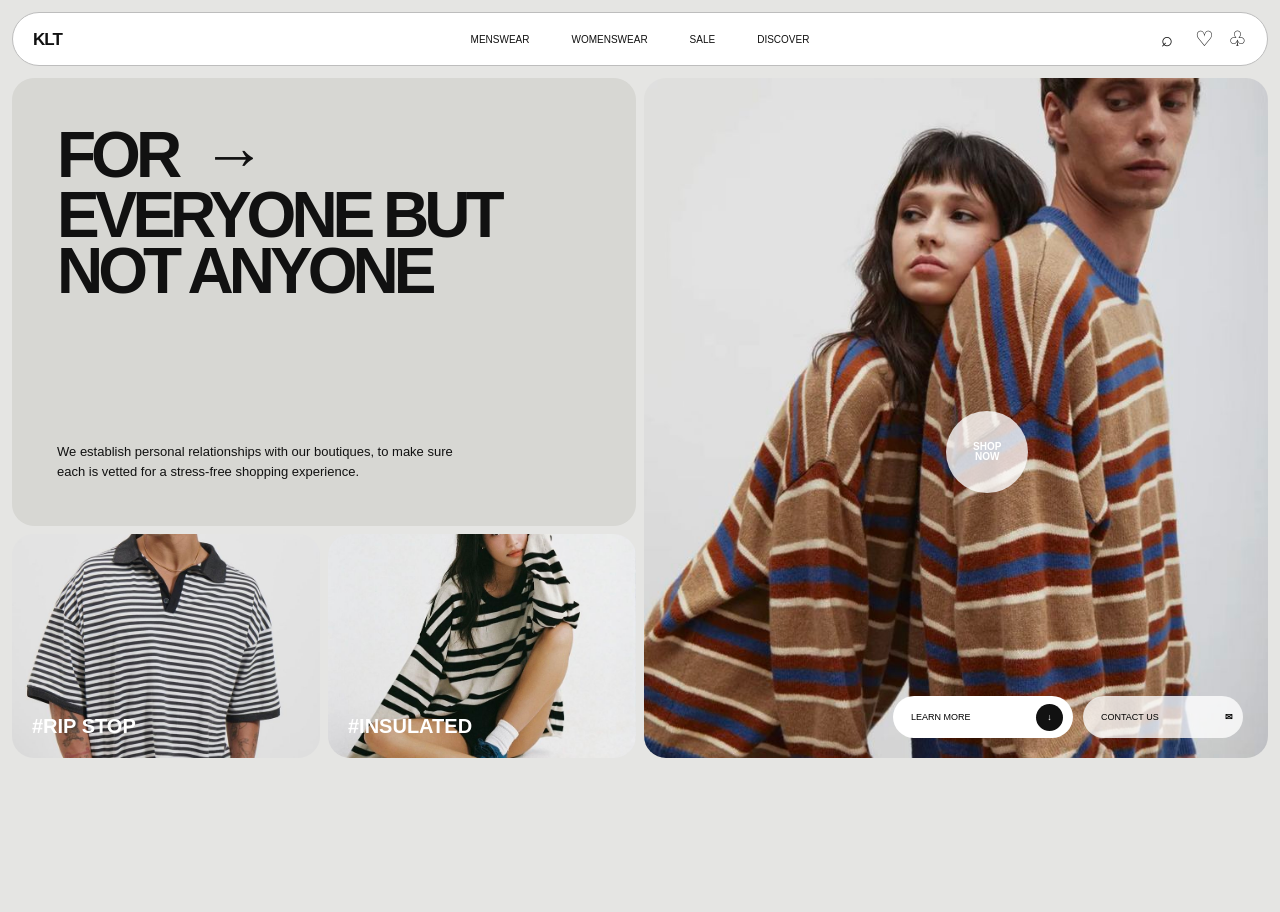
<file: index.html>
<!DOCTYPE html>
<html lang="en">

<head>

    <meta charset="UTF-8">

    <meta name="viewport" content="width=device-width, initial-scale=1.0">

    <title>KLT</title>

    <link rel="stylesheet" href="style.css">

</head>


<body>


    <!-- ================= NAVBAR ================= -->

    <header class="navbar">


        <a href="index.html" class="logo">
            KLT
        </a>



        <nav>

            <a href="mens.html">
                MENSWEAR
            </a>

            <a href="womens.html">
                WOMENSWEAR
            </a>

            <a href="sale.html">
                SALE
            </a>

            <a href="discover.html">
                DISCOVER
            </a>

        </nav>



        <div class="nav-right">


            <!-- SEARCH -->

            <button
                type="button"
                class="search"
                onclick="window.location.href='search.html'"
                aria-label="Search"
            >

                <span>⌕</span>

                <span>
                    Search
                </span>

            </button>



            <!-- WISHLIST -->

            <button
                type="button"
                aria-label="Wishlist"
                onclick="window.location.href='wishlist.html'"
            >

                ♡

            </button>



            <!-- SHOPPING BAG -->

            <button
                type="button"
                aria-label="Shopping Bag"
                onclick="window.location.href='bag.html'"
            >

                ♧

            </button>


        </div>


    </header>




    <!-- ================= MAIN ================= -->

    <main class="container">


        <!-- ================= LEFT COLUMN ================= -->

        <div class="left-column">


            <!-- TEXT CARD -->

            <section class="text-card">


                <div class="heading">


                    <div class="first-line">

                        <h1>
                            FOR
                        </h1>

                        <span class="arrow">
                            →
                        </span>

                    </div>


                    <h1>
                        EVERYONE BUT
                    </h1>


                    <h1>
                        NOT ANYONE
                    </h1>


                </div>


                <p>

                    We establish personal relationships with our boutiques,
                    to make sure each is vetted for a stress-free shopping
                    experience.

                </p>


            </section>




            <!-- SMALL IMAGE CARDS -->

            <div class="small-cards">


                <!-- IMAGE 2 -->

                <section class="small-card">


                    <img
                        src="assets/2.jpg"
                        alt="KLT fashion"
                    >


                    <div class="card-title">

                        #RIP STOP

                    </div>


                </section>




                <!-- IMAGE 3 -->

                <section class="small-card">


                    <img
                        src="assets/3.jpg"
                        alt="KLT fashion"
                    >


                    <div class="card-title">

                        #INSULATED

                    </div>


                </section>


            </div>


        </div>




        <!-- ================= RIGHT HERO ================= -->

        <section class="hero">


            <img
                src="assets/1.jpg"
                alt="KLT fashion collection"
            >



            <!-- SHOP BUTTON -->

            <button
                class="shop-button"
                type="button"
                onclick="window.location.href='mens.html'"
            >

                <span>
                    SHOP
                </span>

                <span>
                    NOW
                </span>

            </button>




            <!-- HERO ACTIONS -->

            <div class="hero-actions">


                <button
                    class="learn-button"
                    type="button"
                    onclick="window.location.href='discover.html'"
                >

                    <span>
                        LEARN MORE
                    </span>

                    <b>
                        ↓
                    </b>

                </button>



                <button
                    class="contact-button"
                    type="button"
                    onclick="window.location.href='discover.html'"
                >

                    <span>
                        CONTACT US
                    </span>

                    <b>
                        ✉
                    </b>

                </button>


            </div>


        </section>


    </main>




    <script src="script.js"></script>


</body>

</html>
</file>
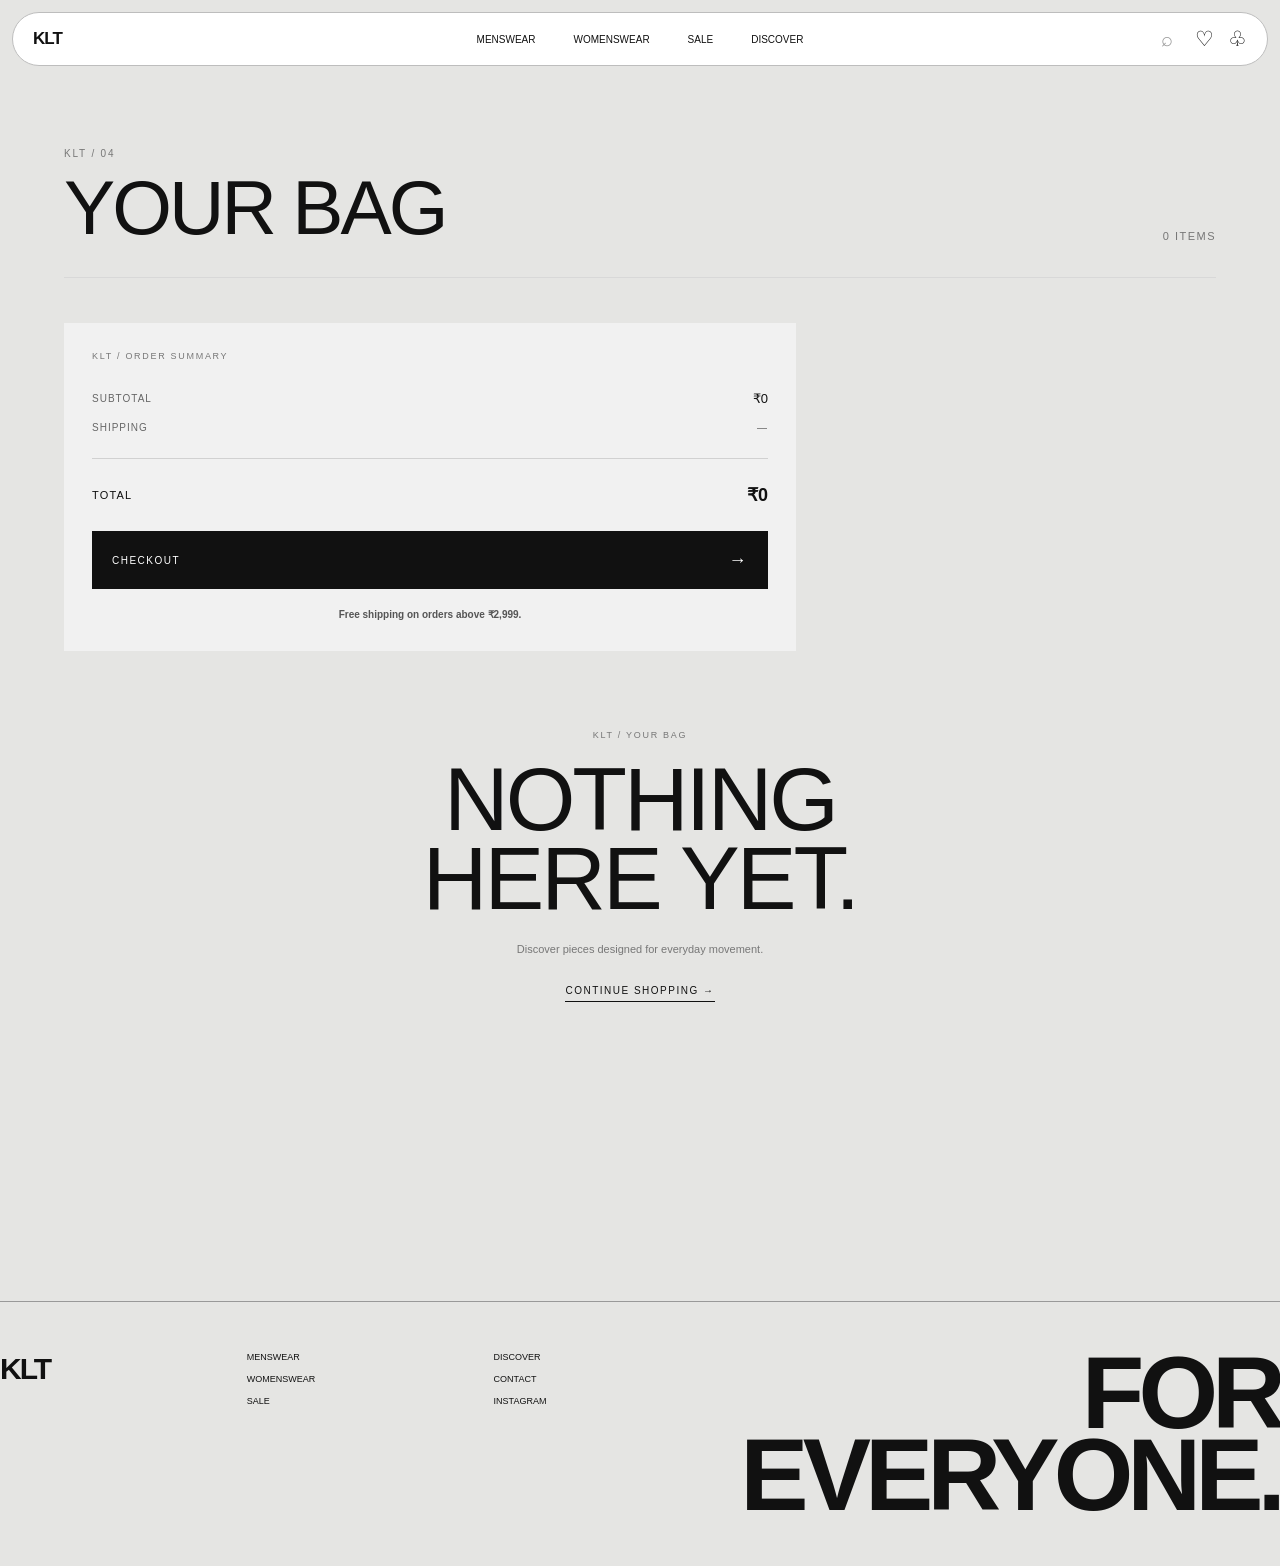
<file: bag.html>
<!DOCTYPE html>
<html lang="en">

<head>

    <meta charset="UTF-8">

    <meta name="viewport" content="width=device-width, initial-scale=1.0">

    <title>KLT — Shopping Bag</title>

    <link rel="stylesheet" href="style.css">

</head>


<body>


    <!-- =====================================================
         NAVBAR
    ====================================================== -->

    <header class="shop-navbar">


        <!-- LOGO -->

        <a href="index.html" class="shop-logo">
            KLT
        </a>



        <!-- NAVIGATION -->

        <nav class="shop-nav">

            <a href="mens.html">
                MENSWEAR
            </a>

            <a href="womens.html">
                WOMENSWEAR
            </a>

            <a href="sale.html">
                SALE
            </a>

            <a href="discover.html">
                DISCOVER
            </a>

        </nav>



        <!-- RIGHT SIDE -->

        <div class="shop-actions">


            <!-- SEARCH -->

            <a
                href="search.html"
                class="shop-search"
                aria-label="Search KLT"
            >

                <span>⌕</span>

                <span>
                    Search
                </span>

            </a>



            <!-- WISHLIST -->

            <button
                type="button"
                aria-label="Wishlist"
                onclick="window.location.href='wishlist.html'"
            >
                ♡
            </button>



            <!-- BAG -->

            <button
                type="button"
                class="bag-nav-button"
                aria-label="Shopping bag"
                onclick="window.location.href='bag.html'"
            >
                ♧
            </button>


        </div>


    </header>




    <!-- =====================================================
         BAG PAGE
    ====================================================== -->

    <main class="bag-page">


        <!-- =================================================
             HEADER
        ================================================== -->

        <section class="bag-header">


            <div>

                <p>
                    KLT / 04
                </p>


                <h1>
                    YOUR BAG
                </h1>

            </div>


            <span id="bagCount">
                0 ITEMS
            </span>


        </section>




        <!-- =================================================
             BAG CONTENT
        ================================================== -->

        <section class="bag-layout">


            <!-- =================================================
                 PRODUCTS
            ================================================== -->

            <div
                class="bag-items"
                id="bagItems"
            >
            </div>




            <!-- =================================================
                 SUMMARY
            ================================================== -->

            <aside class="bag-summary">


                <p class="summary-label">
                    KLT / ORDER SUMMARY
                </p>



                <div class="summary-row">

                    <span>
                        SUBTOTAL
                    </span>


                    <strong id="subtotal">
                        ₹0
                    </strong>

                </div>



                <div class="summary-row">

                    <span>
                        SHIPPING
                    </span>


                    <span id="shipping">
                        —
                    </span>

                </div>



                <div class="summary-divider"></div>



                <div class="summary-total">

                    <span>
                        TOTAL
                    </span>


                    <strong id="total">
                        ₹0
                    </strong>

                </div>



                <button
                    class="checkout-button"
                    id="checkoutButton"
                    type="button"
                >

                    <span>
                        CHECKOUT
                    </span>


                    <b>
                        →
                    </b>

                </button>



                <p class="shipping-note">

                    Free shipping on orders
                    above ₹2,999.

                </p>


            </aside>


        </section>




        <!-- =================================================
             EMPTY BAG
        ================================================== -->

        <section
            class="empty-bag"
            id="emptyBag"
            style="display:none;"
        >


            <p>
                KLT / YOUR BAG
            </p>


            <h2>
                NOTHING
                <br>
                HERE YET.
            </h2>


            <span>
                Discover pieces designed
                for everyday movement.
            </span>


            <a href="mens.html">
                CONTINUE SHOPPING →
            </a>


        </section>


    </main>




    <!-- =====================================================
         FOOTER
    ====================================================== -->

    <footer class="shop-footer">


        <div class="footer-logo">
            KLT
        </div>



        <div>

            <p>
                <a href="mens.html">MENSWEAR</a>
            </p>

            <p>
                <a href="womens.html">WOMENSWEAR</a>
            </p>

            <p>
                <a href="sale.html">SALE</a>
            </p>

        </div>



        <div>

            <p>
                <a href="discover.html">DISCOVER</a>
            </p>

            <p>
                CONTACT
            </p>

            <p>
                INSTAGRAM
            </p>

        </div>



        <div class="footer-big">

            FOR
            <br>
            EVERYONE.

        </div>


    </footer>




    <!-- =====================================================
         BAG SCRIPT
    ====================================================== -->

    <script>


        /* =====================================================
           GET BAG
        ====================================================== */

        let bag =
            JSON.parse(
                localStorage.getItem("kltBag")
            ) || [];



        /* =====================================================
           ELEMENTS
        ====================================================== */

        const bagItems =
            document.getElementById("bagItems");


        const emptyBag =
            document.getElementById("emptyBag");


        const bagCount =
            document.getElementById("bagCount");


        const subtotalElement =
            document.getElementById("subtotal");


        const shippingElement =
            document.getElementById("shipping");


        const totalElement =
            document.getElementById("total");




        /* =====================================================
           FORMAT PRICE
        ====================================================== */

        function getPrice(price) {

            return Number(
                String(price)
                    .replace("₹", "")
                    .replace(/,/g, "")
            );

        }




        /* =====================================================
           FORMAT CURRENCY
        ====================================================== */

        function formatPrice(price) {

            return "₹" +
                price.toLocaleString("en-IN");

        }




        /* =====================================================
           UPDATE BAG
        ====================================================== */

        function updateBag() {


            bagItems.innerHTML = "";


            /* ================= EMPTY BAG ================= */

            if (bag.length === 0) {


                bagItems.style.display =
                    "none";


                emptyBag.style.display =
                    "flex";


                bagCount.textContent =
                    "0 ITEMS";


                subtotalElement.textContent =
                    "₹0";


                shippingElement.textContent =
                    "—";


                totalElement.textContent =
                    "₹0";


                return;

            }


            bagItems.style.display =
                "flex";


            emptyBag.style.display =
                "none";




            /* ================= COUNT ================= */

            const totalItems =
                bag.reduce(
                    (total, item) =>
                        total +
                        Number(item.quantity || 0),
                    0
                );


            bagCount.textContent =
                totalItems +
                (
                    totalItems === 1
                        ? " ITEM"
                        : " ITEMS"
                );




            /* ================= PRODUCTS ================= */

            bag.forEach(
                (item, index) => {


                    const price =
                        getPrice(item.price);


                    const quantity =
                        Number(item.quantity) || 1;


                    const itemTotal =
                        price * quantity;


                    const article =
                        document.createElement(
                            "article"
                        );


                    article.className =
                        "bag-item";


                    article.innerHTML = `

                        <div class="bag-item-image">

                            <img
                                src="${item.image}"
                                alt="${item.name}"
                            >

                        </div>


                        <div class="bag-item-info">


                            <div class="bag-item-top">

                                <div>

                                    <p class="bag-category">
                                        KLT / COLLECTION
                                    </p>


                                    <h2>
                                        ${item.name}
                                    </h2>


                                    <p class="bag-size">
                                        SIZE / ${item.size || "N/A"}
                                    </p>

                                </div>


                                <strong>
                                    ${formatPrice(itemTotal)}
                                </strong>

                            </div>



                            <div class="bag-item-bottom">


                                <div class="quantity-control">


                                    <button
                                        type="button"
                                        data-action="decrease"
                                        data-index="${index}"
                                        aria-label="Decrease quantity"
                                    >
                                        −
                                    </button>


                                    <span>
                                        ${quantity}
                                    </span>


                                    <button
                                        type="button"
                                        data-action="increase"
                                        data-index="${index}"
                                        aria-label="Increase quantity"
                                    >
                                        +
                                    </button>


                                </div>



                                <button
                                    class="remove-item"
                                    type="button"
                                    data-action="remove"
                                    data-index="${index}"
                                >
                                    REMOVE
                                </button>


                            </div>


                        </div>

                    `;


                    bagItems.appendChild(article);

                }
            );




            /* ================= TOTAL ================= */

            const subtotal =
                bag.reduce(
                    (total, item) =>
                        total +
                        (
                            getPrice(item.price) *
                            (Number(item.quantity) || 1)
                        ),
                    0
                );


            let shipping = 0;


            if (
                subtotal > 0 &&
                subtotal < 2999
            ) {

                shipping = 99;

            }


            const total =
                subtotal +
                shipping;


            subtotalElement.textContent =
                formatPrice(subtotal);


            shippingElement.textContent =
                shipping === 0
                    ? "FREE"
                    : formatPrice(shipping);


            totalElement.textContent =
                formatPrice(total);

        }




        /* =====================================================
           QUANTITY + REMOVE
        ====================================================== */

        bagItems.addEventListener(
            "click",
            function(event) {


                const button =
                    event.target.closest(
                        "button"
                    );


                if (!button) {
                    return;
                }


                const index =
                    Number(
                        button.dataset.index
                    );


                const action =
                    button.dataset.action;


                if (
                    action === "increase"
                ) {

                    bag[index].quantity =
                        (Number(bag[index].quantity) || 1) + 1;

                }


                if (
                    action === "decrease"
                ) {

                    bag[index].quantity =
                        (Number(bag[index].quantity) || 1) - 1;


                    if (
                        bag[index].quantity <= 0
                    ) {

                        bag.splice(index, 1);

                    }

                }


                if (
                    action === "remove"
                ) {

                    bag.splice(index, 1);

                }


                localStorage.setItem(
                    "kltBag",
                    JSON.stringify(bag)
                );


                updateBag();

            }
        );




        /* =====================================================
           CHECKOUT
        ====================================================== */

        document
            .getElementById("checkoutButton")
            .addEventListener(
                "click",
                function() {


                    if (bag.length === 0) {

                        return;

                    }


                    alert(
                        "KLT checkout is coming next."
                    );

                }
            );




        /* =====================================================
           INITIAL LOAD
        ====================================================== */

        updateBag();


    </script>


</body>

</html>
</file>
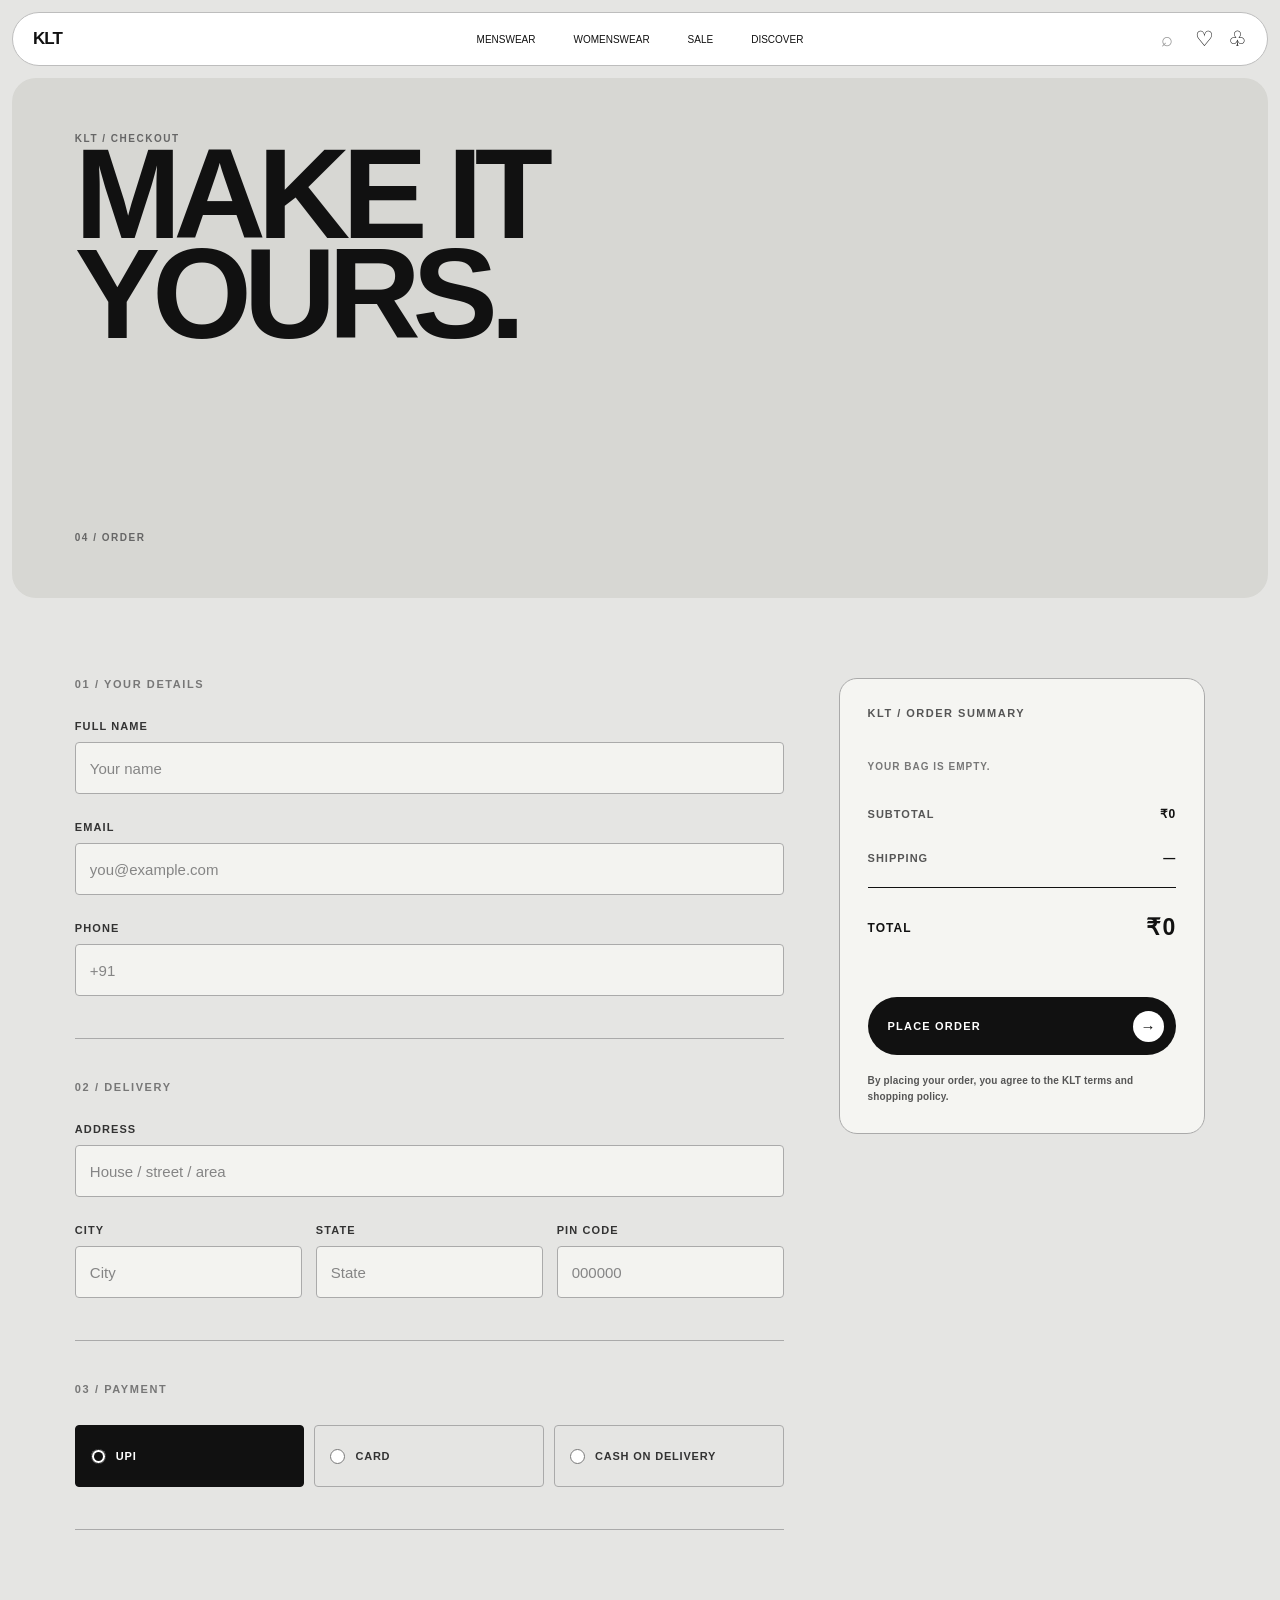
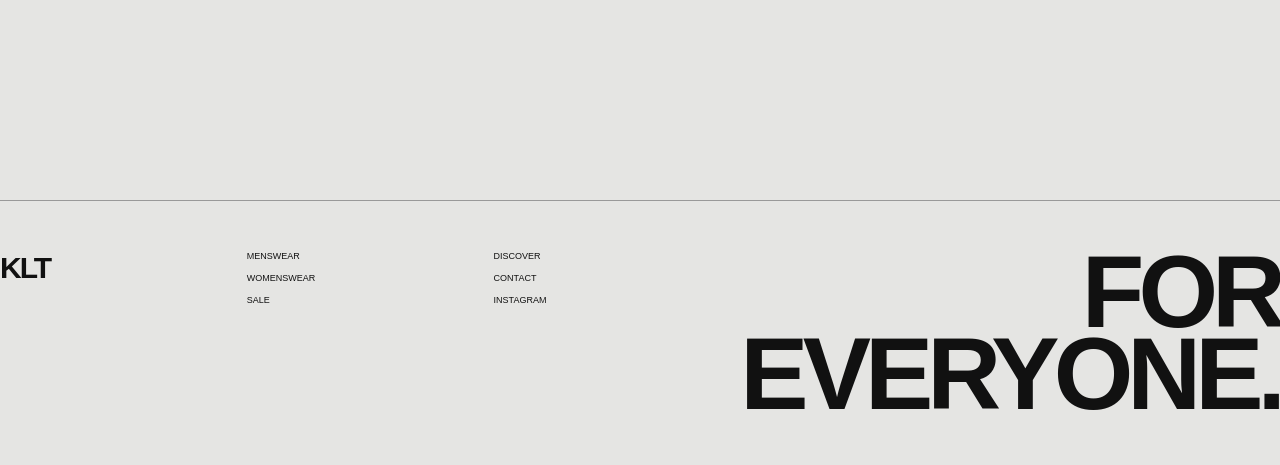
<file: checkout.html>
<!DOCTYPE html>
<html lang="en">
<head>
    <meta charset="UTF-8">
    <meta name="viewport" content="width=device-width, initial-scale=1.0">
    <title>KLT — Checkout</title>
    <link rel="stylesheet" href="style.css">
</head>

<body>

<header class="shop-navbar">

    <a href="index.html" class="shop-logo">KLT</a>

    <nav class="shop-nav">
        <a href="mens.html">MENSWEAR</a>
        <a href="womens.html">WOMENSWEAR</a>
        <a href="sale.html">SALE</a>
        <a href="discover.html">DISCOVER</a>
    </nav>

    <div class="shop-actions">

        <a href="search.html" class="shop-search" aria-label="Search KLT">
            <span>⌕</span>
            <span>Search</span>
        </a>

        <button type="button" aria-label="Wishlist"
            onclick="window.location.href='wishlist.html'">♡</button>

        <button type="button" aria-label="Shopping bag"
            onclick="window.location.href='bag.html'">♧</button>

    </div>
</header>


<main class="checkout-page">

    <section class="checkout-header">
        <div>
            <p>KLT / CHECKOUT</p>
            <h1>MAKE IT<br>YOURS.</h1>
        </div>

        <span>04 / ORDER</span>
    </section>


    <section class="checkout-layout">

        <div class="checkout-form">

            <div class="checkout-section">
                <div class="checkout-section-heading">
                    <p>01 / YOUR DETAILS</p>
                </div>

                <div class="checkout-fields">

                    <label>
                        <span>FULL NAME</span>
                        <input id="fullName" type="text" placeholder="Your name">
                    </label>

                    <label>
                        <span>EMAIL</span>
                        <input id="email" type="email" placeholder="you@example.com">
                    </label>

                    <label>
                        <span>PHONE</span>
                        <input id="phone" type="tel" placeholder="+91">
                    </label>

                </div>
            </div>


            <div class="checkout-section">
                <div class="checkout-section-heading">
                    <p>02 / DELIVERY</p>
                </div>

                <div class="checkout-fields">

                    <label>
                        <span>ADDRESS</span>
                        <input id="address" type="text" placeholder="House / street / area">
                    </label>

                    <div class="checkout-field-row">

                        <label>
                            <span>CITY</span>
                            <input id="city" type="text" placeholder="City">
                        </label>

                        <label>
                            <span>STATE</span>
                            <input id="state" type="text" placeholder="State">
                        </label>

                        <label>
                            <span>PIN CODE</span>
                            <input id="pin" type="text" inputmode="numeric" maxlength="6" placeholder="000000">
                        </label>

                    </div>

                </div>
            </div>


            <div class="checkout-section">

                <div class="checkout-section-heading">
                    <p>03 / PAYMENT</p>
                </div>

                <div class="payment-options">

                    <label class="payment-option">
                        <input type="radio" name="payment" value="UPI" checked>
                        <span>UPI</span>
                    </label>

                    <label class="payment-option">
                        <input type="radio" name="payment" value="CARD">
                        <span>CARD</span>
                    </label>

                    <label class="payment-option">
                        <input type="radio" name="payment" value="COD">
                        <span>CASH ON DELIVERY</span>
                    </label>

                </div>

            </div>

        </div>


        <aside class="checkout-summary">

            <p class="checkout-summary-label">KLT / ORDER SUMMARY</p>

            <div id="checkoutItems"></div>

            <div class="checkout-summary-line">
                <span>SUBTOTAL</span>
                <strong id="checkoutSubtotal">₹0</strong>
            </div>

            <div class="checkout-summary-line">
                <span>SHIPPING</span>
                <strong id="checkoutShipping">—</strong>
            </div>

            <div class="checkout-summary-divider"></div>

            <div class="checkout-summary-total">
                <span>TOTAL</span>
                <strong id="checkoutTotal">₹0</strong>
            </div>

            <p id="checkoutMessage" class="checkout-message"></p>

            <button id="placeOrder" class="place-order-button" type="button">
                <span>PLACE ORDER</span>
                <b>→</b>
            </button>

            <p class="checkout-note">
                By placing your order, you agree to the KLT
                terms and shopping policy.
            </p>

        </aside>

    </section>

</main>


<footer class="shop-footer">

    <div class="footer-logo">KLT</div>

    <div>
        <p><a href="mens.html">MENSWEAR</a></p>
        <p><a href="womens.html">WOMENSWEAR</a></p>
        <p><a href="sale.html">SALE</a></p>
    </div>

    <div>
        <p><a href="discover.html">DISCOVER</a></p>
        <p>CONTACT</p>
        <p>INSTAGRAM</p>
    </div>

    <div class="footer-big">
        FOR<br>EVERYONE.
    </div>

</footer>


<script>

const bag =
    JSON.parse(localStorage.getItem("kltBag")) || [];

const checkoutItems =
    document.getElementById("checkoutItems");

const subtotalElement =
    document.getElementById("checkoutSubtotal");

const shippingElement =
    document.getElementById("checkoutShipping");

const totalElement =
    document.getElementById("checkoutTotal");

const message =
    document.getElementById("checkoutMessage");


function getPrice(price) {

    return Number(
        String(price)
            .replace("₹", "")
            .replace(/,/g, "")
    );

}


function formatPrice(price) {

    return "₹" + price.toLocaleString("en-IN");

}


function calculateOrder() {

    let subtotal = 0;

    checkoutItems.innerHTML = "";

    if (bag.length === 0) {

        checkoutItems.innerHTML = `
            <p class="checkout-empty">
                YOUR BAG IS EMPTY.
            </p>
        `;

        subtotalElement.textContent = "₹0";
        shippingElement.textContent = "—";
        totalElement.textContent = "₹0";

        return;

    }


    bag.forEach(item => {

        const quantity =
            Number(item.quantity) || 1;

        const price =
            getPrice(item.price);

        subtotal += price * quantity;

        const row =
            document.createElement("div");

        row.className =
            "checkout-item";

        row.innerHTML = `
            <div>
                <strong>${item.name}</strong>
                <span>SIZE / ${item.size || "N/A"} · QTY / ${quantity}</span>
            </div>
            <b>${formatPrice(price * quantity)}</b>
        `;

        checkoutItems.appendChild(row);

    });


    const shipping =
        subtotal > 0 && subtotal < 2999
            ? 99
            : 0;

    const total =
        subtotal + shipping;


    subtotalElement.textContent =
        formatPrice(subtotal);

    shippingElement.textContent =
        shipping === 0
            ? "FREE"
            : formatPrice(shipping);

    totalElement.textContent =
        formatPrice(total);

}


calculateOrder();


document
    .getElementById("placeOrder")
    .addEventListener("click", function () {

        message.textContent = "";

        if (bag.length === 0) {

            message.textContent =
                "Your bag is empty.";

            return;

        }


        const requiredFields = [
            ["fullName", "FULL NAME"],
            ["email", "EMAIL"],
            ["phone", "PHONE"],
            ["address", "ADDRESS"],
            ["city", "CITY"],
            ["state", "STATE"],
            ["pin", "PIN CODE"]
        ];


        for (const [id, label] of requiredFields) {

            const field =
                document.getElementById(id);

            if (!field.value.trim()) {

                message.textContent =
                    `Please enter your ${label.toLowerCase()}.`;

                field.focus();

                return;

            }

        }


        const pin =
            document.getElementById("pin").value.trim();

        if (!/^\d{6}$/.test(pin)) {

            message.textContent =
                "Please enter a valid 6-digit PIN code.";

            document.getElementById("pin").focus();

            return;

        }


        const subtotal =
            bag.reduce(
                (sum, item) =>
                    sum +
                    getPrice(item.price) *
                    (Number(item.quantity) || 1),
                0
            );

        const shipping =
            subtotal > 0 && subtotal < 2999
                ? 99
                : 0;

        const total =
            subtotal + shipping;


        const orderNumber =
            "#KLT" +
            Math.floor(
                100000 +
                Math.random() * 900000
            );


        const itemCount =
            bag.reduce(
                (sum, item) =>
                    sum +
                    (Number(item.quantity) || 1),
                0
            );


        const payment =
            document.querySelector(
                'input[name="payment"]:checked'
            ).value;


        localStorage.setItem(
            "kltOrder",
            JSON.stringify({
                orderNumber,
                items: itemCount,
                total: formatPrice(total),
                payment,
                customer: {
                    name:
                        document.getElementById("fullName").value.trim(),
                    email:
                        document.getElementById("email").value.trim(),
                    phone:
                        document.getElementById("phone").value.trim()
                },
                shippingAddress: {
                    address:
                        document.getElementById("address").value.trim(),
                    city:
                        document.getElementById("city").value.trim(),
                    state:
                        document.getElementById("state").value.trim(),
                    pin
                }
            })
        );


        localStorage.setItem(
            "kltOrderNumber",
            orderNumber
        );


        /* Clear the bag only after the order is created. */
        localStorage.removeItem("kltBag");


        window.location.href =
            "order-success.html";

    });

</script>

<script src="script.js"></script>

</body>
</html>
</file>
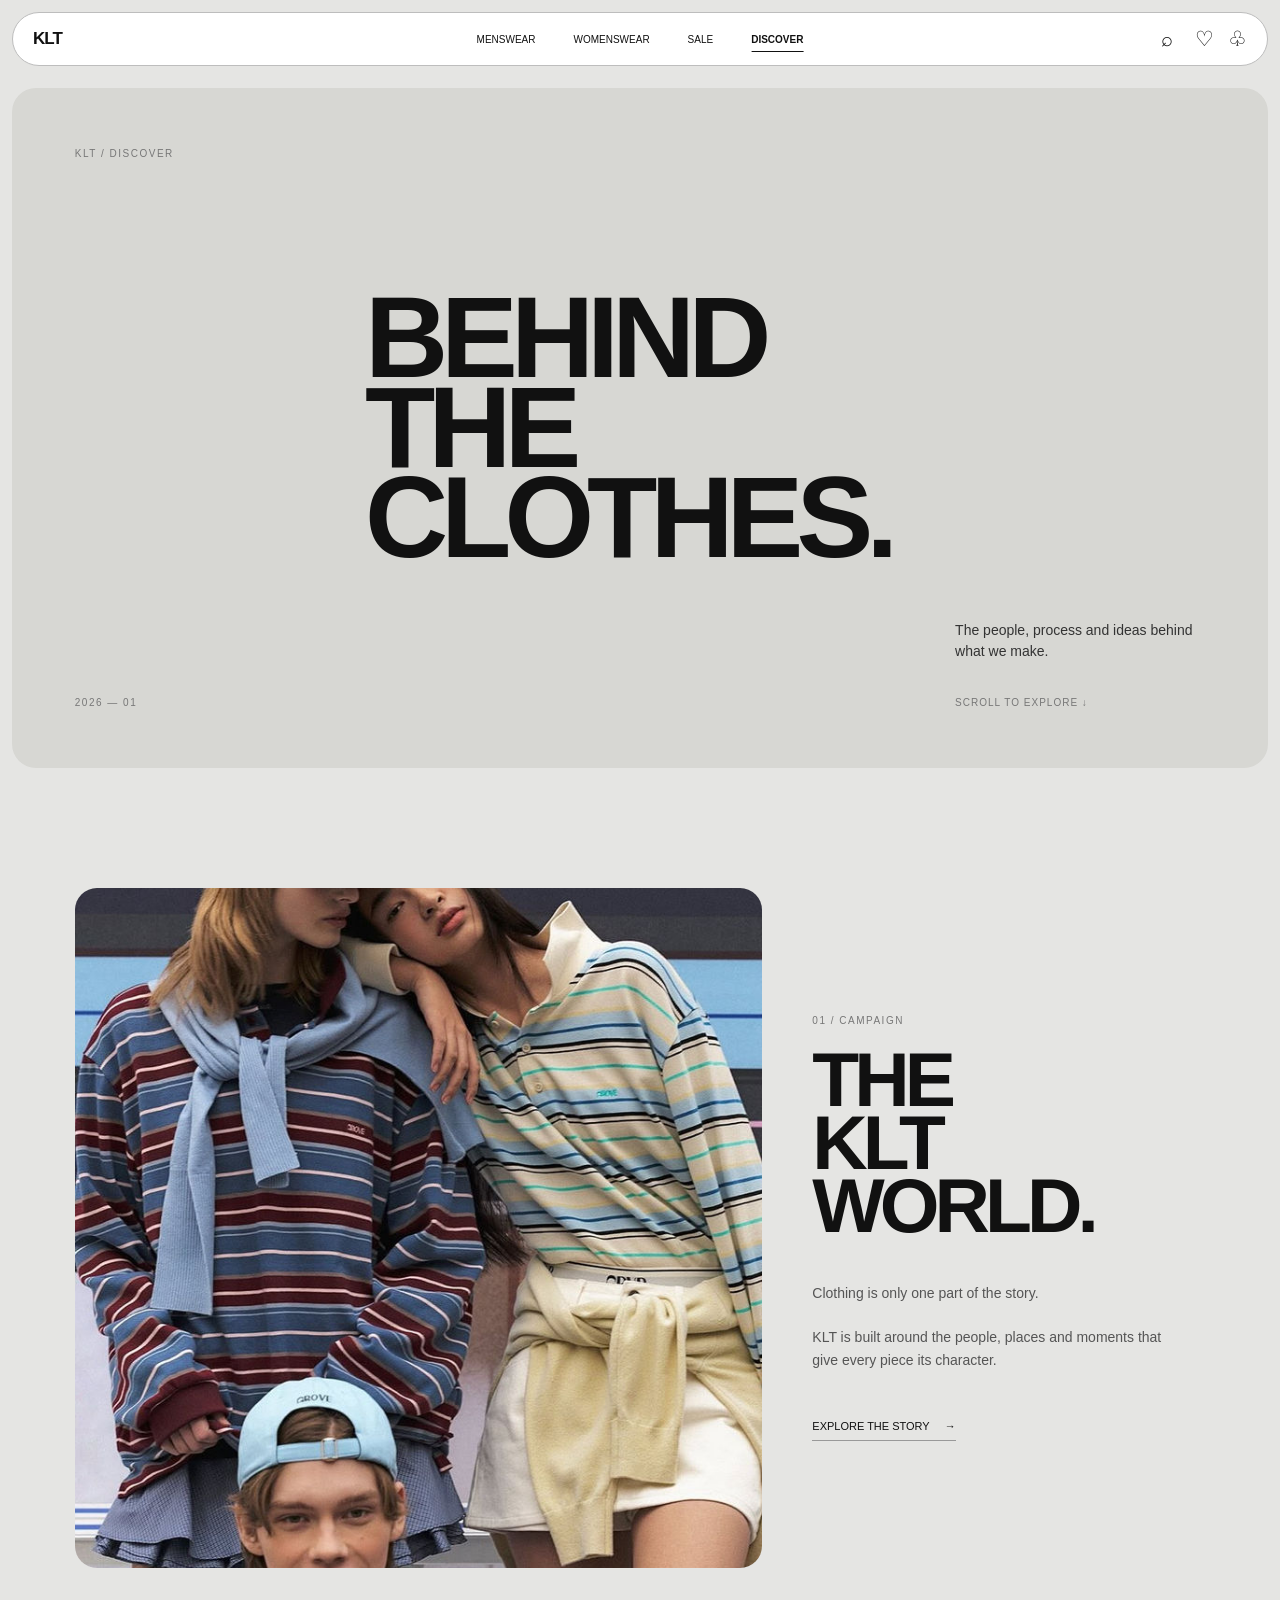
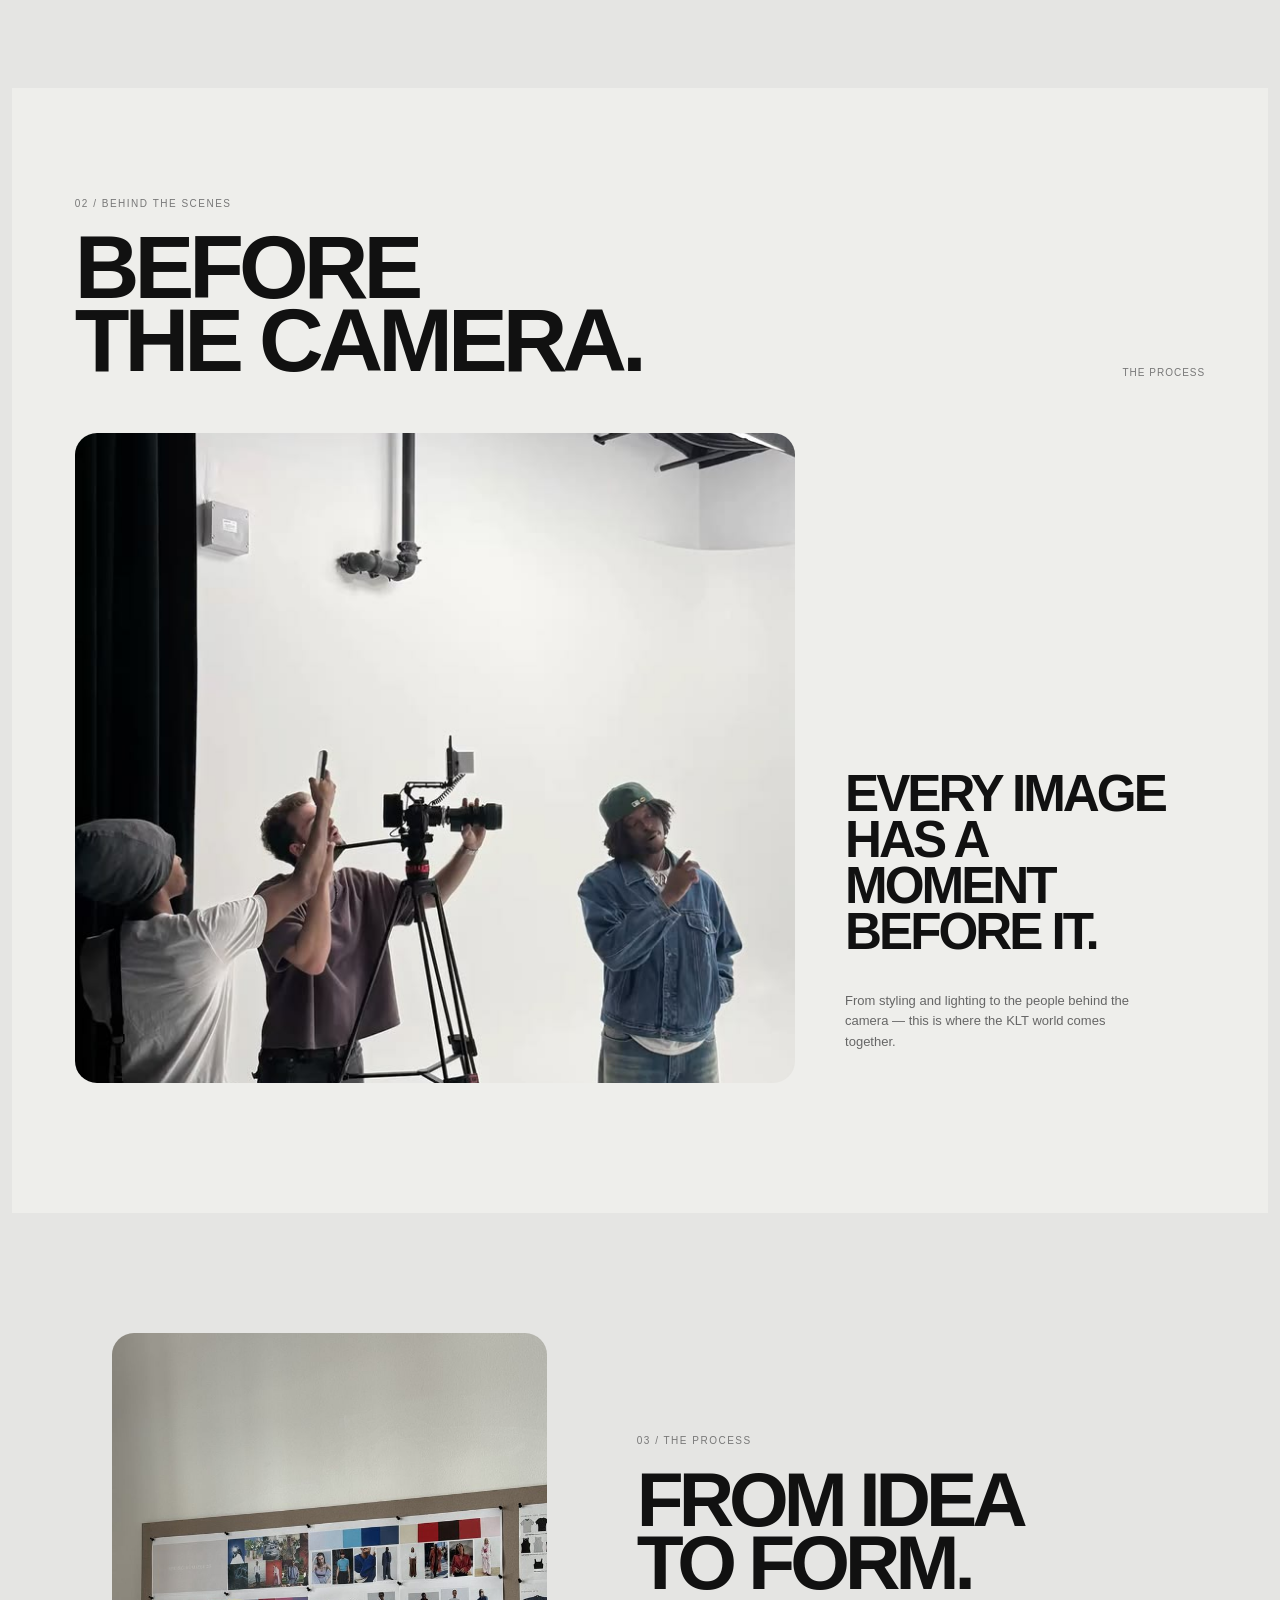
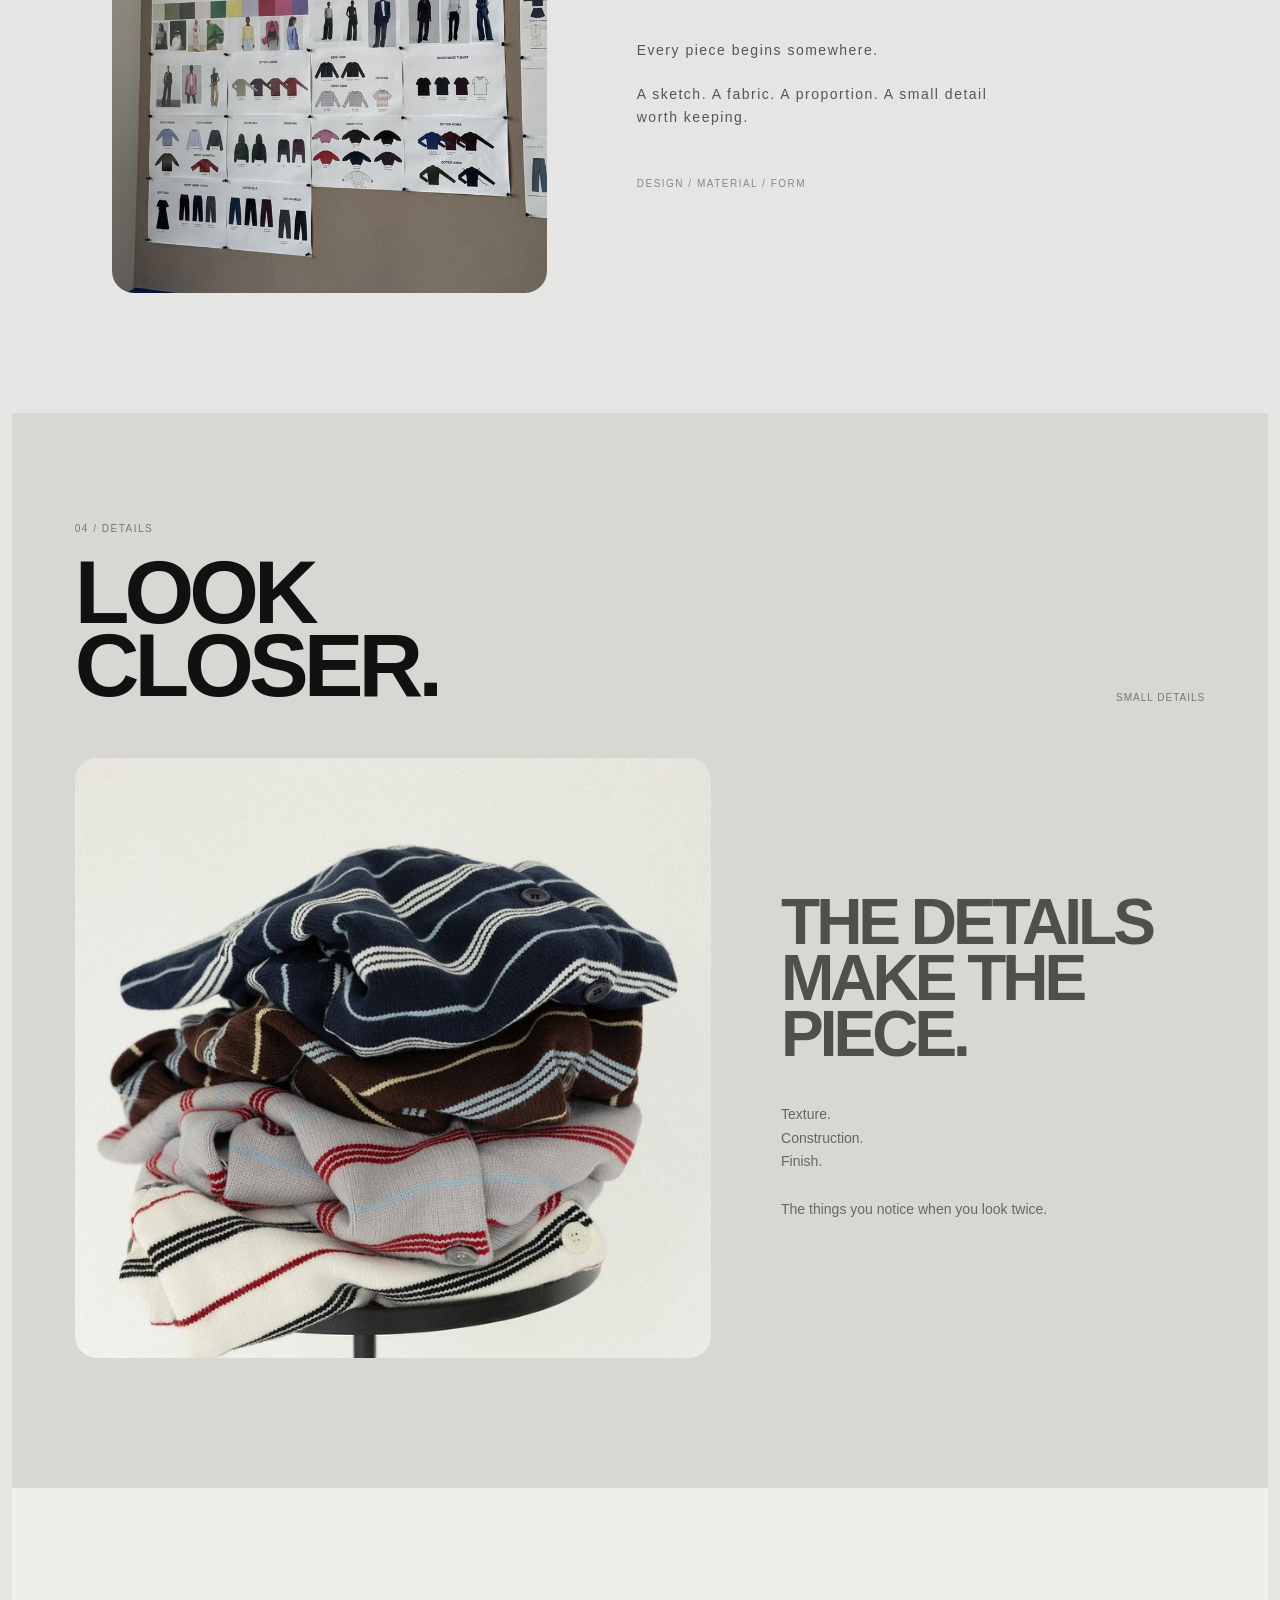
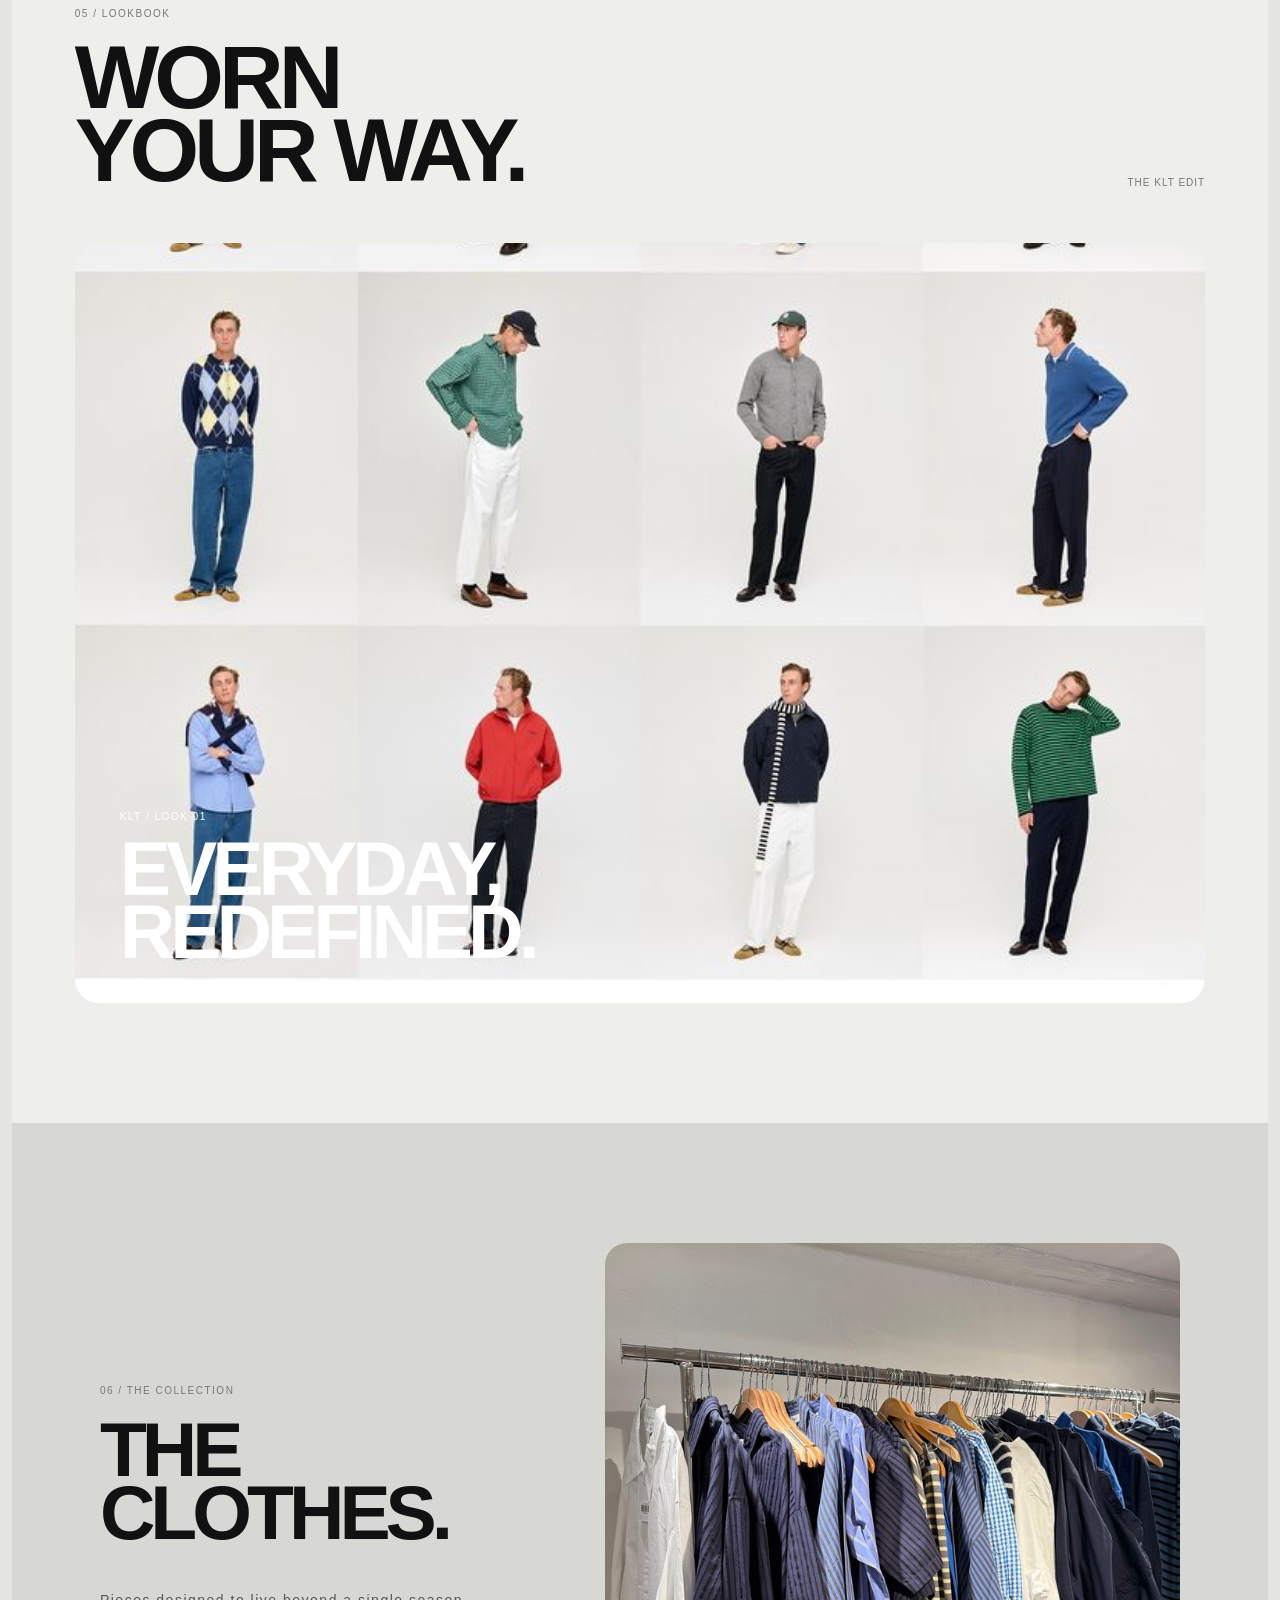
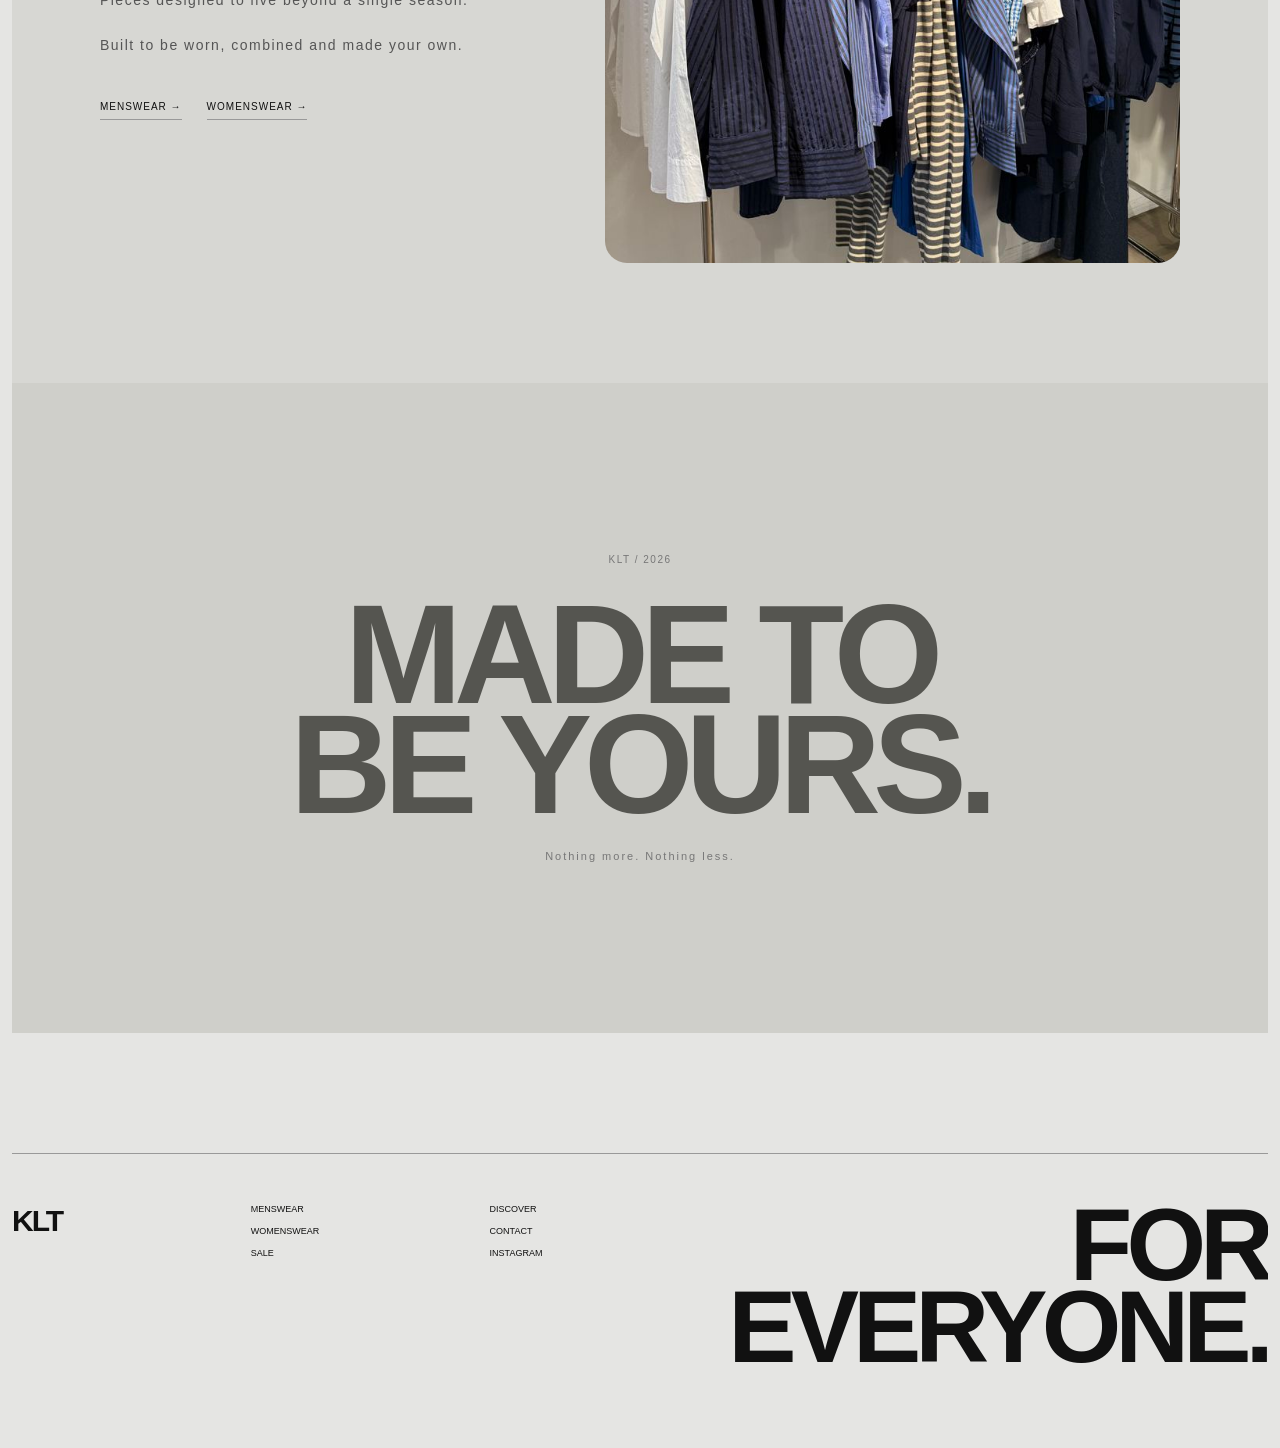
<file: discover.html>
<!DOCTYPE html>
<html lang="en">

<head>

    <meta charset="UTF-8">

    <meta name="viewport" content="width=device-width, initial-scale=1.0">

    <title>KLT — Discover</title>

    <link rel="stylesheet" href="style.css">

</head>


<body>


    <!-- =====================================================
         NAVBAR
    ====================================================== -->

    <header class="shop-navbar">

        <a href="index.html" class="shop-logo">
            KLT
        </a>


        <nav class="shop-nav">

            <a href="mens.html">
                MENSWEAR
            </a>

            <a href="womens.html">
                WOMENSWEAR
            </a>

            <a href="sale.html">
                SALE
            </a>

            <a href="discover.html" class="active">
                DISCOVER
            </a>

        </nav>


        <div class="shop-actions">


            <!-- SEARCH -->

            <button
                type="button"
                class="shop-search"
                onclick="window.location.href='search.html'"
                aria-label="Search"
            >

                <span>⌕</span>

                <span>
                    Search
                </span>

            </button>



            <!-- WISHLIST -->

            <button
                type="button"
                aria-label="Wishlist"
                onclick="window.location.href='wishlist.html'"
            >
                ♡
            </button>



            <!-- BAG -->

            <button
                type="button"
                aria-label="Shopping bag"
                onclick="window.location.href='bag.html'"
            >
                ♧
            </button>


        </div>

    </header>




    <!-- =====================================================
         DISCOVER
    ====================================================== -->

    <main class="discover-page">


        <!-- =================================================
             INTRO
        ================================================== -->

        <section class="discover-intro">


            <div class="discover-intro-small">

                <p>
                    KLT / DISCOVER
                </p>

                <span>
                    2026 — 01
                </span>

            </div>



            <div class="discover-intro-title">

                <h1>
                    BEHIND
                </h1>

                <h1>
                    THE
                </h1>

                <h1>
                    CLOTHES.
                </h1>

            </div>



            <div class="discover-intro-description">

                <p>

                    The people, process and ideas
                    behind what we make.

                </p>


                <span>
                    SCROLL TO EXPLORE ↓
                </span>

            </div>


        </section>




        <!-- =================================================
             HERO / CAMPAIGN
        ================================================== -->

        <section class="discover-campaign">


            <div class="discover-campaign-image">

                <img
                    src="assets/discover/hero.jpg"
                    alt="KLT campaign"
                >

            </div>



            <div class="discover-campaign-content">

                <p>
                    01 / CAMPAIGN
                </p>


                <h2>

                    THE
                    <br>
                    KLT WORLD.

                </h2>


                <p class="discover-copy">

                    Clothing is only one part
                    of the story.

                    <br><br>

                    KLT is built around the people,
                    places and moments that give
                    every piece its character.

                </p>


                <a href="#behind">

                    EXPLORE THE STORY

                    <span>→</span>

                </a>


            </div>


        </section>




        <!-- =================================================
             BEHIND THE SCENES
        ================================================== -->

        <section
            class="discover-behind"
            id="behind"
        >


            <div class="discover-section-heading">


                <div>

                    <p>
                        02 / BEHIND THE SCENES
                    </p>

                    <h2>
                        BEFORE
                        <br>
                        THE CAMERA.
                    </h2>

                </div>


                <span>
                    THE PROCESS
                </span>


            </div>



            <div class="discover-bts-grid">


                <div class="discover-bts-image">

                    <img
                        src="assets/discover/bts.jpg"
                        alt="KLT behind the scenes"
                    >

                </div>



                <div class="discover-bts-text">

                    <p>

                        EVERY IMAGE
                        <br>
                        HAS A MOMENT
                        <br>
                        BEFORE IT.

                    </p>


                    <span>

                        From styling and lighting
                        to the people behind the
                        camera — this is where
                        the KLT world comes together.

                    </span>

                </div>


            </div>


        </section>




        <!-- =================================================
             DESIGN PROCESS
        ================================================== -->

        <section class="discover-design">


            <div class="discover-design-image">

                <img
                    src="assets/discover/design.jpg"
                    alt="KLT clothing design process"
                >

            </div>



            <div class="discover-design-content">


                <p>
                    03 / THE PROCESS
                </p>


                <h2>

                    FROM IDEA
                    <br>
                    TO FORM.

                </h2>


                <p>

                    Every piece begins somewhere.

                    <br><br>

                    A sketch. A fabric.
                    A proportion.
                    A small detail worth keeping.

                </p>


                <span>
                    DESIGN / MATERIAL / FORM
                </span>


            </div>


        </section>




        <!-- =================================================
             DETAILS
        ================================================== -->

        <section class="discover-details">


            <div class="discover-section-heading">


                <div>

                    <p>
                        04 / DETAILS
                    </p>

                    <h2>
                        LOOK
                        <br>
                        CLOSER.
                    </h2>

                </div>


                <span>
                    SMALL DETAILS
                </span>


            </div>



            <div class="discover-details-grid">


                <div class="discover-details-image">

                    <img
                        src="assets/discover/details.jpg"
                        alt="KLT clothing detail"
                    >

                </div>



                <div class="discover-details-copy">

                    <p>

                        THE DETAILS
                        <br>
                        MAKE THE PIECE.

                    </p>


                    <span>

                        Texture.
                        <br>
                        Construction.
                        <br>
                        Finish.

                        <br><br>

                        The things you notice
                        when you look twice.

                    </span>

                </div>


            </div>


        </section>




        <!-- =================================================
             LOOKBOOK
        ================================================== -->

        <section class="discover-lookbook">


            <div class="discover-section-heading">


                <div>

                    <p>
                        05 / LOOKBOOK
                    </p>

                    <h2>
                        WORN
                        <br>
                        YOUR WAY.
                    </h2>

                </div>


                <span>
                    THE KLT EDIT
                </span>


            </div>



            <div class="discover-lookbook-image">

                <img
                    src="assets/discover/lookbook.jpg"
                    alt="KLT lookbook"
                >


                <div class="lookbook-overlay">

                    <span>
                        KLT / LOOK 01
                    </span>

                    <h3>
                        EVERYDAY,
                        <br>
                        REDEFINED.
                    </h3>

                </div>


            </div>


        </section>




        <!-- =================================================
             CLOTHING / COLLECTION
        ================================================== -->

        <section class="discover-collection">


            <div class="discover-collection-content">


                <p>
                    06 / THE COLLECTION
                </p>


                <h2>

                    THE
                    <br>
                    CLOTHES.

                </h2>


                <p>

                    Pieces designed to live
                    beyond a single season.

                    <br><br>

                    Built to be worn,
                    combined and made your own.

                </p>


                <div class="collection-links">

                    <a href="mens.html">
                        MENSWEAR →
                    </a>


                    <a href="womens.html">
                        WOMENSWEAR →
                    </a>

                </div>


            </div>



            <div class="discover-collection-image">

                <img
                    src="assets/discover/clothes.jpg"
                    alt="KLT clothing collection"
                >

            </div>


        </section>




        <!-- =================================================
             FINAL STATEMENT
        ================================================== -->

        <section class="discover-final">


            <p>
                KLT / 2026
            </p>


            <h2>

                MADE TO
                <br>
                BE YOURS.

            </h2>


            <span>
                Nothing more. Nothing less.
            </span>


        </section>




        <!-- =================================================
             FOOTER
        ================================================== -->

        <footer class="shop-footer">


            <div class="footer-logo">
                KLT
            </div>


            <div>

                <p>
                    MENSWEAR
                </p>

                <p>
                    WOMENSWEAR
                </p>

                <p>
                    SALE
                </p>

            </div>


            <div>

                <p>
                    DISCOVER
                </p>

                <p>
                    CONTACT
                </p>

                <p>
                    INSTAGRAM
                </p>

            </div>


            <div class="footer-big">

                FOR
                <br>
                EVERYONE.

            </div>


        </footer>


    </main>


</body>

</html>
</file>
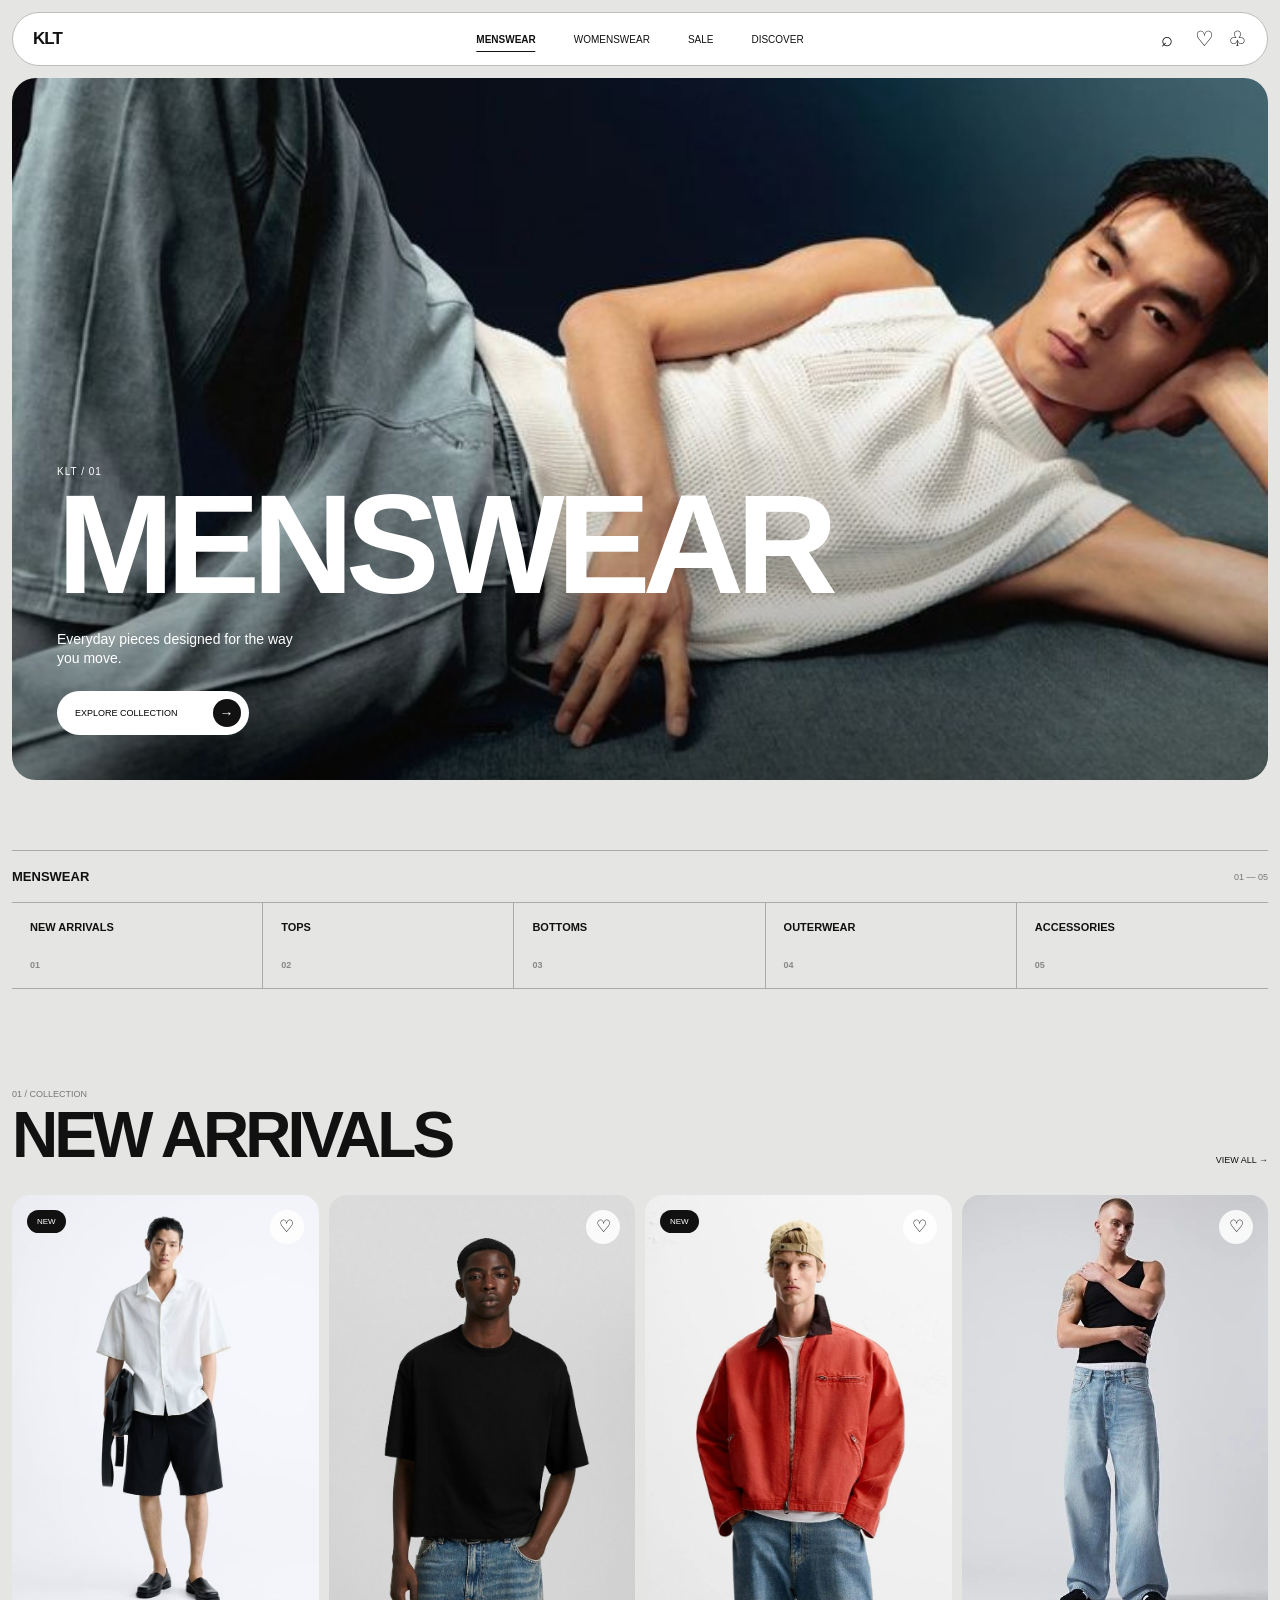
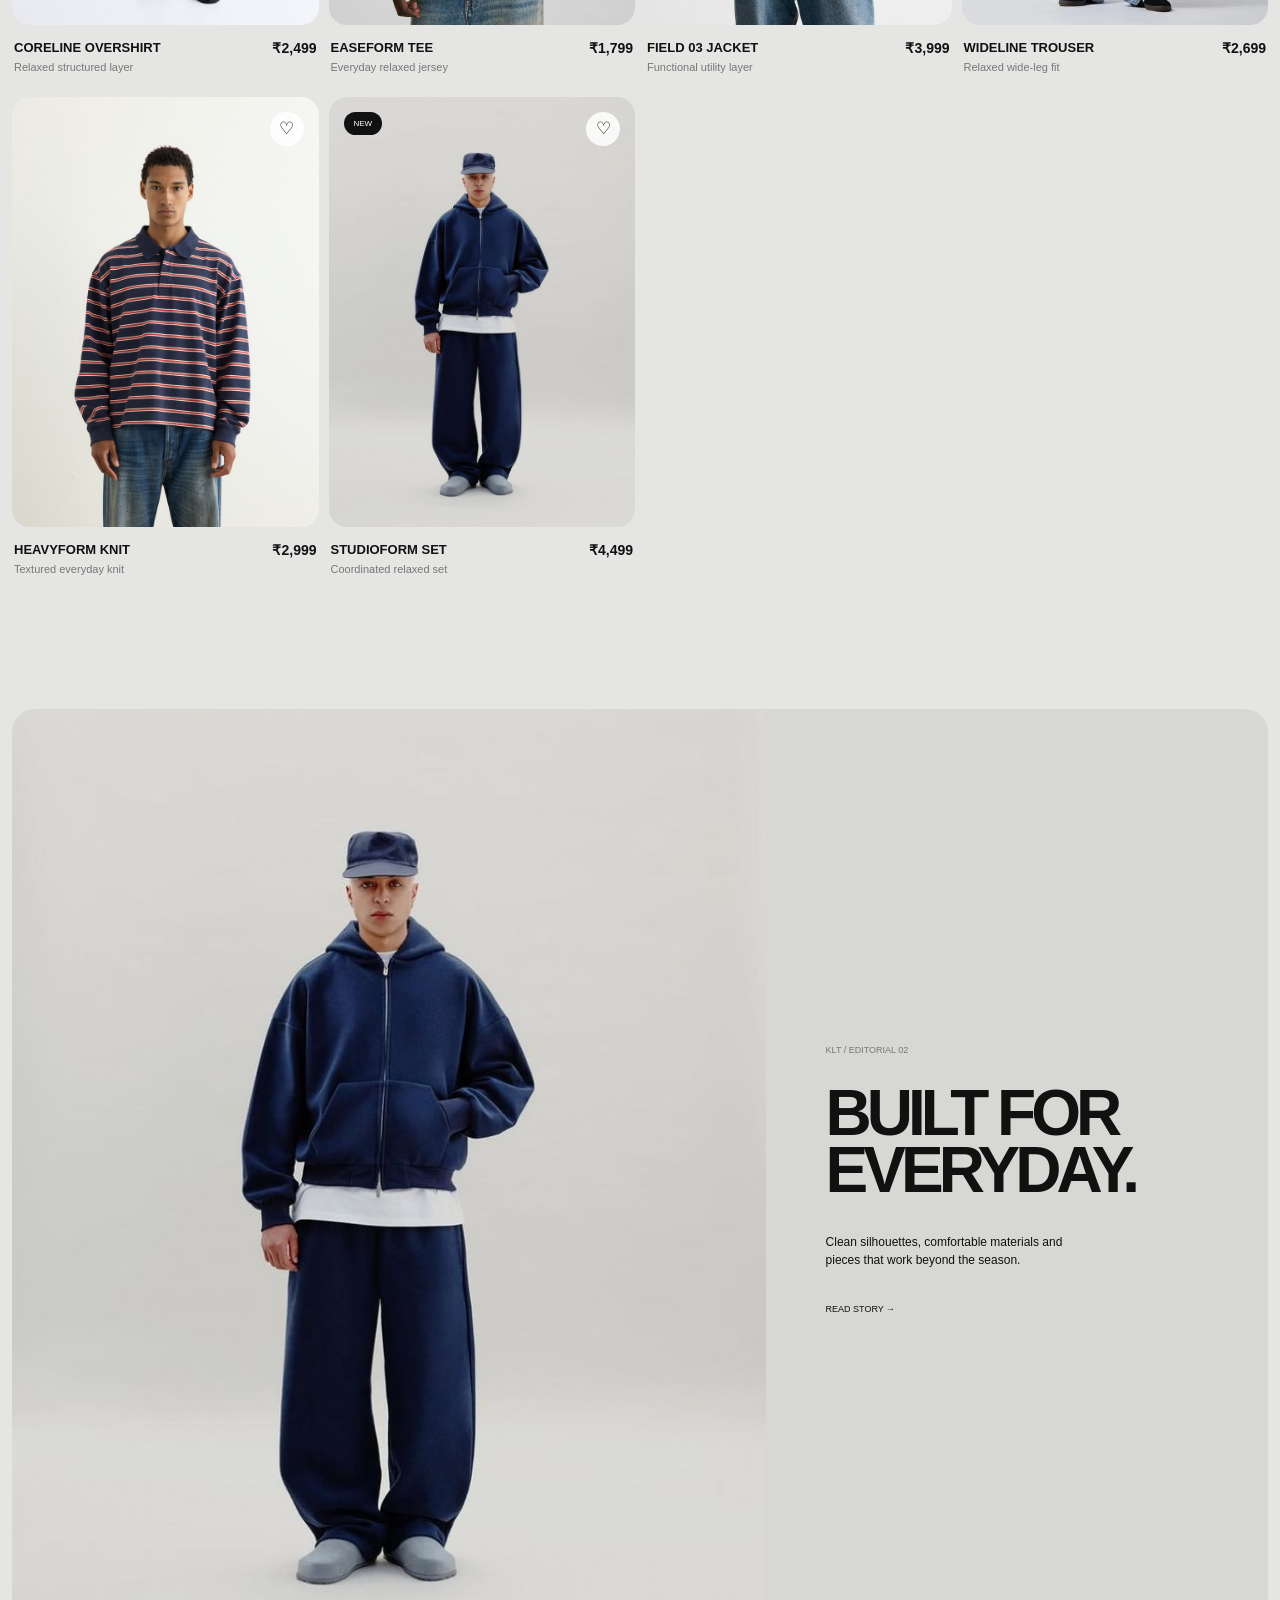
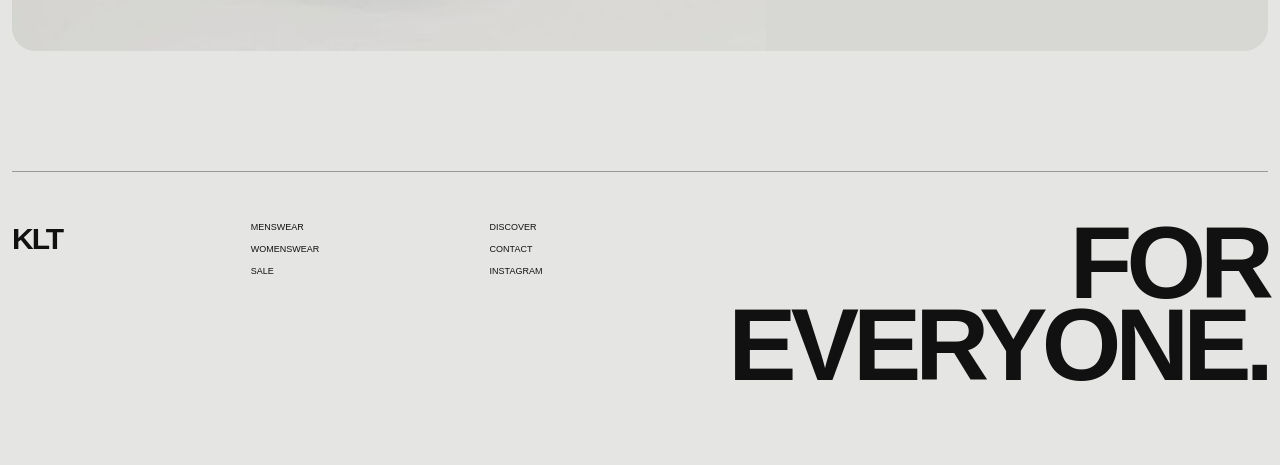
<file: mens.html>
<!DOCTYPE html>
<html lang="en">

<head>

    <meta charset="UTF-8">

    <meta name="viewport" content="width=device-width, initial-scale=1.0">

    <title>KLT — Menswear</title>

    <link rel="stylesheet" href="style.css">

</head>


<body>


    <!-- =================================
         NAVBAR
    ================================== -->

    <header class="shop-navbar">


        <!-- LOGO -->

        <a href="index.html" class="shop-logo">

            <span>KLT</span>

        </a>



        <!-- NAVIGATION -->

        <nav class="shop-nav">

            <a href="mens.html" class="active">
                MENSWEAR
            </a>

            <a href="womens.html">
                WOMENSWEAR
            </a>

            <a href="sale.html">
                SALE
            </a>

            <a href="discover.html">
                DISCOVER
            </a>

        </nav>



        <!-- RIGHT SIDE -->

        <div class="shop-actions">


            <!-- SEARCH -->

            <button
                type="button"
                class="shop-search"
                onclick="window.location.href='search.html'"
                aria-label="Search"
            >

                <span>⌕</span>

                <span>
                    Search
                </span>

            </button>



            <!-- WISHLIST -->

            <button
                type="button"
                aria-label="Wishlist"
                onclick="window.location.href='wishlist.html'"
            >
                ♡
            </button>



            <!-- SHOPPING BAG -->

            <button
                type="button"
                aria-label="Shopping bag"
                onclick="window.location.href='bag.html'"
            >
                ♧
            </button>


        </div>


    </header>




    <!-- =================================
         PAGE
    ================================== -->

    <main class="mens-page">



        <!-- =================================
             HERO
        ================================== -->

        <section class="mens-hero">


            <img
                src="assets/mens/hero.jpg"
                alt="KLT Menswear"
            >


            <div class="mens-hero-content">


                <p class="eyebrow">
                    KLT / 01
                </p>


                <h1>
                    MENSWEAR
                </h1>


                <p class="hero-description">

                    Everyday pieces designed
                    for the way you move.

                </p>


                <button
                    class="explore-button"
                    type="button"
                    onclick="window.location.href='#new'"
                >

                    EXPLORE COLLECTION

                    <span>→</span>

                </button>


            </div>


        </section>




        <!-- =================================
             CATEGORY NAVIGATION
        ================================== -->

        <section class="category-section">


            <div class="section-heading">

                <h2>
                    MENSWEAR
                </h2>


                <span>
                    01 — 05
                </span>

            </div>



            <div class="categories">


                <a href="#new">

                    NEW ARRIVALS

                    <span>01</span>

                </a>


                <a href="#tops">

                    TOPS

                    <span>02</span>

                </a>


                <a href="#bottoms">

                    BOTTOMS

                    <span>03</span>

                </a>


                <a href="#outerwear">

                    OUTERWEAR

                    <span>04</span>

                </a>


                <a href="#accessories">

                    ACCESSORIES

                    <span>05</span>

                </a>


            </div>


        </section>




        <!-- =================================
             NEW ARRIVALS
        ================================== -->

        <section class="products-section" id="new">


            <div class="product-heading">


                <div>

                    <p>
                        01 / COLLECTION
                    </p>

                    <h2>
                        NEW ARRIVALS
                    </h2>

                </div>


                <a href="#new">
                    VIEW ALL →
                </a>


            </div>



            <div class="product-grid">


                <!-- =================================
                     PRODUCT 01
                ================================== -->

                <article class="product-card">


                    <a
                        href="product.html?product=mens-01"
                        class="product-link"
                    >

                        <div class="product-image">


                            <img
                                src="assets/mens/product-01.jpg"
                                alt="KLT Coreline Overshirt"
                            >


                            <button
                                class="wishlist"
                                type="button"
                                aria-label="Add to wishlist"
                                onclick="event.preventDefault()"
                            >
                                ♡
                            </button>


                            <span class="product-tag">
                                NEW
                            </span>


                        </div>


                        <div class="product-info">


                            <div>

                                <h3>
                                    CORELINE OVERSHIRT
                                </h3>

                                <p>
                                    Relaxed structured layer
                                </p>

                            </div>


                            <strong>
                                ₹2,499
                            </strong>


                        </div>

                    </a>


                </article>




                <!-- =================================
                     PRODUCT 02
                ================================== -->

                <article class="product-card">


                    <a
                        href="product.html?product=mens-02"
                        class="product-link"
                    >

                        <div class="product-image">


                            <img
                                src="assets/mens/product-02.jpg"
                                alt="KLT Easeform Tee"
                            >


                            <button
                                class="wishlist"
                                type="button"
                                aria-label="Add to wishlist"
                                onclick="event.preventDefault()"
                            >
                                ♡
                            </button>


                        </div>


                        <div class="product-info">


                            <div>

                                <h3>
                                    EASEFORM TEE
                                </h3>

                                <p>
                                    Everyday relaxed jersey
                                </p>

                            </div>


                            <strong>
                                ₹1,799
                            </strong>


                        </div>

                    </a>


                </article>




                <!-- =================================
                     PRODUCT 03
                ================================== -->

                <article class="product-card">


                    <a
                        href="product.html?product=mens-03"
                        class="product-link"
                    >

                        <div class="product-image">


                            <img
                                src="assets/mens/product-03.jpg"
                                alt="KLT Field 03 Jacket"
                            >


                            <button
                                class="wishlist"
                                type="button"
                                aria-label="Add to wishlist"
                                onclick="event.preventDefault()"
                            >
                                ♡
                            </button>


                            <span class="product-tag">
                                NEW
                            </span>


                        </div>


                        <div class="product-info">


                            <div>

                                <h3>
                                    FIELD 03 JACKET
                                </h3>

                                <p>
                                    Functional utility layer
                                </p>

                            </div>


                            <strong>
                                ₹3,999
                            </strong>


                        </div>

                    </a>


                </article>




                <!-- =================================
                     PRODUCT 04
                ================================== -->

                <article class="product-card">


                    <a
                        href="product.html?product=mens-04"
                        class="product-link"
                    >

                        <div class="product-image">


                            <img
                                src="assets/mens/product-04.jpg"
                                alt="KLT Wideline Trouser"
                            >


                            <button
                                class="wishlist"
                                type="button"
                                aria-label="Add to wishlist"
                                onclick="event.preventDefault()"
                            >
                                ♡
                            </button>


                        </div>


                        <div class="product-info">


                            <div>

                                <h3>
                                    WIDELINE TROUSER
                                </h3>

                                <p>
                                    Relaxed wide-leg fit
                                </p>

                            </div>


                            <strong>
                                ₹2,699
                            </strong>


                        </div>

                    </a>


                </article>




                <!-- =================================
                     PRODUCT 05
                ================================== -->

                <article class="product-card">


                    <a
                        href="product.html?product=mens-05"
                        class="product-link"
                    >

                        <div class="product-image">


                            <img
                                src="assets/mens/product-05.jpg"
                                alt="KLT Heavyform Knit"
                            >


                            <button
                                class="wishlist"
                                type="button"
                                aria-label="Add to wishlist"
                                onclick="event.preventDefault()"
                            >
                                ♡
                            </button>


                        </div>


                        <div class="product-info">


                            <div>

                                <h3>
                                    HEAVYFORM KNIT
                                </h3>

                                <p>
                                    Textured everyday knit
                                </p>

                            </div>


                            <strong>
                                ₹2,999
                            </strong>


                        </div>

                    </a>


                </article>




                <!-- =================================
                     PRODUCT 06
                ================================== -->

                <article class="product-card">


                    <a
                        href="product.html?product=mens-06"
                        class="product-link"
                    >

                        <div class="product-image">


                            <img
                                src="assets/mens/product-06.jpg"
                                alt="KLT Studioform Set"
                            >


                            <button
                                class="wishlist"
                                type="button"
                                aria-label="Add to wishlist"
                                onclick="event.preventDefault()"
                            >
                                ♡
                            </button>


                            <span class="product-tag">
                                NEW
                            </span>


                        </div>


                        <div class="product-info">


                            <div>

                                <h3>
                                    STUDIOFORM SET
                                </h3>

                                <p>
                                    Coordinated relaxed set
                                </p>

                            </div>


                            <strong>
                                ₹4,499
                            </strong>


                        </div>

                    </a>


                </article>


            </div>


        </section>




        <!-- =================================
             EDITORIAL SECTION
        ================================== -->

        <section class="mens-editorial">


            <div class="editorial-image">

                <img
                    src="assets/mens/product-06.jpg"
                    alt="KLT menswear editorial"
                >

            </div>


            <div class="editorial-content">


                <p>
                    KLT / EDITORIAL 02
                </p>


                <h2>
                    BUILT FOR
                    <br>
                    EVERYDAY.
                </h2>


                <p class="editorial-text">

                    Clean silhouettes, comfortable
                    materials and pieces that work
                    beyond the season.

                </p>


                <a href="discover.html">
                    READ STORY →
                </a>


            </div>


        </section>




        <!-- =================================
             FOOTER
        ================================== -->

        <footer class="shop-footer">


            <div class="footer-logo">

                KLT

            </div>


            <div>

                <p>
                    MENSWEAR
                </p>

                <p>
                    WOMENSWEAR
                </p>

                <p>
                    SALE
                </p>

            </div>


            <div>

                <p>
                    DISCOVER
                </p>

                <p>
                    CONTACT
                </p>

                <p>
                    INSTAGRAM
                </p>

            </div>


            <div class="footer-big">

                FOR
                <br>
                EVERYONE.

            </div>


        </footer>


    </main>


    <script src="script.js"></script>


</body>

</html>
</file>
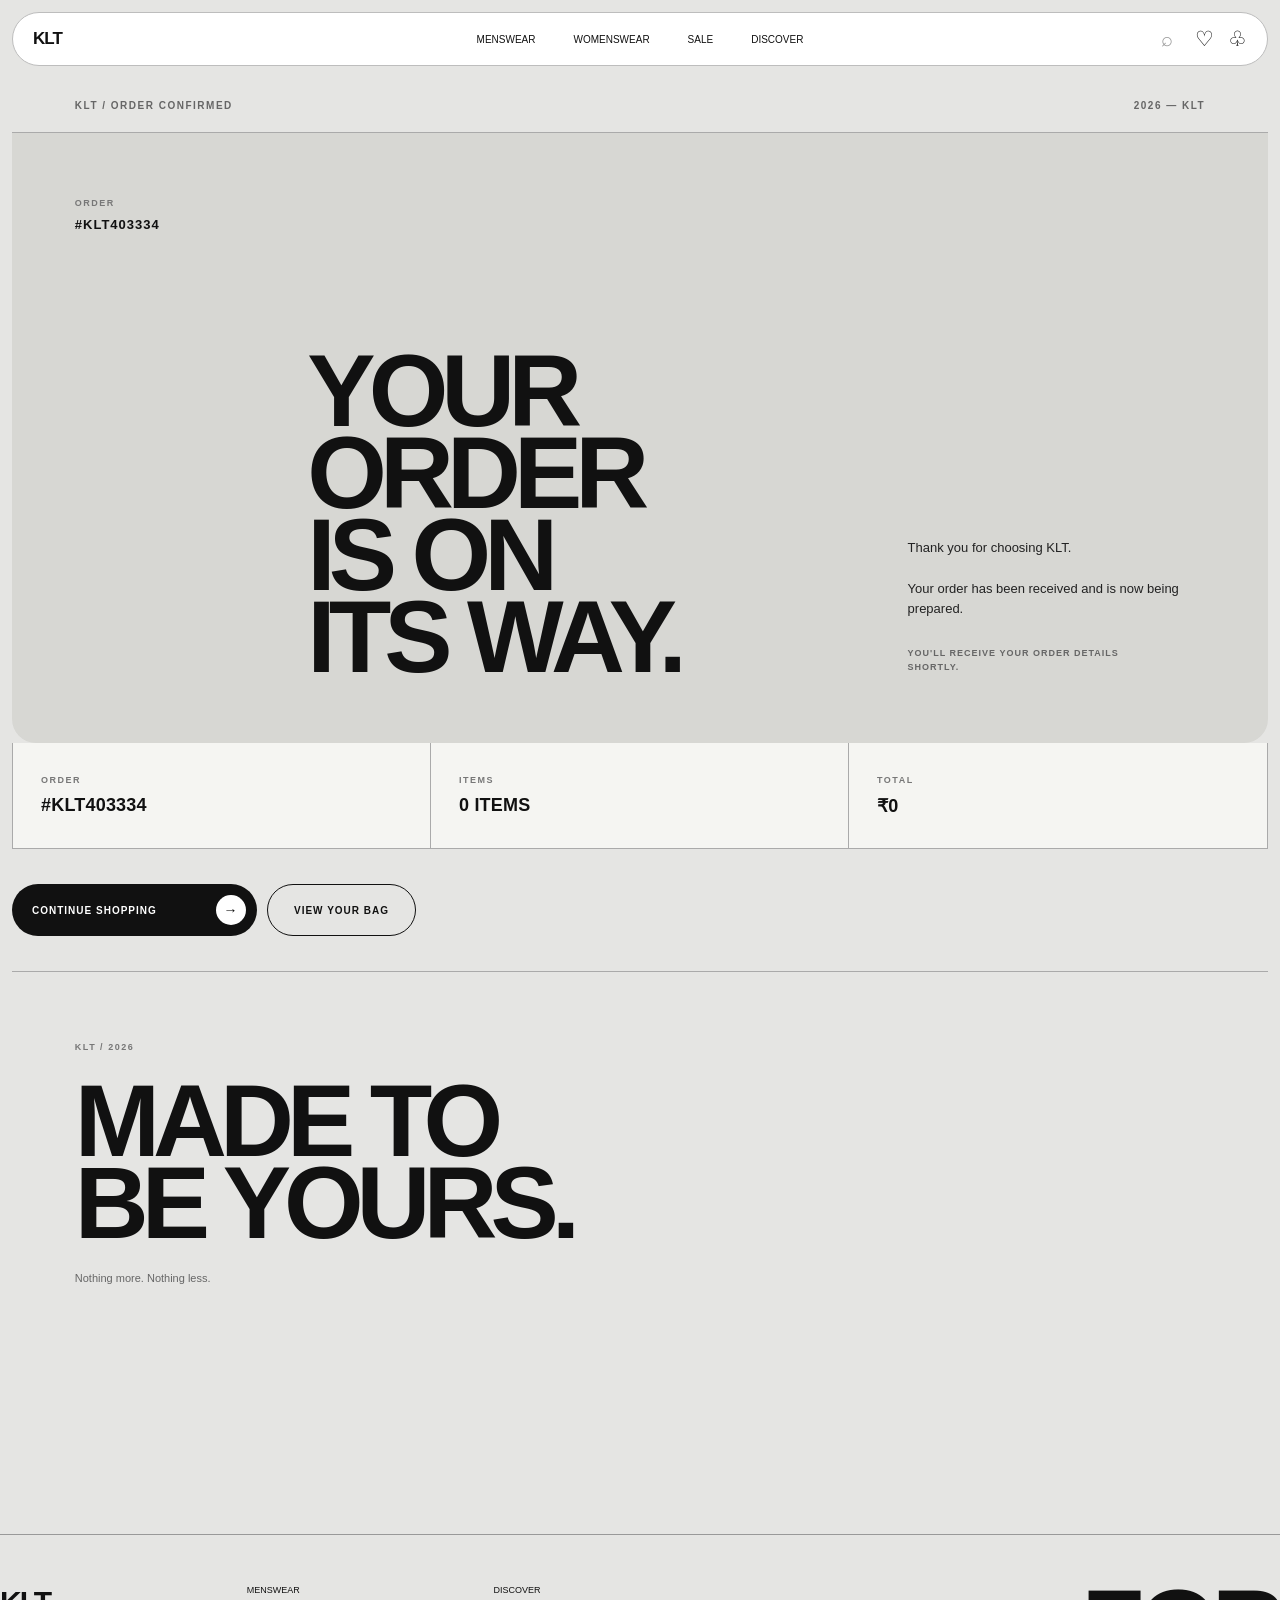
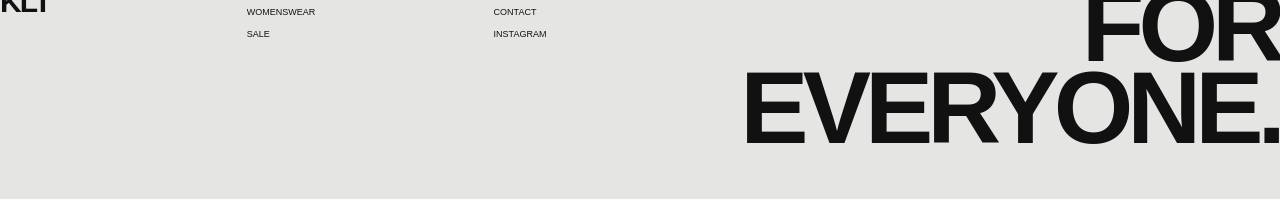
<file: order-success.html>
<!DOCTYPE html>
<html lang="en">

<head>

    <meta charset="UTF-8">

    <meta
        name="viewport"
        content="width=device-width, initial-scale=1.0"
    >

    <title>KLT — Order Confirmed</title>

    <link
        rel="stylesheet"
        href="style.css"
    >

</head>


<body>


    <!-- =====================================================
         NAVBAR
    ====================================================== -->

    <header class="shop-navbar">


        <!-- LOGO -->

        <a
            href="index.html"
            class="shop-logo"
        >
            KLT
        </a>



        <!-- NAVIGATION -->

        <nav class="shop-nav">

            <a href="mens.html">
                MENSWEAR
            </a>

            <a href="womens.html">
                WOMENSWEAR
            </a>

            <a href="sale.html">
                SALE
            </a>

            <a href="discover.html">
                DISCOVER
            </a>

        </nav>



        <!-- ACTIONS -->

        <div class="shop-actions">


            <!-- SEARCH -->

            <a
                href="search.html"
                class="shop-search"
                aria-label="Search KLT"
            >

                <span>
                    ⌕
                </span>

                <span>
                    Search
                </span>

            </a>



            <!-- WISHLIST -->

            <button
                type="button"
                aria-label="Wishlist"
                onclick="window.location.href='wishlist.html'"
            >
                ♡
            </button>



            <!-- BAG -->

            <button
                type="button"
                aria-label="Shopping bag"
                onclick="window.location.href='bag.html'"
            >
                ♧
            </button>


        </div>


    </header>




    <!-- =====================================================
         ORDER CONFIRMATION
    ====================================================== -->

    <main class="order-success-page">


        <!-- =================================================
             TOP LABEL
        ================================================== -->

        <section class="order-success-intro">


            <p>
                KLT / ORDER CONFIRMED
            </p>


            <span>
                2026 — KLT
            </span>


        </section>




        <!-- =================================================
             MAIN MESSAGE
        ================================================== -->

        <section class="order-success-main">


            <div class="order-success-number">

                <span>
                    ORDER
                </span>

                <strong id="orderNumber">
                    #KLT000000
                </strong>

            </div>



            <div class="order-success-title">

                <h1>
                    YOUR ORDER
                </h1>

                <h1>
                    IS ON
                </h1>

                <h1>
                    ITS WAY.
                </h1>

            </div>



            <div class="order-success-message">

                <p>

                    Thank you for choosing KLT.

                    <br><br>

                    Your order has been received
                    and is now being prepared.

                </p>


                <span>
                    YOU'LL RECEIVE YOUR ORDER
                    DETAILS SHORTLY.
                </span>

            </div>


        </section>




        <!-- =================================================
             ORDER DETAILS
        ================================================== -->

        <section class="order-success-details">


            <div class="order-detail-block">


                <p>
                    ORDER
                </p>


                <strong id="successOrderNumber">
                    #KLT000000
                </strong>


            </div>



            <div class="order-detail-block">


                <p>
                    ITEMS
                </p>


                <strong id="orderItems">
                    0 ITEMS
                </strong>


            </div>



            <div class="order-detail-block">


                <p>
                    TOTAL
                </p>


                <strong id="orderTotal">
                    ₹0
                </strong>


            </div>


        </section>




        <!-- =================================================
             ACTIONS
        ================================================== -->

        <section class="order-success-actions">


            <a
                href="mens.html"
                class="success-primary-button"
            >

                <span>
                    CONTINUE SHOPPING
                </span>


                <b>
                    →
                </b>

            </a>



            <a
                href="bag.html"
                class="success-secondary-button"
            >

                VIEW YOUR BAG

            </a>


        </section>




        <!-- =================================================
             STATEMENT
        ================================================== -->

        <section class="order-success-statement">


            <p>
                KLT / 2026
            </p>


            <h2>

                MADE TO
                <br>
                BE YOURS.

            </h2>


            <span>
                Nothing more. Nothing less.
            </span>


        </section>


    </main>




    <!-- =====================================================
         FOOTER
    ====================================================== -->

    <footer class="shop-footer">


        <div class="footer-logo">
            KLT
        </div>



        <div>

            <p>
                <a href="mens.html">
                    MENSWEAR
                </a>
            </p>

            <p>
                <a href="womens.html">
                    WOMENSWEAR
                </a>
            </p>

            <p>
                <a href="sale.html">
                    SALE
                </a>
            </p>

        </div>



        <div>

            <p>
                <a href="discover.html">
                    DISCOVER
                </a>
            </p>

            <p>
                CONTACT
            </p>

            <p>
                INSTAGRAM
            </p>

        </div>



        <div class="footer-big">

            FOR
            <br>
            EVERYONE.

        </div>


    </footer>




    <!-- =====================================================
         ORDER SUCCESS SCRIPT
    ====================================================== -->

    <script>


        /* =====================================================
           GENERATE ORDER NUMBER
        ====================================================== */

        function generateOrderNumber() {

            const random =
                Math.floor(
                    100000 +
                    Math.random() * 900000
                );

            return "#KLT" + random;

        }




        /* =====================================================
           GET ORDER NUMBER
        ====================================================== */

        let orderNumber =
            localStorage.getItem(
                "kltOrderNumber"
            );


        if (!orderNumber) {

            orderNumber =
                generateOrderNumber();

            localStorage.setItem(
                "kltOrderNumber",
                orderNumber
            );

        }




        /* =====================================================
           DISPLAY ORDER NUMBER
        ====================================================== */

        document.getElementById(
            "orderNumber"
        ).textContent =
            orderNumber;


        document.getElementById(
            "successOrderNumber"
        ).textContent =
            orderNumber;




        /* =====================================================
           ORDER DATA
        ====================================================== */

        const orderData =
            JSON.parse(
                localStorage.getItem(
                    "kltOrder"
                )
            );



        /* =====================================================
           DISPLAY ORDER INFORMATION
        ====================================================== */

        if (orderData) {


            if (
                orderData.orderNumber
            ) {

                document.getElementById(
                    "orderNumber"
                ).textContent =
                    orderData.orderNumber;


                document.getElementById(
                    "successOrderNumber"
                ).textContent =
                    orderData.orderNumber;

            }


            if (
                orderData.total
            ) {

                document.getElementById(
                    "orderTotal"
                ).textContent =
                    orderData.total;

            }


            if (
                orderData.items
            ) {

                document.getElementById(
                    "orderItems"
                ).textContent =
                    orderData.items +
                    (
                        Number(orderData.items) === 1
                            ? " ITEM"
                            : " ITEMS"
                    );

            }

        }




        /* =====================================================
           FALLBACK BAG COUNT
        ====================================================== */

        if (!orderData) {


            const bag =
                JSON.parse(
                    localStorage.getItem(
                        "kltBag"
                    )
                ) || [];


            const itemCount =
                bag.reduce(
                    function (
                        total,
                        item
                    ) {

                        return total +
                            (
                                Number(
                                    item.quantity
                                ) || 1
                            );

                    },
                    0
                );


            document.getElementById(
                "orderItems"
            ).textContent =
                itemCount +
                (
                    itemCount === 1
                        ? " ITEM"
                        : " ITEMS"
                );

        }


    </script>


</body>

</html>
</file>
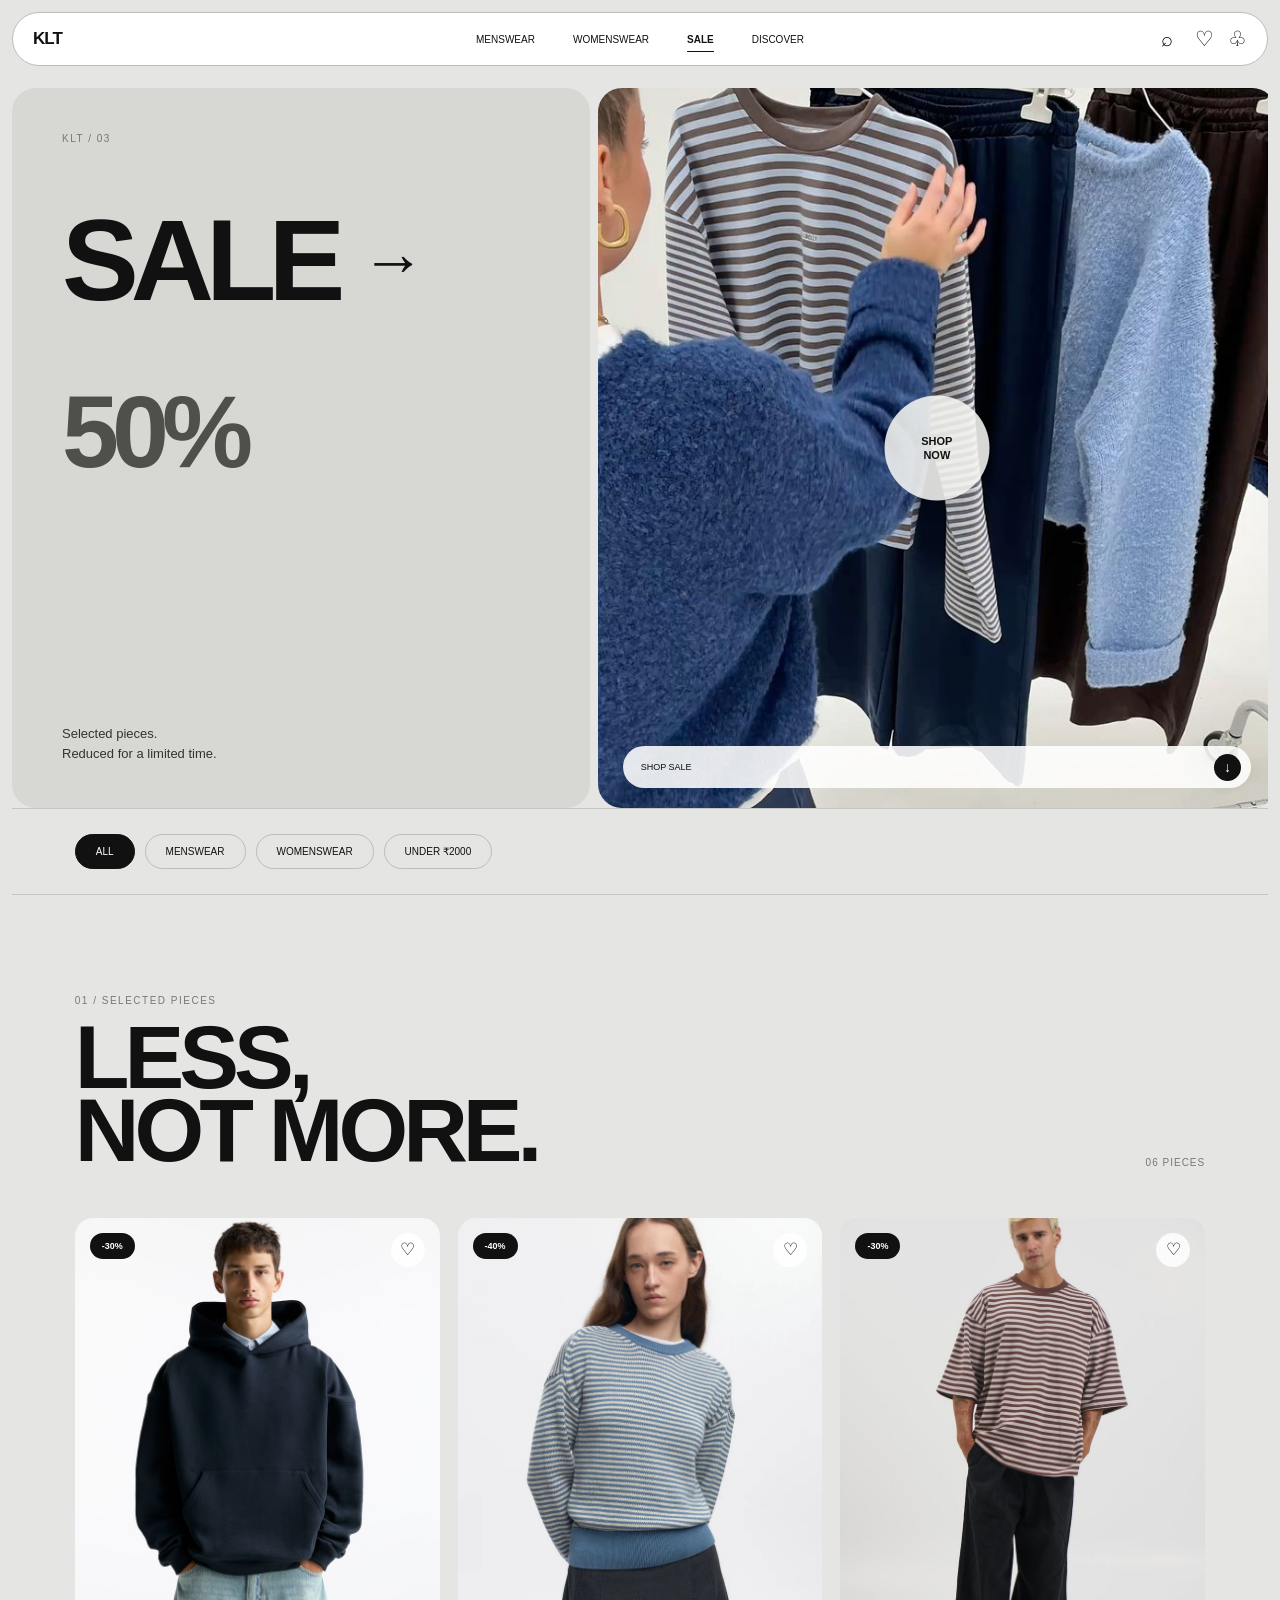
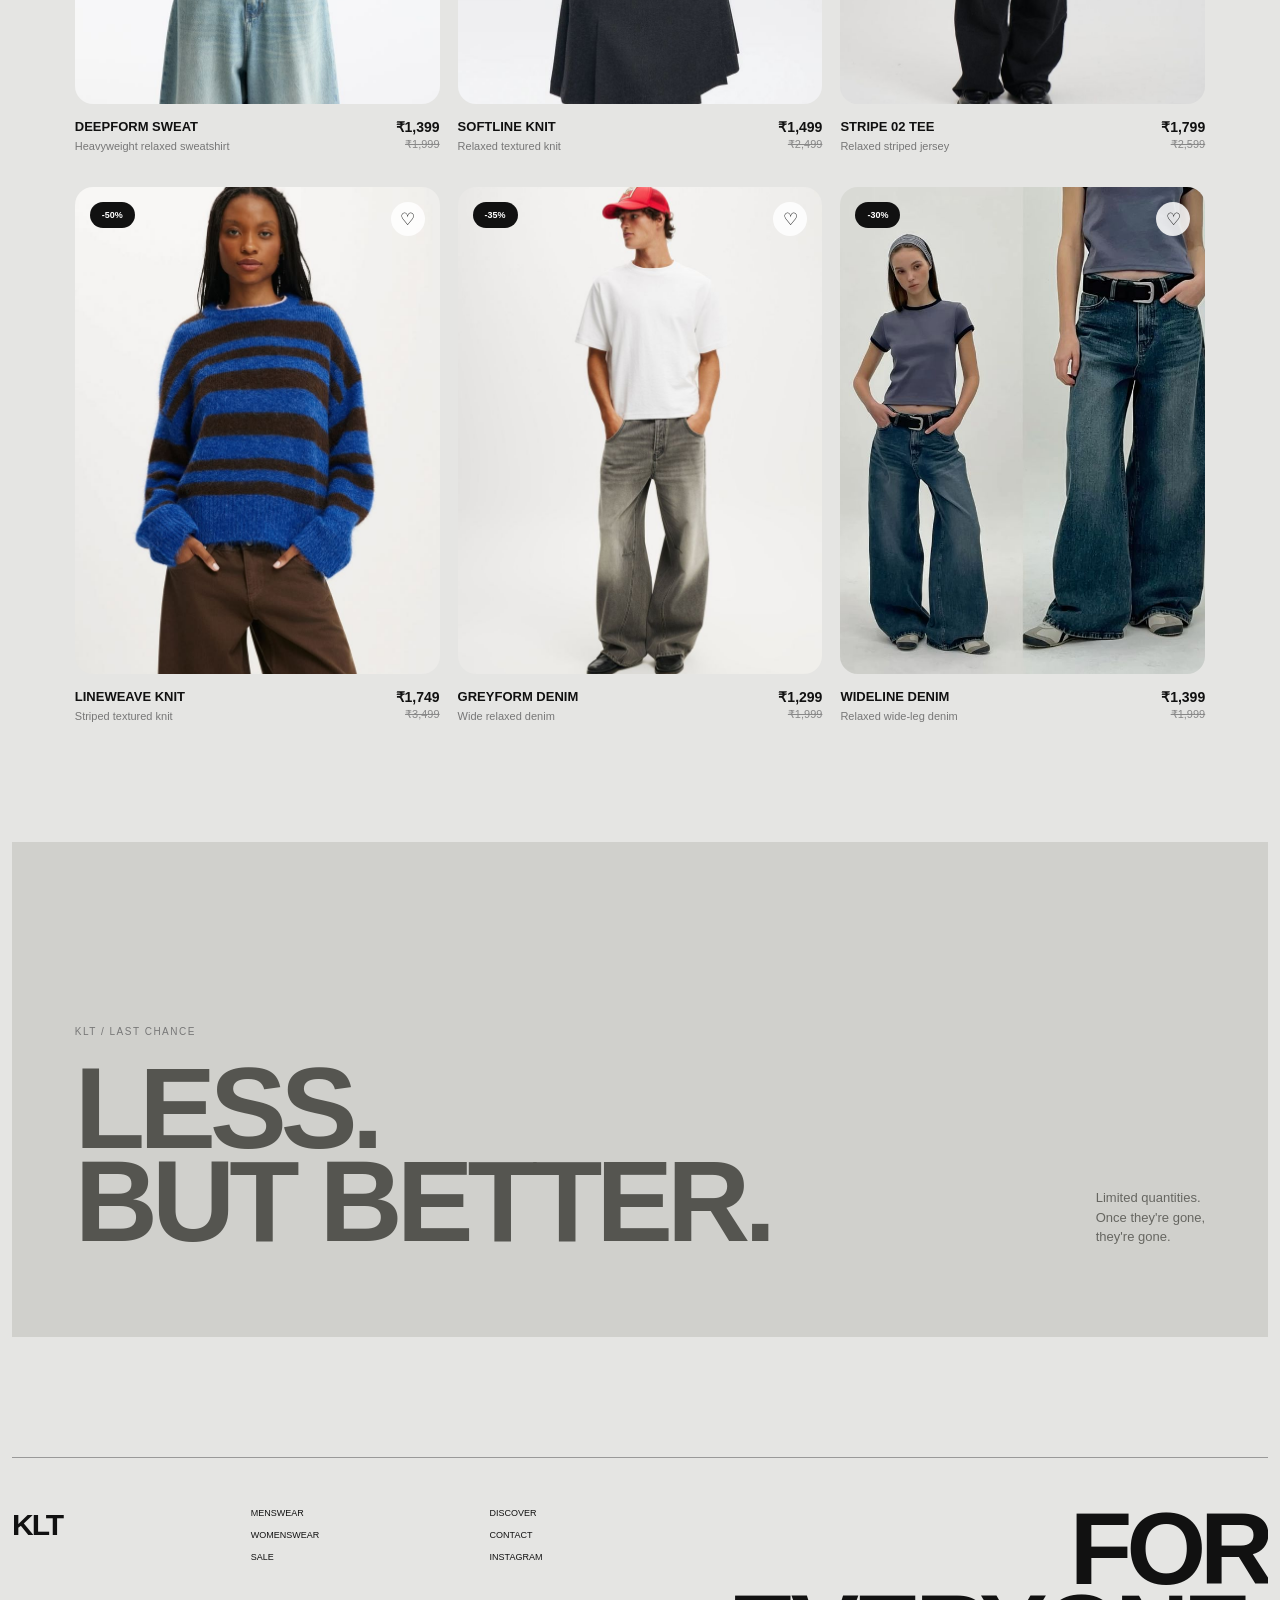
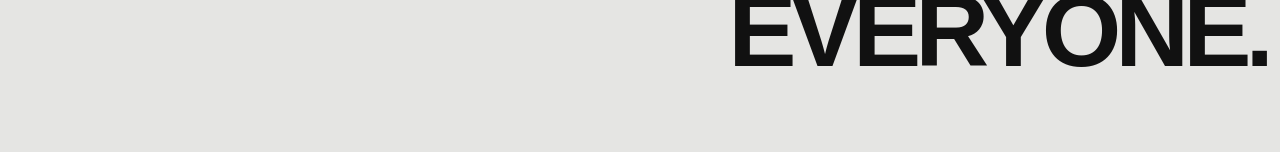
<file: sale.html>
<!DOCTYPE html>
<html lang="en">

<head>

    <meta charset="UTF-8">

    <meta name="viewport" content="width=device-width, initial-scale=1.0">

    <title>KLT — Sale</title>

    <link rel="stylesheet" href="style.css">

</head>


<body>


    <!-- ================= NAVBAR ================= -->

    <header class="shop-navbar">


        <a href="index.html" class="shop-logo">
            KLT
        </a>



        <nav class="shop-nav">

            <a href="mens.html">
                MENSWEAR
            </a>

            <a href="womens.html">
                WOMENSWEAR
            </a>

            <a href="sale.html" class="active">
                SALE
            </a>

            <a href="discover.html">
                DISCOVER
            </a>

        </nav>



        <div class="shop-actions">


            <!-- SEARCH -->

            <button
                type="button"
                class="shop-search"
                onclick="window.location.href='search.html'"
                aria-label="Search"
            >

                <span>⌕</span>

                <span>
                    Search
                </span>

            </button>



            <!-- WISHLIST -->

            <button
                type="button"
                aria-label="Wishlist"
                onclick="window.location.href='wishlist.html'"
            >
                ♡
            </button>



            <!-- SHOPPING BAG -->

            <button
                type="button"
                aria-label="Shopping bag"
                onclick="window.location.href='bag.html'"
            >
                ♧
            </button>


        </div>


    </header>




    <!-- ================= SALE PAGE ================= -->

    <main class="sale-page">


        <!-- ================= HERO ================= -->

        <section class="sale-hero">


            <!-- LEFT -->

            <div class="sale-hero-left">


                <p class="sale-eyebrow">
                    KLT / 03
                </p>


                <div class="sale-title">

                    <h1>
                        SALE
                    </h1>

                    <span>
                        →
                    </span>

                </div>


                <div class="sale-percent">
                    50%
                </div>


                <p class="sale-description">

                    Selected pieces.
                    <br>
                    Reduced for a limited time.

                </p>


            </div>




            <!-- RIGHT -->

            <div class="sale-hero-right">


                <img
                    src="assets/sale/hero.jpg"
                    alt="KLT Sale Collection"
                >


                <div class="sale-circle">

                    <span>
                        SHOP
                    </span>

                    <span>
                        NOW
                    </span>

                </div>


                <a
                    href="#sale-products"
                    class="sale-shop-button"
                >

                    <span>
                        SHOP SALE
                    </span>


                    <b>
                        ↓
                    </b>

                </a>


            </div>


        </section>




        <!-- ================= FILTERS ================= -->

        <section class="sale-filter">


            <button
                class="sale-filter-active"
                data-filter="all"
            >
                ALL
            </button>


            <button data-filter="mens">
                MENSWEAR
            </button>


            <button data-filter="womens">
                WOMENSWEAR
            </button>


            <button data-filter="under">
                UNDER ₹2000
            </button>


        </section>




        <!-- ================= SALE PRODUCTS ================= -->

        <section
            class="sale-products"
            id="sale-products"
        >


            <div class="sale-heading">


                <div>

                    <p>
                        01 / SELECTED PIECES
                    </p>


                    <h2>

                        LESS,
                        <br>
                        NOT MORE.

                    </h2>

                </div>


                <span>
                    06 PIECES
                </span>


            </div>




            <div class="sale-grid">


                <!-- ================= SALE 01 ================= -->

                <article
                    class="sale-card"
                    data-category="mens"
                    data-price="1399"
                >

                    <a
                        href="product.html?product=sale-01"
                        class="sale-product-link"
                    >

                        <div class="sale-image">

                            <img
                                src="assets/sale/sale-01.jpg"
                                alt="KLT Deepform Sweat"
                            >


                            <span class="discount">
                                -30%
                            </span>


                            <button
                                class="wishlist"
                                type="button"
                                aria-label="Add to wishlist"
                                onclick="event.preventDefault()"
                            >
                                ♡
                            </button>

                        </div>


                        <div class="sale-info">


                            <div>

                                <h3>
                                    DEEPFORM SWEAT
                                </h3>

                                <p>
                                    Heavyweight relaxed sweatshirt
                                </p>

                            </div>


                            <div class="sale-price">

                                <strong>
                                    ₹1,399
                                </strong>

                                <del>
                                    ₹1,999
                                </del>

                            </div>


                        </div>

                    </a>

                </article>




                <!-- ================= SALE 02 ================= -->

                <article
                    class="sale-card"
                    data-category="womens"
                    data-price="1499"
                >

                    <a
                        href="product.html?product=sale-02"
                        class="sale-product-link"
                    >

                        <div class="sale-image">

                            <img
                                src="assets/sale/sale-02.jpg"
                                alt="KLT Softline Knit"
                            >


                            <span class="discount">
                                -40%
                            </span>


                            <button
                                class="wishlist"
                                type="button"
                                aria-label="Add to wishlist"
                                onclick="event.preventDefault()"
                            >
                                ♡
                            </button>

                        </div>


                        <div class="sale-info">


                            <div>

                                <h3>
                                    SOFTLINE KNIT
                                </h3>

                                <p>
                                    Relaxed textured knit
                                </p>

                            </div>


                            <div class="sale-price">

                                <strong>
                                    ₹1,499
                                </strong>

                                <del>
                                    ₹2,499
                                </del>

                            </div>


                        </div>

                    </a>

                </article>




                <!-- ================= SALE 03 ================= -->

                <article
                    class="sale-card"
                    data-category="mens"
                    data-price="1799"
                >

                    <a
                        href="product.html?product=sale-03"
                        class="sale-product-link"
                    >

                        <div class="sale-image">

                            <img
                                src="assets/sale/sale-03.jpg"
                                alt="KLT Stripe 02 Tee"
                            >


                            <span class="discount">
                                -30%
                            </span>


                            <button
                                class="wishlist"
                                type="button"
                                aria-label="Add to wishlist"
                                onclick="event.preventDefault()"
                            >
                                ♡
                            </button>

                        </div>


                        <div class="sale-info">


                            <div>

                                <h3>
                                    STRIPE 02 TEE
                                </h3>

                                <p>
                                    Relaxed striped jersey
                                </p>

                            </div>


                            <div class="sale-price">

                                <strong>
                                    ₹1,799
                                </strong>

                                <del>
                                    ₹2,599
                                </del>

                            </div>


                        </div>

                    </a>

                </article>




                <!-- ================= SALE 04 ================= -->

                <article
                    class="sale-card"
                    data-category="womens"
                    data-price="1749"
                >

                    <a
                        href="product.html?product=sale-04"
                        class="sale-product-link"
                    >

                        <div class="sale-image">

                            <img
                                src="assets/sale/sale-04.jpg"
                                alt="KLT Lineweave Knit"
                            >


                            <span class="discount">
                                -50%
                            </span>


                            <button
                                class="wishlist"
                                type="button"
                                aria-label="Add to wishlist"
                                onclick="event.preventDefault()"
                            >
                                ♡
                            </button>

                        </div>


                        <div class="sale-info">


                            <div>

                                <h3>
                                    LINEWEAVE KNIT
                                </h3>

                                <p>
                                    Striped textured knit
                                </p>

                            </div>


                            <div class="sale-price">

                                <strong>
                                    ₹1,749
                                </strong>

                                <del>
                                    ₹3,499
                                </del>

                            </div>


                        </div>

                    </a>

                </article>




                <!-- ================= SALE 05 ================= -->

                <article
                    class="sale-card"
                    data-category="mens"
                    data-price="1299"
                >

                    <a
                        href="product.html?product=sale-05"
                        class="sale-product-link"
                    >

                        <div class="sale-image">

                            <img
                                src="assets/sale/sale-05.jpg"
                                alt="KLT Greyform Denim"
                            >


                            <span class="discount">
                                -35%
                            </span>


                            <button
                                class="wishlist"
                                type="button"
                                aria-label="Add to wishlist"
                                onclick="event.preventDefault()"
                            >
                                ♡
                            </button>

                        </div>


                        <div class="sale-info">


                            <div>

                                <h3>
                                    GREYFORM DENIM
                                </h3>

                                <p>
                                    Wide relaxed denim
                                </p>

                            </div>


                            <div class="sale-price">

                                <strong>
                                    ₹1,299
                                </strong>

                                <del>
                                    ₹1,999
                                </del>

                            </div>


                        </div>

                    </a>

                </article>




                <!-- ================= SALE 06 ================= -->

                <article
                    class="sale-card"
                    data-category="womens"
                    data-price="1399"
                >

                    <a
                        href="product.html?product=sale-06"
                        class="sale-product-link"
                    >

                        <div class="sale-image">

                            <img
                                src="assets/sale/sale-06.jpg"
                                alt="KLT Wideline Denim"
                            >


                            <span class="discount">
                                -30%
                            </span>


                            <button
                                class="wishlist"
                                type="button"
                                aria-label="Add to wishlist"
                                onclick="event.preventDefault()"
                            >
                                ♡
                            </button>

                        </div>


                        <div class="sale-info">


                            <div>

                                <h3>
                                    WIDELINE DENIM
                                </h3>

                                <p>
                                    Relaxed wide-leg denim
                                </p>

                            </div>


                            <div class="sale-price">

                                <strong>
                                    ₹1,399
                                </strong>

                                <del>
                                    ₹1,999
                                </del>

                            </div>


                        </div>

                    </a>

                </article>


            </div>


        </section>




        <!-- ================= FINAL STATEMENT ================= -->

        <section class="sale-banner">


            <div>

                <p>
                    KLT / LAST CHANCE
                </p>


                <h2>

                    LESS.
                    <br>
                    BUT BETTER.

                </h2>

            </div>


            <p>

                Limited quantities.
                <br>
                Once they're gone,
                <br>
                they're gone.

            </p>


        </section>




        <!-- ================= FOOTER ================= -->

        <footer class="shop-footer">


            <div class="footer-logo">
                KLT
            </div>


            <div>

                <p>MENSWEAR</p>
                <p>WOMENSWEAR</p>
                <p>SALE</p>

            </div>


            <div>

                <p>DISCOVER</p>
                <p>CONTACT</p>
                <p>INSTAGRAM</p>

            </div>


            <div class="footer-big">

                FOR
                <br>
                EVERYONE.

            </div>


        </footer>


    </main>




    <!-- ================= FILTER SCRIPT ================= -->

    <script>

        const filterButtons =
            document.querySelectorAll(
                ".sale-filter button"
            );


        const saleCards =
            document.querySelectorAll(
                ".sale-card"
            );


        filterButtons.forEach(
            button => {

                button.addEventListener(
                    "click",
                    function () {


                        filterButtons.forEach(
                            btn => {

                                btn.classList.remove(
                                    "sale-filter-active"
                                );

                            }
                        );


                        this.classList.add(
                            "sale-filter-active"
                        );


                        const filter =
                            this.dataset.filter;


                        saleCards.forEach(
                            card => {


                                const category =
                                    card.dataset.category;


                                const price =
                                    Number(
                                        card.dataset.price
                                    );


                                let show =
                                    false;


                                if (
                                    filter === "all"
                                ) {

                                    show = true;

                                }


                                if (
                                    filter === "mens" &&
                                    category === "mens"
                                ) {

                                    show = true;

                                }


                                if (
                                    filter === "womens" &&
                                    category === "womens"
                                ) {

                                    show = true;

                                }


                                if (
                                    filter === "under" &&
                                    price < 2000
                                ) {

                                    show = true;

                                }


                                card.style.display =
                                    show
                                        ? ""
                                        : "none";

                            }
                        );

                    }
                );

            }
        );

    </script>


</body>

</html>
</file>
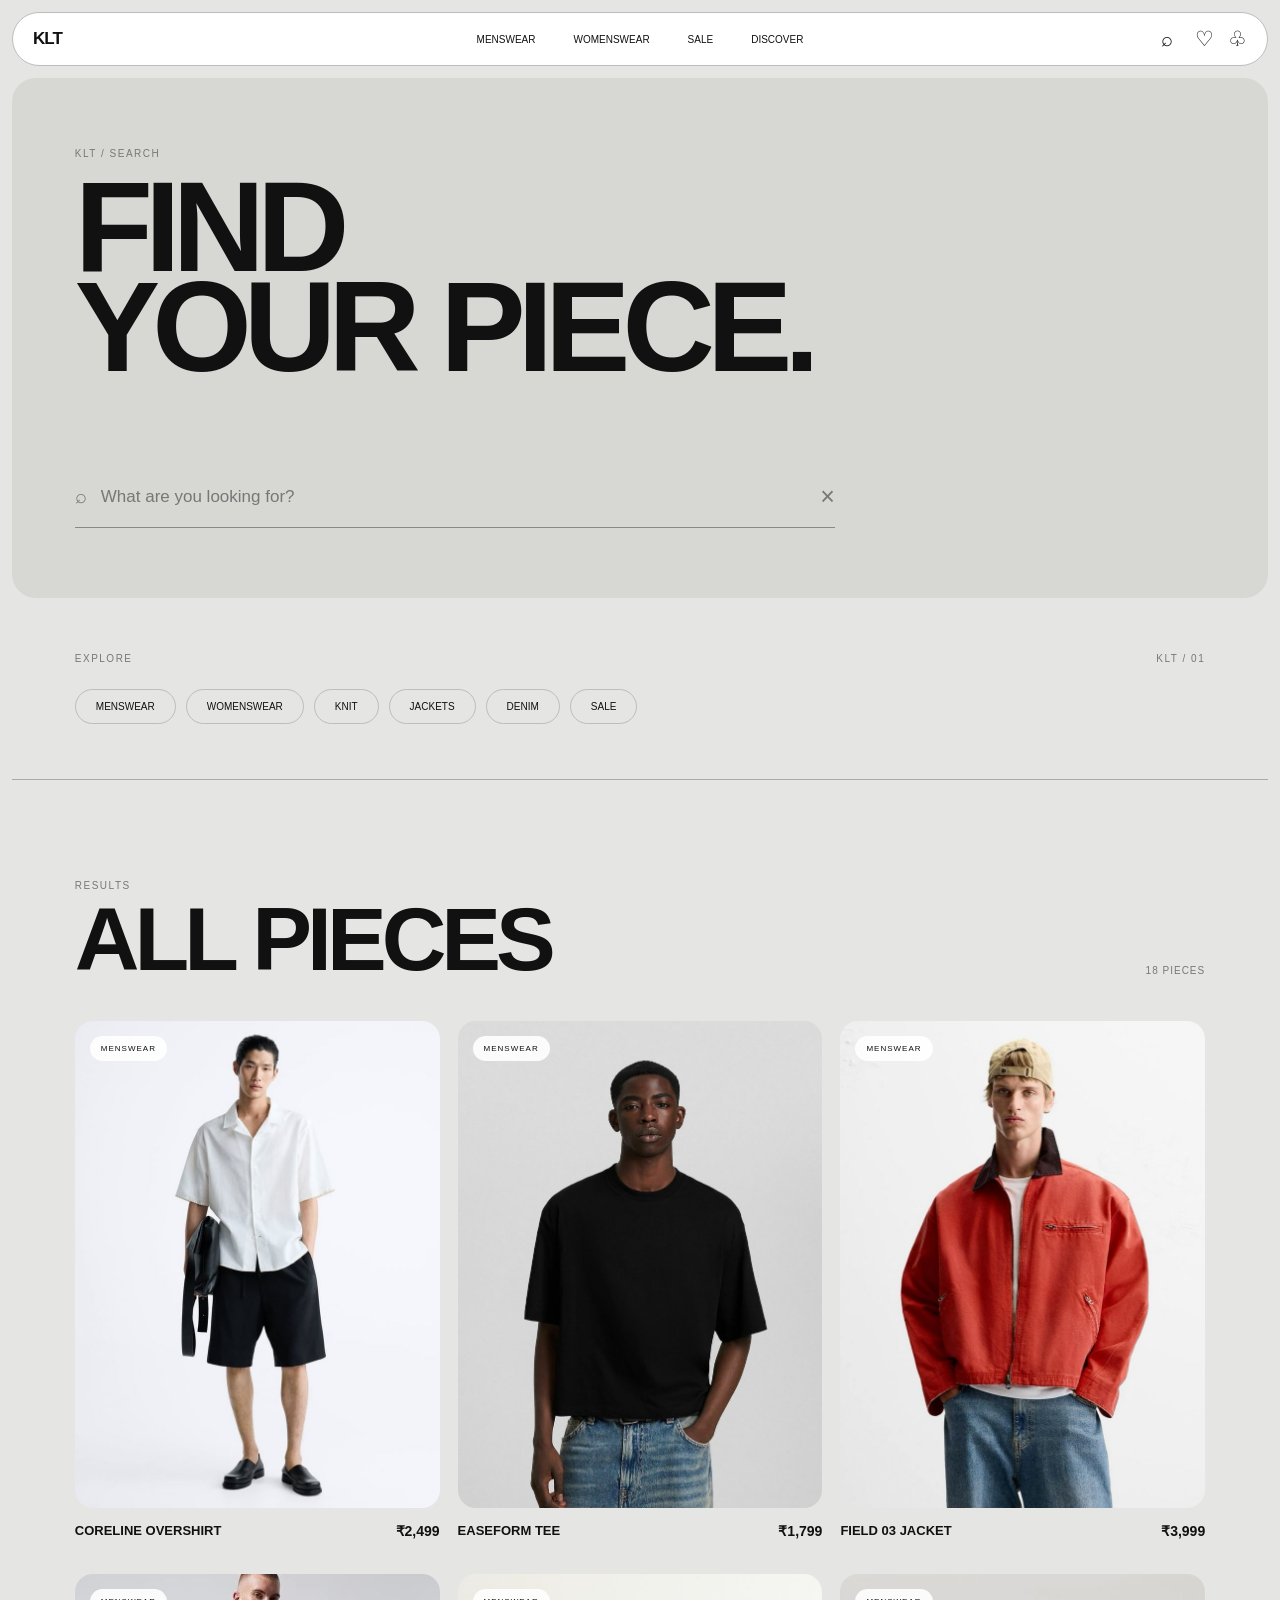
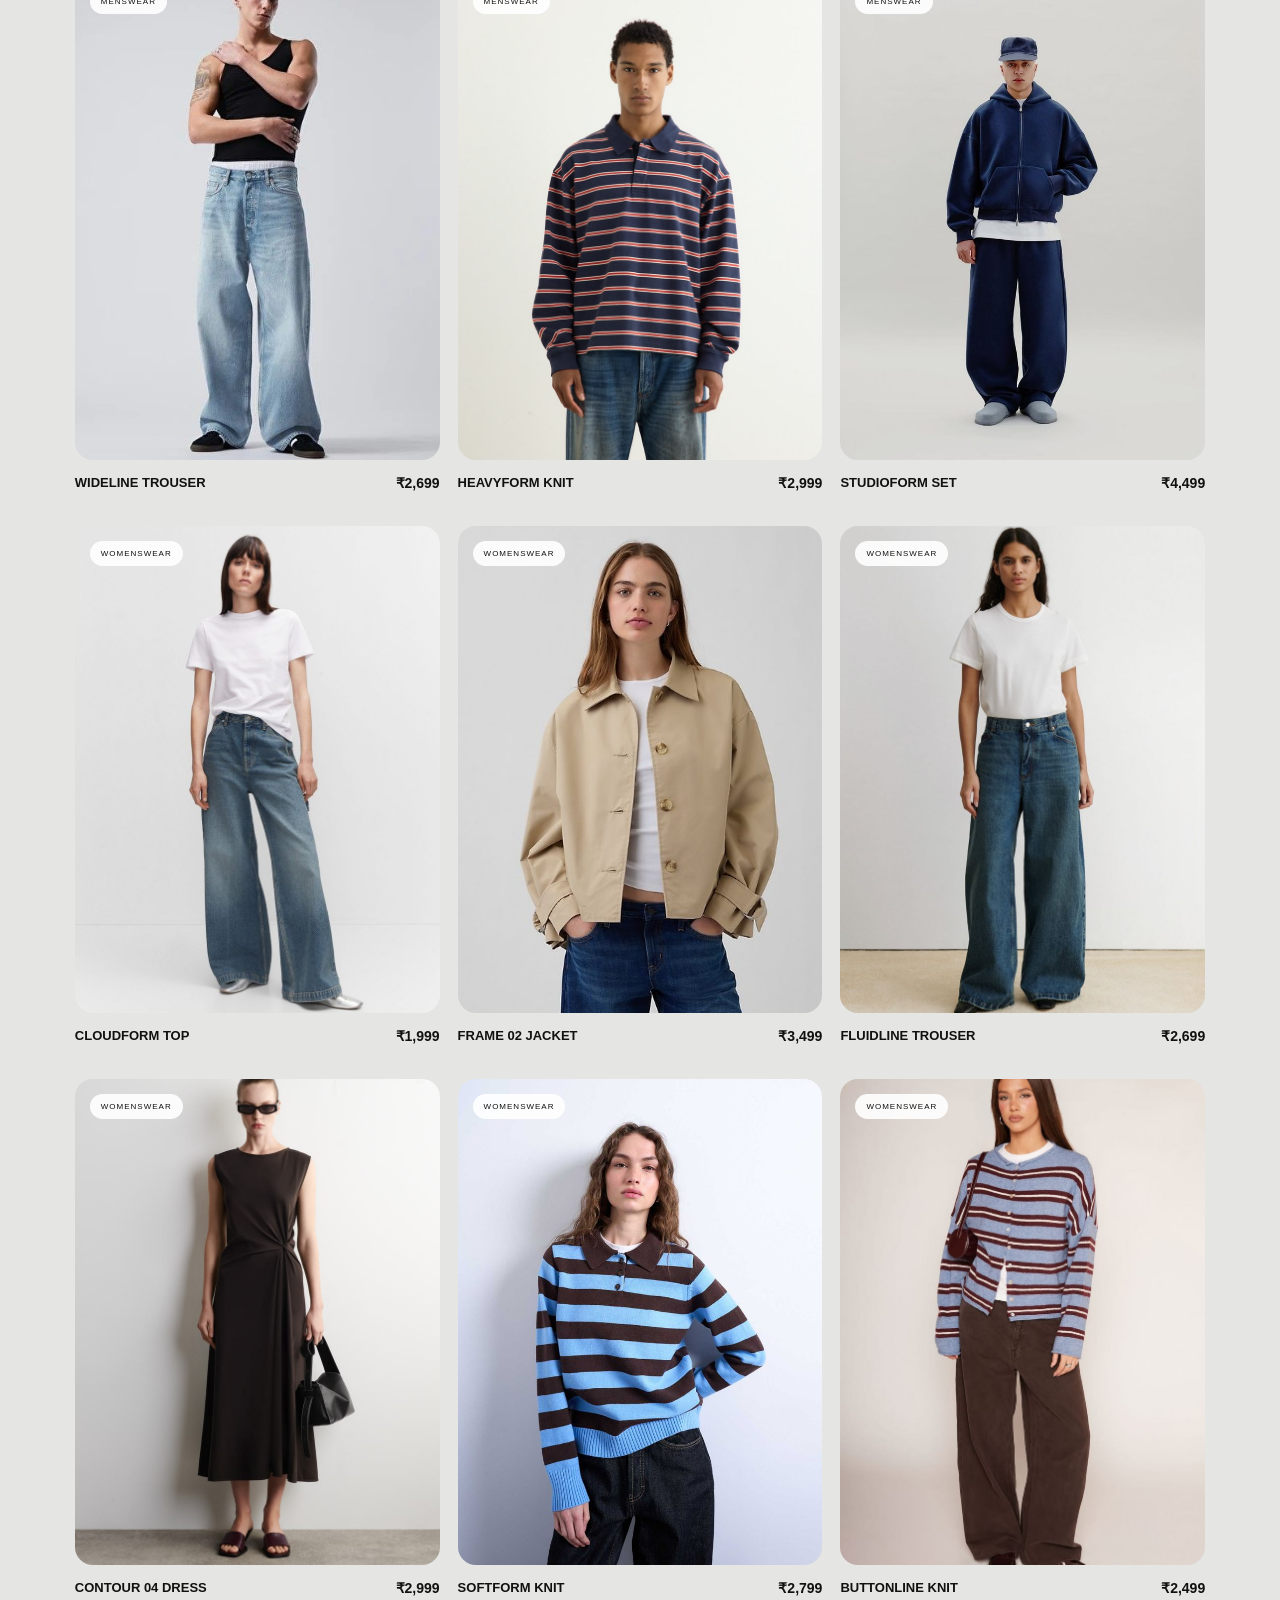
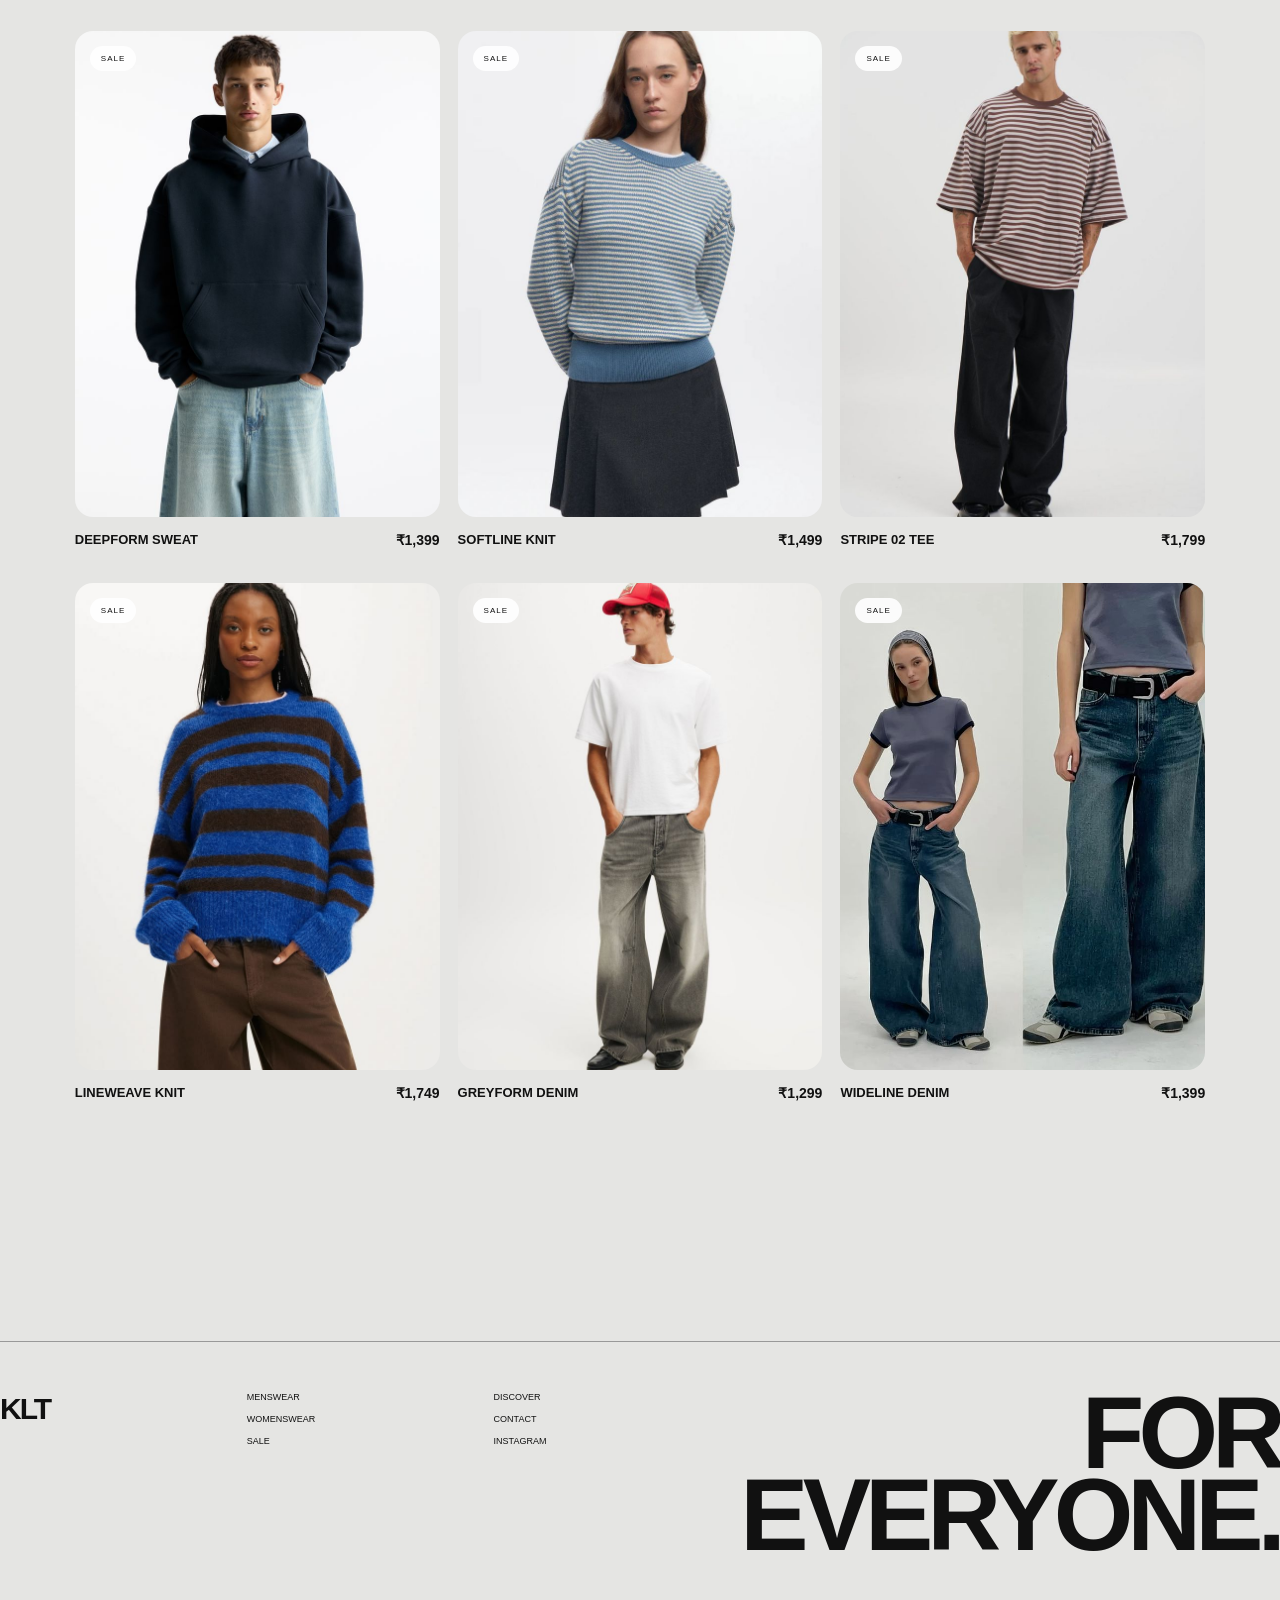
<file: search.html>
<!DOCTYPE html>
<html lang="en">

<head>

    <meta charset="UTF-8">

    <meta name="viewport" content="width=device-width, initial-scale=1.0">

    <title>KLT — Search</title>

    <link rel="stylesheet" href="style.css">

</head>


<body>


    <!-- =====================================================
         NAVBAR
    ====================================================== -->

    <header class="shop-navbar">


        <a href="index.html" class="shop-logo">
            KLT
        </a>


        <nav class="shop-nav">

            <a href="mens.html">
                MENSWEAR
            </a>

            <a href="womens.html">
                WOMENSWEAR
            </a>

            <a href="sale.html">
                SALE
            </a>

            <a href="discover.html">
                DISCOVER
            </a>

        </nav>


        <div class="shop-actions">


            <!-- SEARCH -->

            <button
                type="button"
                class="shop-search active-search"
                aria-label="Search"
            >

                <span>
                    ⌕
                </span>

                <span>
                    Search
                </span>

            </button>



            <!-- WISHLIST -->

            <button
                type="button"
                aria-label="Wishlist"
            >
                ♡
            </button>



            <!-- SHOPPING BAG -->

            <button
                type="button"
                aria-label="Shopping bag"
            >
                ♧
            </button>


        </div>

    </header>




    <!-- =====================================================
         SEARCH PAGE
    ====================================================== -->

    <main class="search-page">


        <!-- =================================================
             SEARCH HEADER
        ================================================== -->

        <section class="search-header">


            <div class="search-heading">


                <p>
                    KLT / SEARCH
                </p>


                <h1>

                    FIND
                    <br>
                    YOUR PIECE.

                </h1>


            </div>



            <div class="search-input-wrap">


                <span>
                    ⌕
                </span>


                <input
                    type="text"
                    id="searchInput"
                    placeholder="What are you looking for?"
                    autocomplete="off"
                >


                <button
                    type="button"
                    id="clearSearch"
                    aria-label="Clear search"
                >
                    ×
                </button>


            </div>


        </section>




        <!-- =================================================
             EXPLORE
        ================================================== -->

        <section
            class="search-trending"
            id="trendingSection"
        >


            <div class="search-section-label">


                <span>
                    EXPLORE
                </span>


                <span>
                    KLT / 01
                </span>


            </div>



            <div class="search-tags">


                <button
                    type="button"
                    data-search="menswear"
                >
                    MENSWEAR
                </button>


                <button
                    type="button"
                    data-search="womenswear"
                >
                    WOMENSWEAR
                </button>


                <button
                    type="button"
                    data-search="knit"
                >
                    KNIT
                </button>


                <button
                    type="button"
                    data-search="jacket"
                >
                    JACKETS
                </button>


                <button
                    type="button"
                    data-search="denim"
                >
                    DENIM
                </button>


                <button
                    type="button"
                    data-search="sale"
                >
                    SALE
                </button>


            </div>


        </section>




        <!-- =================================================
             RESULTS
        ================================================== -->

        <section
            class="search-results-section"
            id="resultsSection"
        >


            <div class="search-results-heading">


                <div>


                    <p>
                        RESULTS
                    </p>


                    <h2 id="resultsTitle">
                        ALL PIECES
                    </h2>


                </div>


                <span id="resultsCount">
                    18 PIECES
                </span>


            </div>



            <div
                class="search-results-grid"
                id="resultsGrid"
            >
            </div>


        </section>




        <!-- =================================================
             NO RESULTS
        ================================================== -->

        <section
            class="search-empty"
            id="searchEmpty"
        >


            <p>
                KLT / NO MATCH
            </p>


            <h2>

                NOTHING
                <br>
                FOUND.

            </h2>


            <span>
                Try another word or explore the collection.
            </span>


            <button
                type="button"
                id="showAll"
            >
                VIEW ALL PIECES →
            </button>


        </section>


    </main>




    <!-- =====================================================
         FOOTER
    ====================================================== -->

    <footer class="shop-footer">


        <div class="footer-logo">
            KLT
        </div>


        <div>

            <p>
                MENSWEAR
            </p>

            <p>
                WOMENSWEAR
            </p>

            <p>
                SALE
            </p>

        </div>


        <div>

            <p>
                DISCOVER
            </p>

            <p>
                CONTACT
            </p>

            <p>
                INSTAGRAM
            </p>

        </div>


        <div class="footer-big">

            FOR
            <br>
            EVERYONE.

        </div>


    </footer>




    <!-- =====================================================
         SEARCH SCRIPT
    ====================================================== -->

    <script>


        /* =====================================================
           KLT SEARCH PRODUCTS
        ====================================================== */

        const products = [


            /* ================= MENSWEAR ================= */


            {
                id: "mens-01",
                name: "CORELINE OVERSHIRT",
                category: "MENSWEAR",
                type: "overshirt jacket",
                price: "₹2,499",
                image: "assets/mens/product-01.jpg"
            },


            {
                id: "mens-02",
                name: "EASEFORM TEE",
                category: "MENSWEAR",
                type: "tee tshirt",
                price: "₹1,799",
                image: "assets/mens/product-02.jpg"
            },


            {
                id: "mens-03",
                name: "FIELD 03 JACKET",
                category: "MENSWEAR",
                type: "jacket outerwear",
                price: "₹3,999",
                image: "assets/mens/product-03.jpg"
            },


            {
                id: "mens-04",
                name: "WIDELINE TROUSER",
                category: "MENSWEAR",
                type: "trouser pants bottoms",
                price: "₹2,699",
                image: "assets/mens/product-04.jpg"
            },


            {
                id: "mens-05",
                name: "HEAVYFORM KNIT",
                category: "MENSWEAR",
                type: "knit sweater",
                price: "₹2,999",
                image: "assets/mens/product-05.jpg"
            },


            {
                id: "mens-06",
                name: "STUDIOFORM SET",
                category: "MENSWEAR",
                type: "set co ord",
                price: "₹4,499",
                image: "assets/mens/product-06.jpg"
            },




            /* ================= WOMENSWEAR ================= */


            {
                id: "womens-01",
                name: "CLOUDFORM TOP",
                category: "WOMENSWEAR",
                type: "top",
                price: "₹1,999",
                image: "assets/womens/product-01.jpg"
            },


            {
                id: "womens-02",
                name: "FRAME 02 JACKET",
                category: "WOMENSWEAR",
                type: "jacket outerwear",
                price: "₹3,499",
                image: "assets/womens/product-02.jpg"
            },


            {
                id: "womens-03",
                name: "FLUIDLINE TROUSER",
                category: "WOMENSWEAR",
                type: "trouser pants bottoms",
                price: "₹2,699",
                image: "assets/womens/product-03.jpg"
            },


            {
                id: "womens-04",
                name: "CONTOUR 04 DRESS",
                category: "WOMENSWEAR",
                type: "dress",
                price: "₹2,999",
                image: "assets/womens/product-04.jpg"
            },


            {
                id: "womens-05",
                name: "SOFTFORM KNIT",
                category: "WOMENSWEAR",
                type: "knit sweater",
                price: "₹2,799",
                image: "assets/womens/product-05.jpg"
            },


            {
                id: "womens-06",
                name: "BUTTONLINE KNIT",
                category: "WOMENSWEAR",
                type: "knit button up sweater",
                price: "₹2,499",
                image: "assets/womens/product-06.jpg"
            },




            /* ================= SALE ================= */


            {
                id: "sale-01",
                name: "DEEPFORM SWEAT",
                category: "SALE",
                type: "menswear sweatshirt",
                price: "₹1,399",
                image: "assets/sale/sale-01.jpg"
            },


            {
                id: "sale-02",
                name: "SOFTLINE KNIT",
                category: "SALE",
                type: "womenswear knit sweater",
                price: "₹1,499",
                image: "assets/sale/sale-02.jpg"
            },


            {
                id: "sale-03",
                name: "STRIPE 02 TEE",
                category: "SALE",
                type: "menswear striped tshirt",
                price: "₹1,799",
                image: "assets/sale/sale-03.jpg"
            },


            {
                id: "sale-04",
                name: "LINEWEAVE KNIT",
                category: "SALE",
                type: "womenswear striped knit sweater",
                price: "₹1,749",
                image: "assets/sale/sale-04.jpg"
            },


            {
                id: "sale-05",
                name: "GREYFORM DENIM",
                category: "SALE",
                type: "menswear grey baggy jeans denim",
                price: "₹1,299",
                image: "assets/sale/sale-05.jpg"
            },


            {
                id: "sale-06",
                name: "WIDELINE DENIM",
                category: "SALE",
                type: "womenswear baggy jeans denim",
                price: "₹1,399",
                image: "assets/sale/sale-06.jpg"
            }


        ];




        /* =====================================================
           ELEMENTS
        ====================================================== */

        const searchInput =
            document.getElementById(
                "searchInput"
            );


        const clearSearch =
            document.getElementById(
                "clearSearch"
            );


        const resultsGrid =
            document.getElementById(
                "resultsGrid"
            );


        const resultsCount =
            document.getElementById(
                "resultsCount"
            );


        const resultsTitle =
            document.getElementById(
                "resultsTitle"
            );


        const searchEmpty =
            document.getElementById(
                "searchEmpty"
            );


        const resultsSection =
            document.getElementById(
                "resultsSection"
            );


        const showAll =
            document.getElementById(
                "showAll"
            );




        /* =====================================================
           DISPLAY PRODUCTS
        ====================================================== */

        function displayProducts(
            items,
            title = "ALL PIECES"
        ) {


            resultsGrid.innerHTML =
                "";


            resultsTitle.textContent =
                title;


            resultsCount.textContent =
                items.length +
                (
                    items.length === 1
                        ? " PIECE"
                        : " PIECES"
                );


            /* ================= NO RESULTS ================= */

            if (items.length === 0) {


                resultsSection.style.display =
                    "none";


                searchEmpty.style.display =
                    "flex";


                return;

            }


            /* ================= RESULTS ================= */

            resultsSection.style.display =
                "block";


            searchEmpty.style.display =
                "none";



            items.forEach(
                function (product) {


                    const card =
                        document.createElement(
                            "article"
                        );


                    card.className =
                        "search-product-card";


                    card.innerHTML = `

                        <a
                            href="product.html?product=${product.id}"
                            class="search-product-link"
                        >

                            <div class="search-product-image">


                                <img
                                    src="${product.image}"
                                    alt="${product.name}"
                                >


                                <span>
                                    ${product.category}
                                </span>


                            </div>


                            <div class="search-product-info">


                                <h3>
                                    ${product.name}
                                </h3>


                                <strong>
                                    ${product.price}
                                </strong>


                            </div>


                        </a>

                    `;


                    resultsGrid.appendChild(
                        card
                    );

                }
            );

        }




        /* =====================================================
           SEARCH
        ====================================================== */

        function performSearch(value) {


            const query =
                value
                    .trim()
                    .toLowerCase();


            if (!query) {


                displayProducts(
                    products,
                    "ALL PIECES"
                );


                return;

            }


            const filtered =
                products.filter(
                    function (product) {


                        const searchableText =
                            (
                                product.name +
                                " " +
                                product.category +
                                " " +
                                product.type
                            ).toLowerCase();


                        return searchableText.includes(
                            query
                        );

                    }
                );


            displayProducts(
                filtered,
                "SEARCH RESULTS"
            );

        }




        /* =====================================================
           LIVE SEARCH
        ====================================================== */

        searchInput.addEventListener(
            "input",
            function () {

                performSearch(
                    this.value
                );

            }
        );




        /* =====================================================
           SEARCH TAGS
        ====================================================== */

        document
            .querySelectorAll(
                ".search-tags button"
            )
            .forEach(
                function (button) {


                    button.addEventListener(
                        "click",
                        function () {


                            const value =
                                this.dataset.search;


                            searchInput.value =
                                value;


                            performSearch(
                                value
                            );


                            window.scrollTo({

                                top:
                                    resultsSection.offsetTop - 50,

                                behavior:
                                    "smooth"

                            });

                        }
                    );

                }
            );




        /* =====================================================
           CLEAR SEARCH
        ====================================================== */

        clearSearch.addEventListener(
            "click",
            function () {


                searchInput.value =
                    "";


                searchInput.focus();


                displayProducts(
                    products,
                    "ALL PIECES"
                );

            }
        );




        /* =====================================================
           SHOW ALL
        ====================================================== */

        showAll.addEventListener(
            "click",
            function () {


                searchInput.value =
                    "";


                displayProducts(
                    products,
                    "ALL PIECES"
                );


                window.scrollTo({

                    top:
                        resultsSection.offsetTop - 50,

                    behavior:
                        "smooth"

                });

            }
        );




        /* =====================================================
           INITIAL LOAD
        ====================================================== */

        displayProducts(
            products,
            "ALL PIECES"
        );


    </script>




    <!-- =====================================================
         GLOBAL SCRIPT
    ====================================================== -->

    <script src="script.js"></script>


</body>

</html>
</file>
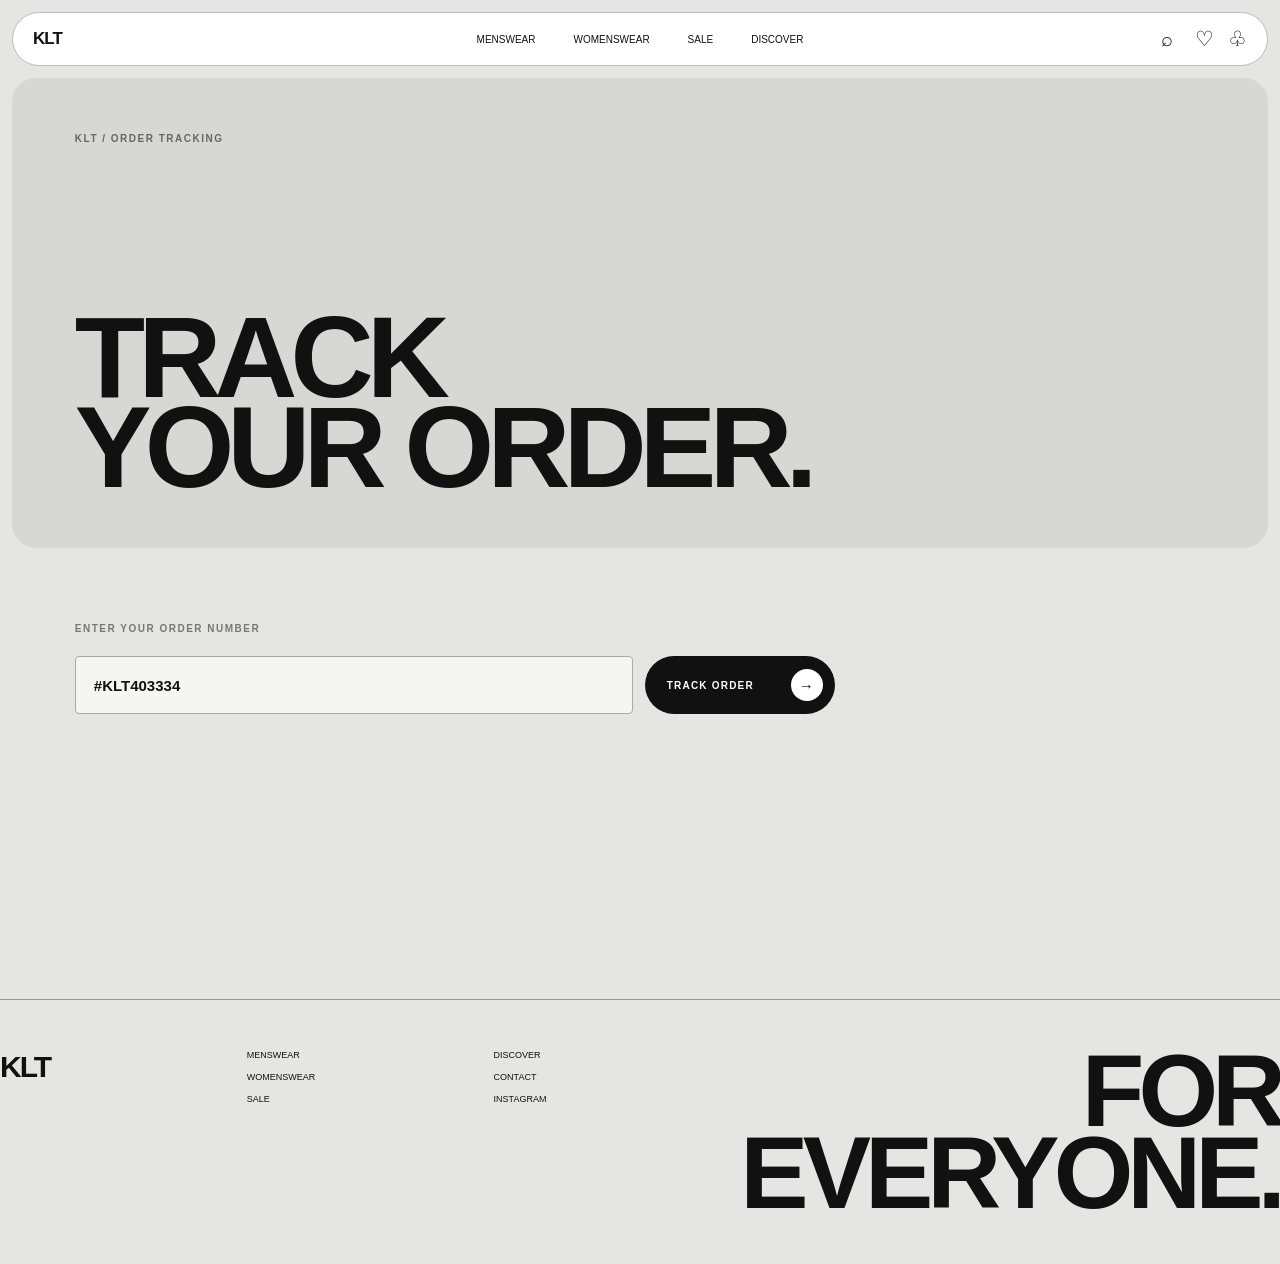
<file: track-order.html>
<!DOCTYPE html>
<html lang="en">

<head>

    <meta charset="UTF-8">
    <meta name="viewport" content="width=device-width, initial-scale=1.0">

    <title>KLT — Track Order</title>

    <link rel="stylesheet" href="style.css">



</head>


<body>


    <!-- ================= NAVBAR ================= -->

    <header class="shop-navbar">

        <a href="index.html" class="shop-logo">
            KLT
        </a>


        <nav class="shop-nav">

            <a href="mens.html">
                MENSWEAR
            </a>

            <a href="womens.html">
                WOMENSWEAR
            </a>

            <a href="sale.html">
                SALE
            </a>

            <a href="discover.html">
                DISCOVER
            </a>

        </nav>


        <div class="shop-actions">

            <button
                type="button"
                class="shop-search"
                onclick="window.location.href='search.html'"
                aria-label="Search"
            >
                <span>⌕</span>
                <span>Search</span>
            </button>


            <button
                type="button"
                aria-label="Wishlist"
                onclick="window.location.href='wishlist.html'"
            >
                ♡
            </button>


            <button
                type="button"
                aria-label="Shopping bag"
                onclick="window.location.href='bag.html'"
            >
                ♧
            </button>

        </div>

    </header>


    <!-- ================= TRACK ORDER ================= -->

    <main class="track-page">


        <section class="track-hero">

            <p class="track-eyebrow">
                KLT / ORDER TRACKING
            </p>

            <h1>
                TRACK<br>
                YOUR ORDER.
            </h1>

        </section>


        <!-- ================= SEARCH ORDER ================= -->

        <section class="track-search-section">

            <p class="track-search-label">
                ENTER YOUR ORDER NUMBER
            </p>


            <form class="track-search" id="trackForm">

                <input
                    type="text"
                    id="orderNumberInput"
                    placeholder="#KLT123456"
                    autocomplete="off"
                    aria-label="Order number"
                >


                <button
                    type="submit"
                    class="track-button"
                >
                    <span>TRACK ORDER</span>
                    <span>→</span>
                </button>

            </form>


            <p
                class="track-message"
                id="trackMessage"
                aria-live="polite"
            ></p>

        </section>


        <!-- ================= RESULT ================= -->

        <section
            class="track-result"
            id="trackResult"
            aria-live="polite"
        >

            <div class="track-result-header">

                <div>

                    <p>
                        ORDER
                    </p>

                    <h2 id="resultOrderNumber">
                        #KLT000000
                    </h2>

                </div>


                <div class="track-result-total">

                    <span>
                        ORDER TOTAL
                    </span>

                    <strong id="resultTotal">
                        ₹0
                    </strong>

                </div>

            </div>


            <!-- TIMELINE -->

            <div class="track-timeline">

                <div class="track-step done">

                    <div class="track-dot">✓</div>

                    <p>
                        01
                    </p>

                    <strong>
                        ORDER PLACED
                    </strong>

                </div>


                <div class="track-step done">

                    <div class="track-dot">✓</div>

                    <p>
                        02
                    </p>

                    <strong>
                        CONFIRMED
                    </strong>

                </div>


                <div class="track-step current">

                    <div class="track-dot">●</div>

                    <p>
                        03
                    </p>

                    <strong>
                        PACKED
                    </strong>

                </div>


                <div class="track-step">

                    <div class="track-dot">04</div>

                    <p>
                        04
                    </p>

                    <strong>
                        SHIPPED
                    </strong>

                </div>


                <div class="track-step">

                    <div class="track-dot">05</div>

                    <p>
                        05
                    </p>

                    <strong>
                        DELIVERED
                    </strong>

                </div>

            </div>


            <!-- ITEMS -->

            <div class="track-items">

                <div class="track-items-heading">
                    ITEMS IN THIS ORDER
                </div>

                <div id="trackItems"></div>

            </div>


            <a
                href="index.html"
                class="track-back"
            >
                ← BACK TO KLT
            </a>

        </section>

    </main>


    <!-- ================= FOOTER ================= -->

    <footer class="shop-footer">

        <div class="footer-logo">
            KLT
        </div>


        <div>
            <p>MENSWEAR</p>
            <p>WOMENSWEAR</p>
            <p>SALE</p>
        </div>


        <div>
            <p>DISCOVER</p>
            <p>CONTACT</p>
            <p>INSTAGRAM</p>
        </div>


        <div class="footer-big">
            FOR
            <br>
            EVERYONE.
        </div>

    </footer>


    <script>

        /* =====================================================
           TRACK ORDER
        ====================================================== */

        const trackForm =
            document.getElementById("trackForm");

        const orderNumberInput =
            document.getElementById("orderNumberInput");

        const trackMessage =
            document.getElementById("trackMessage");

        const trackResult =
            document.getElementById("trackResult");

        const resultOrderNumber =
            document.getElementById("resultOrderNumber");

        const resultTotal =
            document.getElementById("resultTotal");

        const trackItems =
            document.getElementById("trackItems");


        function getSavedOrder() {

            try {

                return JSON.parse(
                    localStorage.getItem("kltOrder")
                );

            } catch (error) {

                return null;

            }

        }


        function normalizeOrderNumber(value) {

            return value
                .trim()
                .toUpperCase()
                .replace(/\s+/g, "");

        }


        function showMessage(message) {

            trackMessage.textContent = message;

        }


        function displayOrder(order) {

            const orderNumber =
                order.orderNumber ||
                localStorage.getItem("kltOrderNumber") ||
                "#KLT000000";

            resultOrderNumber.textContent =
                orderNumber.toUpperCase();

            resultTotal.textContent =
                order.total ||
                order.amount ||
                "₹0";


            trackItems.innerHTML = "";


            const items =
                Array.isArray(order.items)
                    ? order.items
                    : [];


            if (!items.length) {

                trackItems.innerHTML = `
                    <div class="track-item">
                        <div class="track-item-info">
                            <strong>ORDER DETAILS</strong>
                            <span>ITEM INFORMATION SAVED WITH THIS ORDER</span>
                        </div>
                    </div>
                `;

            } else {

                items.forEach(function(item) {

                    const row =
                        document.createElement("div");

                    row.className =
                        "track-item";

                    row.innerHTML = `
                        <div class="track-item-info">
                            <strong>${item.name || "KLT PRODUCT"}</strong>
                            <span>
                                SIZE ${item.size || "—"}
                                · QTY ${item.quantity || 1}
                            </span>
                        </div>

                        <div class="track-item-price">
                            ${item.price || ""}
                        </div>
                    `;

                    trackItems.appendChild(row);

                });

            }


            trackResult.classList.add("is-visible");

            showMessage("");

        }


        trackForm.addEventListener(
            "submit",
            function(event) {

                event.preventDefault();


                const enteredNumber =
                    normalizeOrderNumber(
                        orderNumberInput.value
                    );


                if (!enteredNumber) {

                    trackResult.classList.remove(
                        "is-visible"
                    );

                    showMessage(
                        "PLEASE ENTER YOUR ORDER NUMBER."
                    );

                    return;

                }


                const savedOrder =
                    getSavedOrder();


                const savedNumber =
                    normalizeOrderNumber(
                        (
                            savedOrder &&
                            savedOrder.orderNumber
                        ) ||
                        localStorage.getItem(
                            "kltOrderNumber"
                        ) ||
                        ""
                    );


                if (
                    savedOrder &&
                    savedNumber === enteredNumber
                ) {

                    displayOrder(savedOrder);

                    return;

                }


                /*
                    Fallback:
                    If the user enters the latest saved
                    order number but the order object does
                    not contain an orderNumber field.
                */

                if (
                    !savedOrder &&
                    savedNumber &&
                    savedNumber === enteredNumber
                ) {

                    showMessage(
                        "ORDER FOUND, BUT ORDER DETAILS ARE NOT AVAILABLE."
                    );

                    return;

                }


                trackResult.classList.remove(
                    "is-visible"
                );

                showMessage(
                    "WE COULDN'T FIND AN ORDER WITH THAT NUMBER."
                );

            }
        );


        /*
            If the user arrives from an existing order,
            pre-fill the latest order number but do not
            automatically reveal the tracking result.
        */

        const savedOrder =
            getSavedOrder();

        const latestOrderNumber =
            (
                savedOrder &&
                savedOrder.orderNumber
            ) ||
            localStorage.getItem(
                "kltOrderNumber"
            );


        if (latestOrderNumber) {

            orderNumberInput.value =
                latestOrderNumber;

        }

    </script>


</body>

</html>
</file>
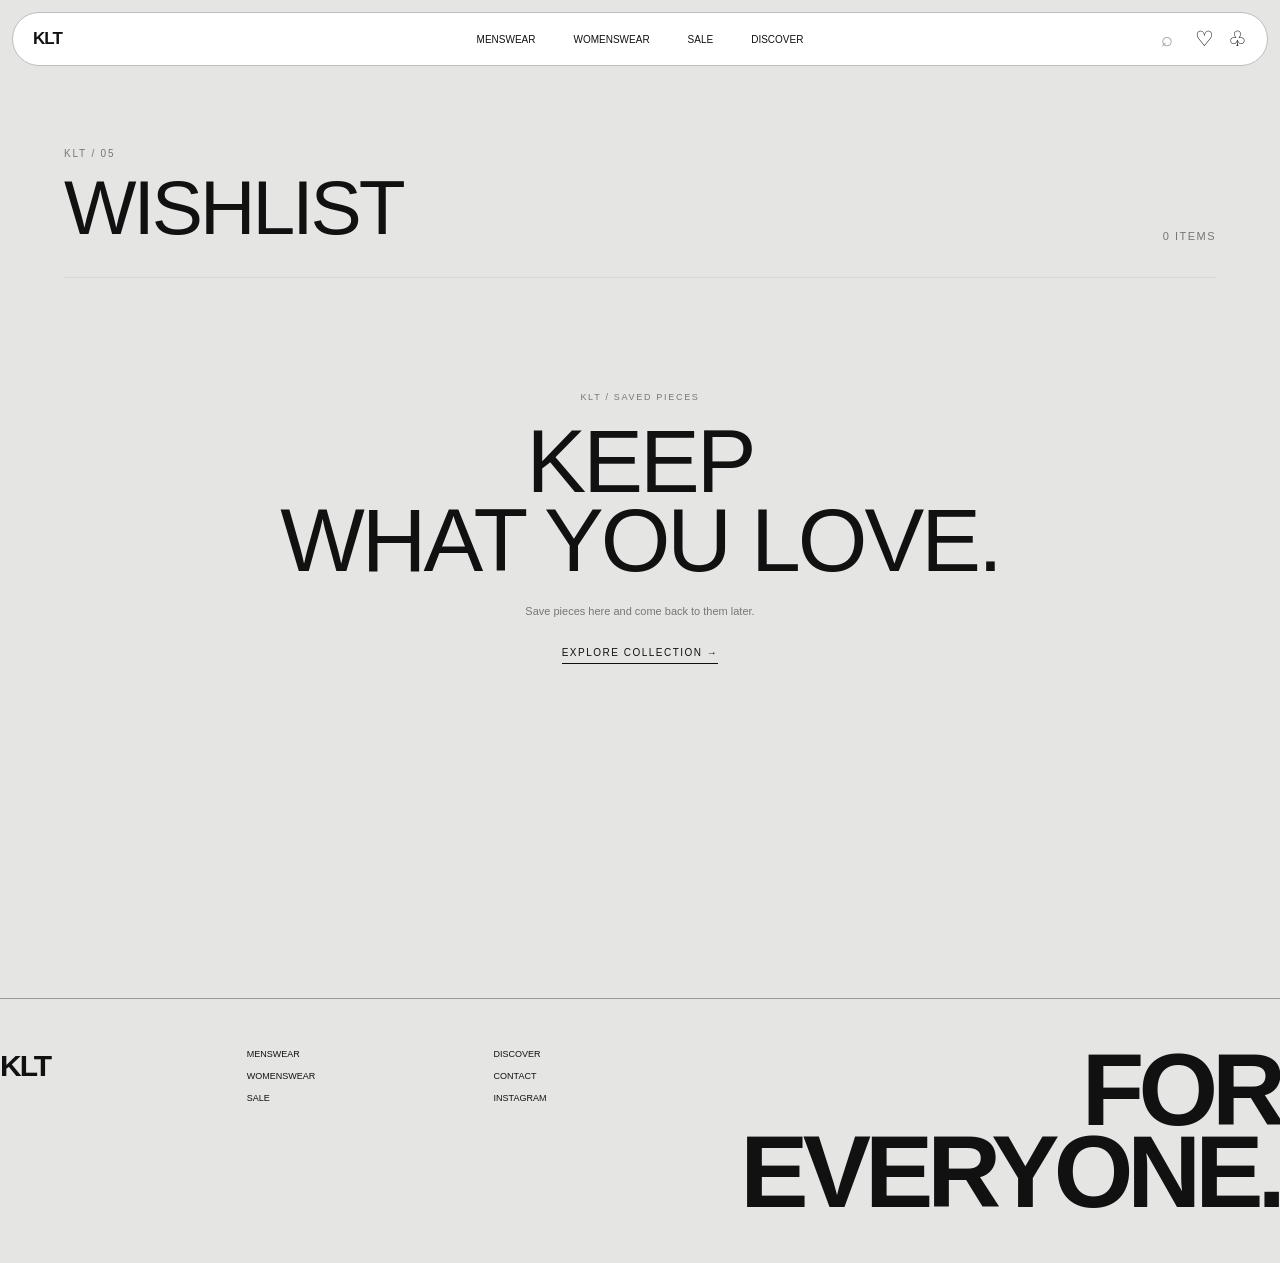
<file: wishlist.html>
<!DOCTYPE html>
<html lang="en">

<head>

    <meta charset="UTF-8">

    <meta name="viewport" content="width=device-width, initial-scale=1.0">

    <title>KLT — Wishlist</title>

    <link rel="stylesheet" href="style.css">

</head>


<body>


    <!-- ================= NAVBAR ================= -->

    <header class="shop-navbar">

        <a href="index.html" class="shop-logo">
            KLT
        </a>


        <nav class="shop-nav">

            <a href="mens.html">
                MENSWEAR
            </a>

            <a href="womens.html">
                WOMENSWEAR
            </a>

            <a href="sale.html">
                SALE
            </a>

            <a href="discover.html">
                DISCOVER
            </a>

        </nav>


        <div class="shop-actions">

            <a
                href="search.html"
                class="shop-search"
                aria-label="Search KLT"
            >
                <span>⌕</span>

                <span>
                    Search
                </span>
            </a>


            <button
                type="button"
                class="wishlist-nav-button"
                aria-label="Wishlist"
            >
                ♡
            </button>


            <button
                type="button"
                class="bag-nav-button"
                aria-label="Shopping bag"
            >
                ♧
            </button>

        </div>

    </header>




    <!-- ================= WISHLIST ================= -->

    <main class="wishlist-page">


        <!-- ================= HEADER ================= -->

        <section class="wishlist-header">

            <div>

                <p>
                    KLT / 05
                </p>

                <h1>
                    WISHLIST
                </h1>

            </div>


            <span id="wishlistCount">
                0 ITEMS
            </span>

        </section>




        <!-- ================= PRODUCTS ================= -->

        <section
            class="wishlist-grid"
            id="wishlistGrid"
        >
        </section>




        <!-- ================= EMPTY ================= -->

        <section
            class="empty-wishlist"
            id="emptyWishlist"
        >

            <p>
                KLT / SAVED PIECES
            </p>


            <h2>
                KEEP
                <br>
                WHAT YOU LOVE.
            </h2>


            <span>
                Save pieces here and come back to them later.
            </span>


            <a href="mens.html">
                EXPLORE COLLECTION →
            </a>

        </section>


    </main>




    <!-- ================= FOOTER ================= -->

    <footer class="shop-footer">


        <div class="footer-logo">
            KLT
        </div>


        <div>

            <p>MENSWEAR</p>

            <p>WOMENSWEAR</p>

            <p>SALE</p>

        </div>


        <div>

            <p>DISCOVER</p>

            <p>CONTACT</p>

            <p>INSTAGRAM</p>

        </div>


        <div class="footer-big">

            FOR
            <br>
            EVERYONE.

        </div>


    </footer>




    <!-- ================= WISHLIST SCRIPT ================= -->

    <script>


        /* =====================================================
           GET WISHLIST
        ====================================================== */

        let wishlist =
            JSON.parse(
                localStorage.getItem("kltWishlist")
            ) || [];



        const wishlistGrid =
            document.getElementById("wishlistGrid");


        const emptyWishlist =
            document.getElementById("emptyWishlist");


        const wishlistCount =
            document.getElementById("wishlistCount");




        /* =====================================================
           UPDATE WISHLIST
        ====================================================== */

        function updateWishlist() {


            wishlistGrid.innerHTML = "";


            wishlistCount.textContent =
                wishlist.length +
                (
                    wishlist.length === 1
                        ? " ITEM"
                        : " ITEMS"
                );


            if (wishlist.length === 0) {

                wishlistGrid.style.display =
                    "none";

                emptyWishlist.style.display =
                    "flex";

                return;

            }


            wishlistGrid.style.display =
                "grid";

            emptyWishlist.style.display =
                "none";




            /* ================= PRODUCTS ================= */

            wishlist.forEach(
                (item, index) => {


                    const card =
                        document.createElement("article");


                    card.className =
                        "wishlist-card";


                    card.innerHTML = `

                        <div class="wishlist-image">

                            <a
                                href="product.html?product=${item.id}"
                            >

                                <img
                                    src="${item.image}"
                                    alt="${item.name}"
                                >

                            </a>


                            <button
                                class="wishlist-remove"
                                type="button"
                                data-index="${index}"
                            >
                                ×
                            </button>

                        </div>


                        <div class="wishlist-info">


                            <div>

                                <p>
                                    KLT / SAVED
                                </p>


                                <h2>
                                    ${item.name}
                                </h2>

                            </div>


                            <strong>
                                ${item.price}
                            </strong>


                        </div>


                        <div class="wishlist-actions">


                            <a
                                href="product.html?product=${item.id}"
                            >
                                VIEW PRODUCT →
                            </a>


                            <button
                                type="button"
                                class="wishlist-bag"
                                data-index="${index}"
                            >
                                ADD TO BAG
                            </button>


                        </div>

                    `;


                    wishlistGrid.appendChild(card);

                }
            );

        }




        /* =====================================================
           REMOVE FROM WISHLIST
        ====================================================== */

        wishlistGrid.addEventListener(
            "click",
            function(event) {


                const removeButton =
                    event.target.closest(
                        ".wishlist-remove"
                    );


                if (!removeButton) {

                    return;

                }


                const index =
                    Number(
                        removeButton.dataset.index
                    );


                wishlist.splice(index, 1);


                localStorage.setItem(
                    "kltWishlist",
                    JSON.stringify(wishlist)
                );


                updateWishlist();

            }
        );




        /* =====================================================
           ADD WISHLIST ITEM TO BAG
        ====================================================== */

        wishlistGrid.addEventListener(
            "click",
            function(event) {


                const bagButton =
                    event.target.closest(
                        ".wishlist-bag"
                    );


                if (!bagButton) {

                    return;

                }


                const index =
                    Number(
                        bagButton.dataset.index
                    );


                const item =
                    wishlist[index];


                let bag =
                    JSON.parse(
                        localStorage.getItem("kltBag")
                    ) || [];


                /*
                    Wishlist does not have a selected size,
                    so send the user to the product page
                    where they can choose one.
                */

                window.location.href =
                    "product.html?product=" +
                    item.id;

            }
        );




        /* =====================================================
           NAVIGATION
        ====================================================== */

        document
            .querySelector(".bag-nav-button")
            .addEventListener(
                "click",
                function() {

                    window.location.href =
                        "bag.html";

                }
            );


        document
            .querySelector(".wishlist-nav-button")
            .addEventListener(
                "click",
                function() {

                    window.location.href =
                        "wishlist.html";

                }
            );




        /* =====================================================
           INITIAL LOAD
        ====================================================== */

        updateWishlist();


        /* =====================================================
           SEARCH NAVIGATION
        ====================================================== */

        const searchButton =
            document.querySelector(".shop-search");

        if (searchButton) {
            searchButton.addEventListener(
                "click",
                function () {
                    window.location.href = "search.html";
                }
            );
        }


    </script>


</body>

</html>
</file>
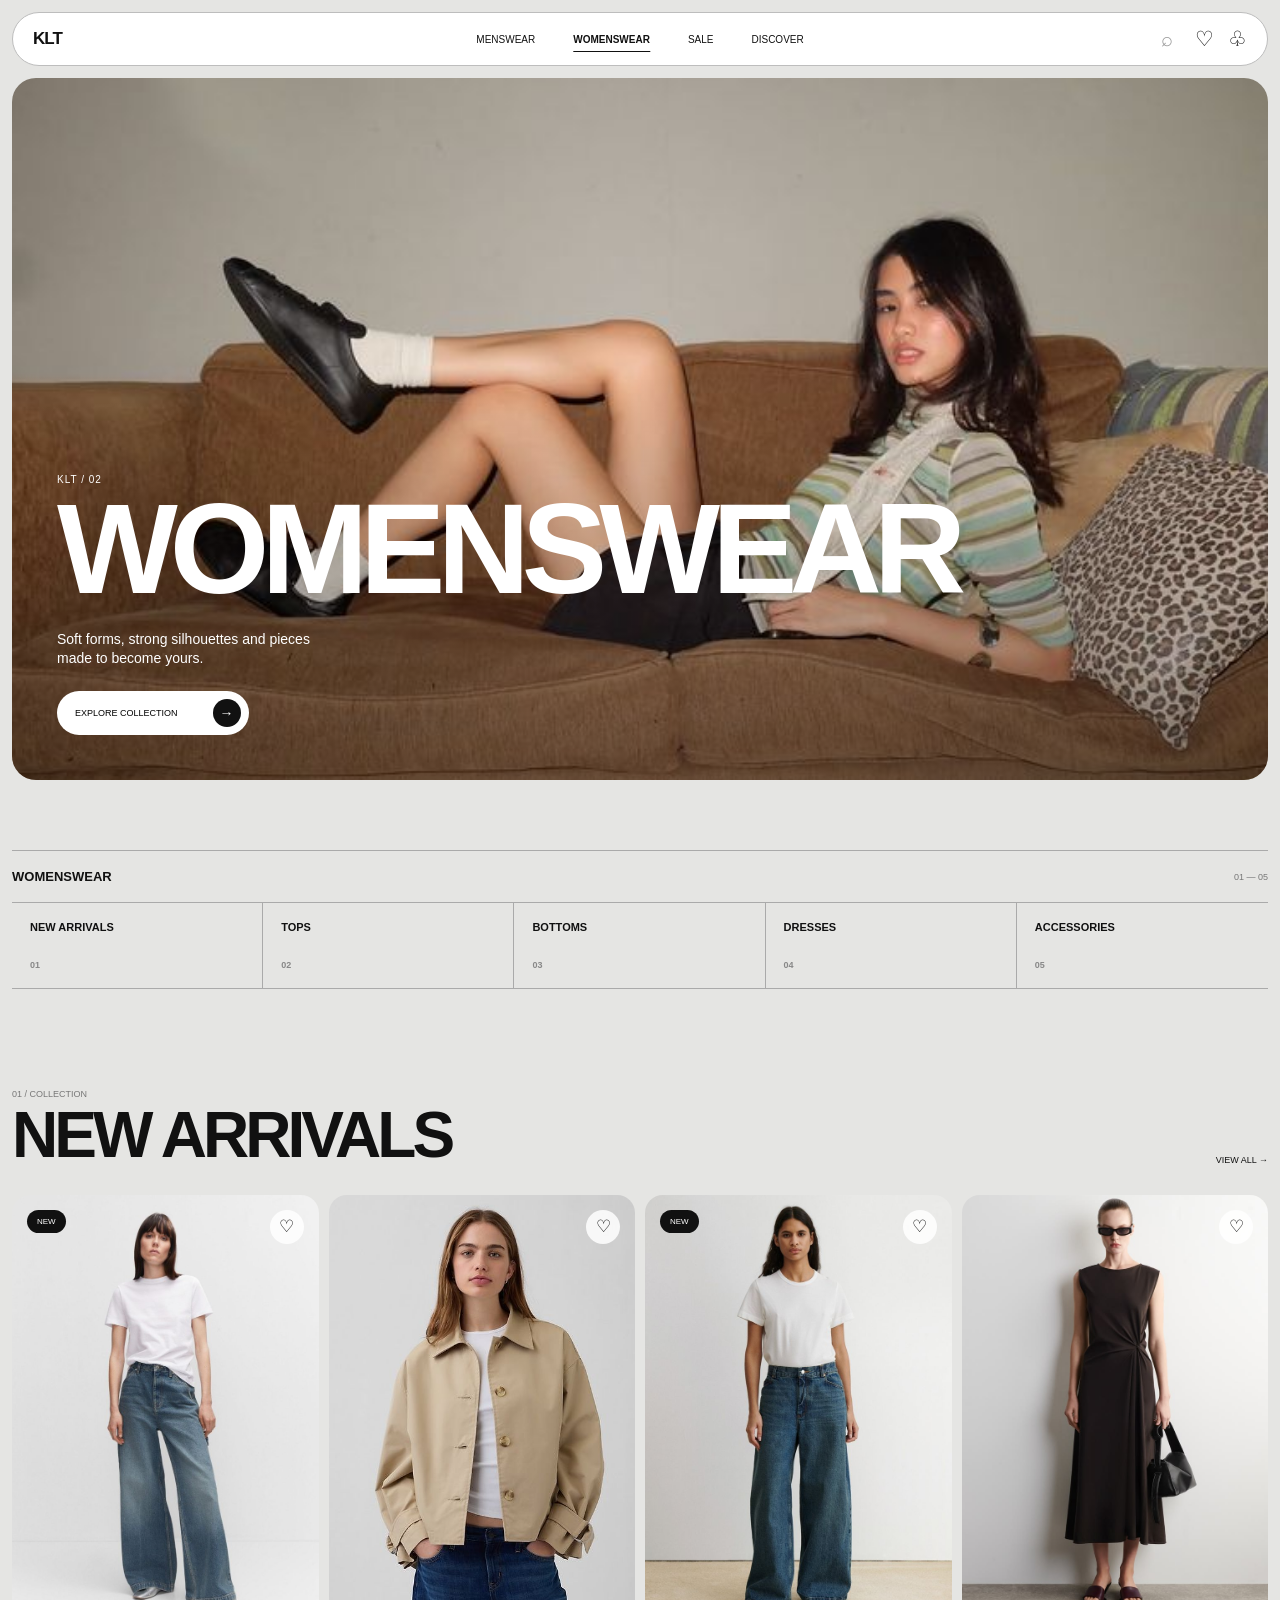
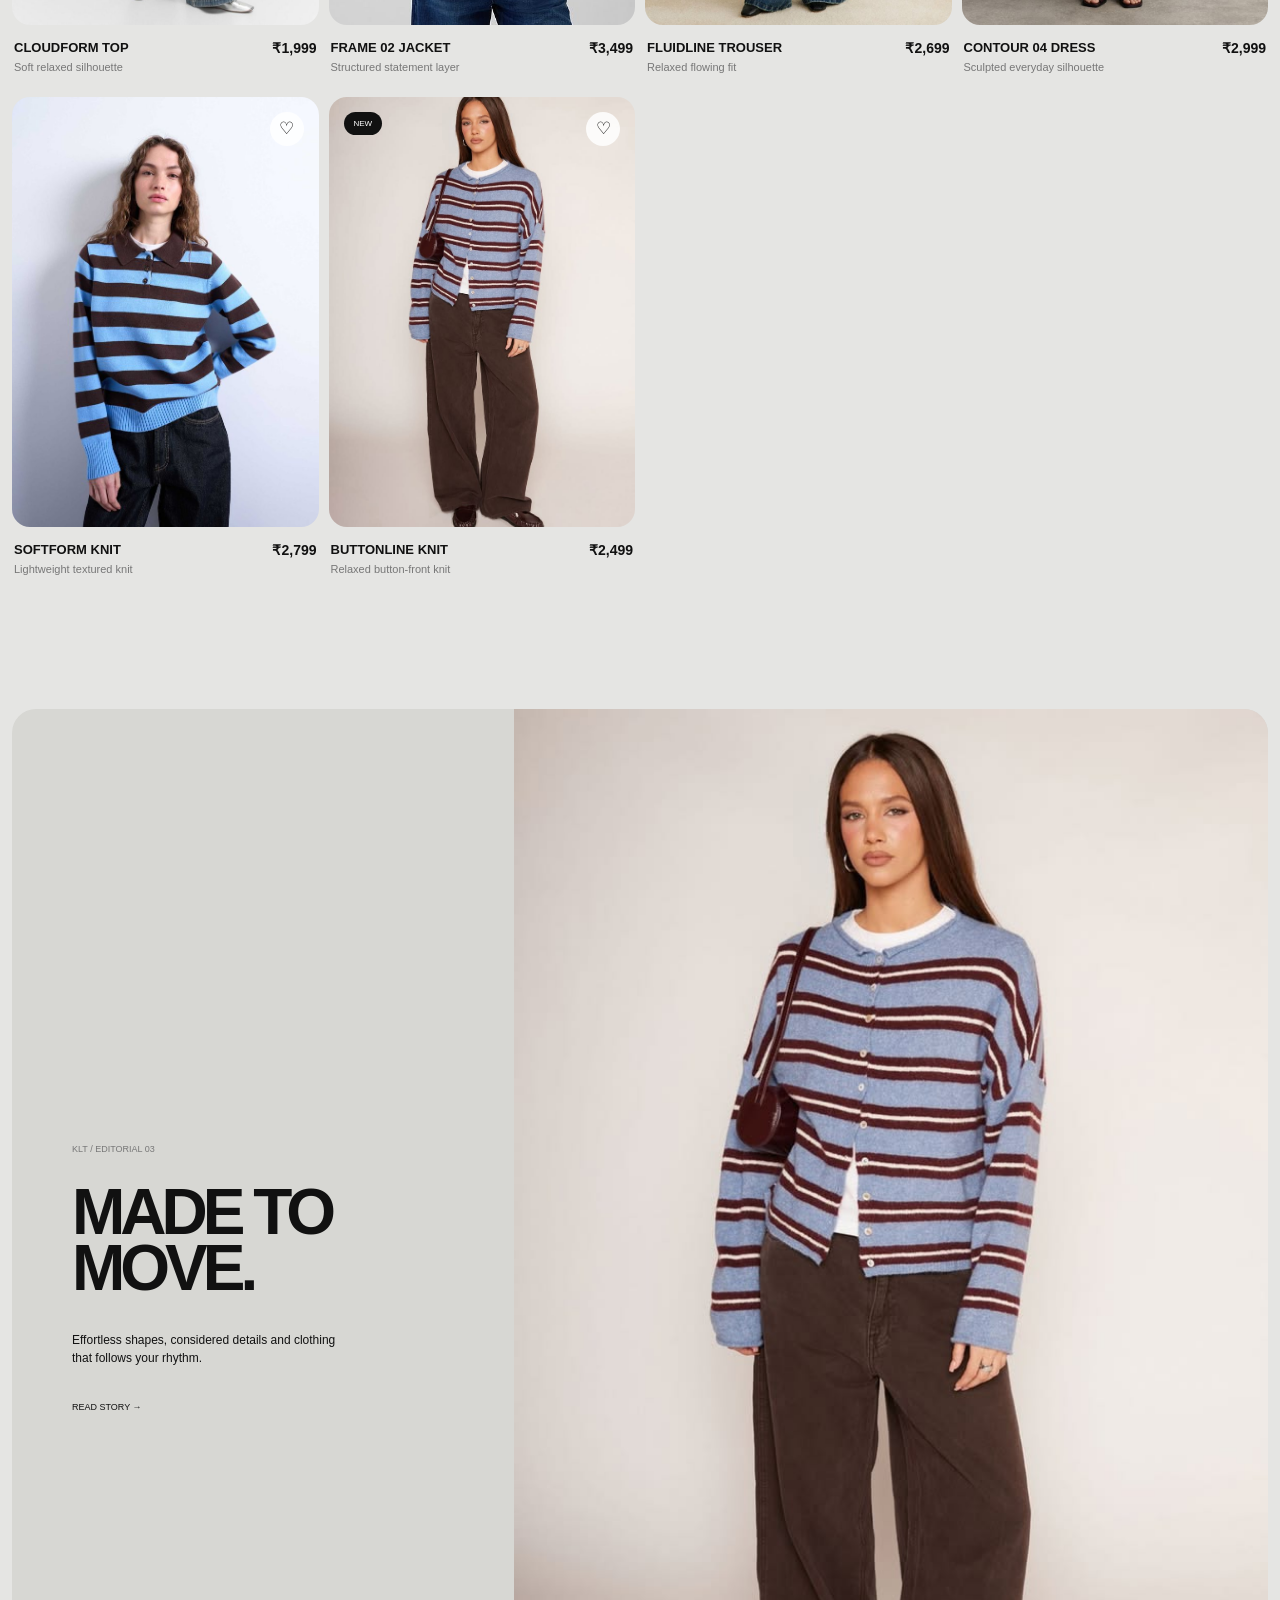
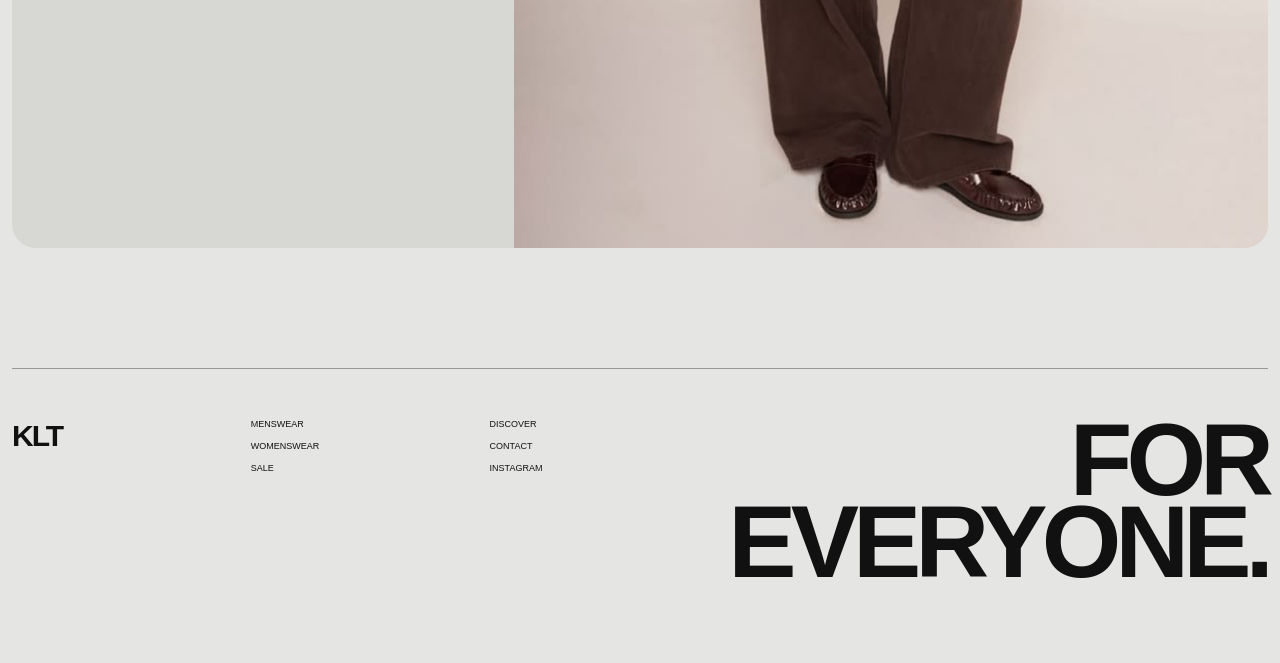
<file: womens.html>
<!DOCTYPE html>
<html lang="en">

<head>

    <meta charset="UTF-8">

    <meta name="viewport" content="width=device-width, initial-scale=1.0">

    <title>KLT — Womenswear</title>

    <link rel="stylesheet" href="style.css">

</head>


<body>


    <!-- ================= NAVBAR ================= -->

    <header class="shop-navbar">

        <a href="index.html" class="shop-logo">
            KLT
        </a>


        <nav class="shop-nav">

            <a href="mens.html">
                MENSWEAR
            </a>

            <a href="womens.html" class="active">
                WOMENSWEAR
            </a>

            <a href="sale.html">
                SALE
            </a>

            <a href="discover.html">
                DISCOVER
            </a>

        </nav>


        <div class="shop-actions">

            <a
                href="search.html"
                class="shop-search"
                aria-label="Search KLT"
            >

                <span>⌕</span>

                <span>
                    Search
                </span>

            </a>


            <button aria-label="Wishlist">
                ♡
            </button>


            <button aria-label="Shopping bag">
                ♧
            </button>

        </div>

    </header>




    <!-- ================= PAGE ================= -->

    <main class="womens-page">


        <!-- ================= HERO ================= -->

        <section class="womens-hero">

            <img
                src="assets/womens/hero.jpg"
                alt="KLT Womenswear"
            >


            <div class="womens-hero-content">

                <p class="eyebrow">
                    KLT / 02
                </p>


                <h1>
                    WOMENSWEAR
                </h1>


                <p class="hero-description">
                    Soft forms, strong silhouettes
                    and pieces made to become yours.
                </p>


                <button
                    class="explore-button"
                    type="button"
                    onclick="window.location.href='#new'"
                >

                    EXPLORE COLLECTION

                    <span>→</span>

                </button>

            </div>

        </section>




        <!-- ================= CATEGORIES ================= -->

        <section class="category-section">

            <div class="section-heading">

                <h2>
                    WOMENSWEAR
                </h2>


                <span>
                    01 — 05
                </span>

            </div>


            <div class="categories">

                <a href="#new">

                    NEW ARRIVALS

                    <span>01</span>

                </a>


                <a href="#tops">

                    TOPS

                    <span>02</span>

                </a>


                <a href="#bottoms">

                    BOTTOMS

                    <span>03</span>

                </a>


                <a href="#dresses">

                    DRESSES

                    <span>04</span>

                </a>


                <a href="#accessories">

                    ACCESSORIES

                    <span>05</span>

                </a>

            </div>

        </section>




        <!-- ================= NEW ARRIVALS ================= -->

        <section class="products-section" id="new">

            <div class="product-heading">

                <div>

                    <p>
                        01 / COLLECTION
                    </p>

                    <h2>
                        NEW ARRIVALS
                    </h2>

                </div>


                <a href="#new">
                    VIEW ALL →
                </a>

            </div>



            <div class="product-grid">


                <!-- ================= PRODUCT 01 ================= -->

                <article class="product-card">

                    <a
                        href="product.html?product=womens-01"
                        class="product-link"
                    >

                        <div class="product-image">

                            <img
                                src="assets/womens/product-01.jpg"
                                alt="KLT Cloudform Top"
                            >


                            <button
                                class="wishlist"
                                type="button"
                                aria-label="Add to wishlist"
                                onclick="event.preventDefault()"
                            >
                                ♡
                            </button>


                            <span class="product-tag">
                                NEW
                            </span>

                        </div>


                        <div class="product-info">

                            <div>

                                <h3>
                                    CLOUDFORM TOP
                                </h3>

                                <p>
                                    Soft relaxed silhouette
                                </p>

                            </div>


                            <strong>
                                ₹1,999
                            </strong>

                        </div>

                    </a>

                </article>




                <!-- ================= PRODUCT 02 ================= -->

                <article class="product-card">

                    <a
                        href="product.html?product=womens-02"
                        class="product-link"
                    >

                        <div class="product-image">

                            <img
                                src="assets/womens/product-02.jpg"
                                alt="KLT Frame 02 Jacket"
                            >


                            <button
                                class="wishlist"
                                type="button"
                                aria-label="Add to wishlist"
                                onclick="event.preventDefault()"
                            >
                                ♡
                            </button>

                        </div>


                        <div class="product-info">

                            <div>

                                <h3>
                                    FRAME 02 JACKET
                                </h3>

                                <p>
                                    Structured statement layer
                                </p>

                            </div>


                            <strong>
                                ₹3,499
                            </strong>

                        </div>

                    </a>

                </article>




                <!-- ================= PRODUCT 03 ================= -->

                <article class="product-card">

                    <a
                        href="product.html?product=womens-03"
                        class="product-link"
                    >

                        <div class="product-image">

                            <img
                                src="assets/womens/product-03.jpg"
                                alt="KLT Fluidline Trouser"
                            >


                            <button
                                class="wishlist"
                                type="button"
                                aria-label="Add to wishlist"
                                onclick="event.preventDefault()"
                            >
                                ♡
                            </button>


                            <span class="product-tag">
                                NEW
                            </span>

                        </div>


                        <div class="product-info">

                            <div>

                                <h3>
                                    FLUIDLINE TROUSER
                                </h3>

                                <p>
                                    Relaxed flowing fit
                                </p>

                            </div>


                            <strong>
                                ₹2,699
                            </strong>

                        </div>

                    </a>

                </article>




                <!-- ================= PRODUCT 04 ================= -->

                <article class="product-card">

                    <a
                        href="product.html?product=womens-04"
                        class="product-link"
                    >

                        <div class="product-image">

                            <img
                                src="assets/womens/product-04.jpg"
                                alt="KLT Contour 04 Dress"
                            >


                            <button
                                class="wishlist"
                                type="button"
                                aria-label="Add to wishlist"
                                onclick="event.preventDefault()"
                            >
                                ♡
                            </button>

                        </div>


                        <div class="product-info">

                            <div>

                                <h3>
                                    CONTOUR 04 DRESS
                                </h3>

                                <p>
                                    Sculpted everyday silhouette
                                </p>

                            </div>


                            <strong>
                                ₹2,999
                            </strong>

                        </div>

                    </a>

                </article>




                <!-- ================= PRODUCT 05 ================= -->

                <article class="product-card">

                    <a
                        href="product.html?product=womens-05"
                        class="product-link"
                    >

                        <div class="product-image">

                            <img
                                src="assets/womens/product-05.jpg"
                                alt="KLT Softform Knit"
                            >


                            <button
                                class="wishlist"
                                type="button"
                                aria-label="Add to wishlist"
                                onclick="event.preventDefault()"
                            >
                                ♡
                            </button>

                        </div>


                        <div class="product-info">

                            <div>

                                <h3>
                                    SOFTFORM KNIT
                                </h3>

                                <p>
                                    Lightweight textured knit
                                </p>

                            </div>


                            <strong>
                                ₹2,799
                            </strong>

                        </div>

                    </a>

                </article>




                <!-- ================= PRODUCT 06 ================= -->

                <article class="product-card">

                    <a
                        href="product.html?product=womens-06"
                        class="product-link"
                    >

                        <div class="product-image">

                            <img
                                src="assets/womens/product-06.jpg"
                                alt="KLT Buttonline Knit"
                            >


                            <button
                                class="wishlist"
                                type="button"
                                aria-label="Add to wishlist"
                                onclick="event.preventDefault()"
                            >
                                ♡
                            </button>


                            <span class="product-tag">
                                NEW
                            </span>

                        </div>


                        <div class="product-info">

                            <div>

                                <h3>
                                    BUTTONLINE KNIT
                                </h3>

                                <p>
                                    Relaxed button-front knit
                                </p>

                            </div>


                            <strong>
                                ₹2,499
                            </strong>

                        </div>

                    </a>

                </article>


            </div>

        </section>




        <!-- ================= EDITORIAL ================= -->

        <section class="womens-editorial">


            <div class="womens-editorial-content">

                <p>
                    KLT / EDITORIAL 03
                </p>


                <h2>
                    MADE TO
                    <br>
                    MOVE.
                </h2>


                <p class="editorial-text">

                    Effortless shapes, considered details
                    and clothing that follows your rhythm.

                </p>


                <a href="discover.html">
                    READ STORY →
                </a>

            </div>


            <div class="womens-editorial-image">

                <img
                    src="assets/womens/product-06.jpg"
                    alt="KLT womenswear editorial"
                >

            </div>

        </section>




        <!-- ================= FOOTER ================= -->

        <footer class="shop-footer">


            <div class="footer-logo">
                KLT
            </div>


            <div>

                <p>
                    <a href="mens.html">MENSWEAR</a>
                </p>

                <p>
                    <a href="womens.html">WOMENSWEAR</a>
                </p>

                <p>
                    <a href="sale.html">SALE</a>
                </p>

            </div>


            <div>

                <p>
                    <a href="discover.html">DISCOVER</a>
                </p>

                <p>
                    CONTACT
                </p>

                <p>
                    INSTAGRAM
                </p>

            </div>


            <div class="footer-big">

                FOR
                <br>
                EVERYONE.

            </div>

        </footer>


    </main>


    <script src="script.js"></script>


</body>

</html>
</file>
<file: style.css>
/* =========================================
   RESET
========================================= */

* {
    margin: 0;
    padding: 0;
    box-sizing: border-box;
}


html {
    scroll-behavior: smooth;
}


body {
    width: 100%;

    min-height: 100vh;

    background: #e5e5e3;

    color: #111;

    font-family: Arial, Helvetica, sans-serif;

    overflow-x: hidden;
}


/* =========================================
   NAVBAR
========================================= */

.navbar {

    width: calc(100% - 24px);

    height: 54px;

    margin: 12px;

    padding: 0 20px;

    background: #ffffff;

    border: 1px solid #bdbdbd;

    border-radius: 30px;

    display: flex;

    align-items: center;

    justify-content: space-between;

    position: relative;

    z-index: 10;
}


/* LOGO */

.logo {

    width: auto;

    color: #111;

    font-size: 17px;

    font-weight: 900;

    line-height: 1;

    letter-spacing: -1px;

    text-decoration: none;
}


.logo span {

    display: block;

}


/* NAV LINKS */

nav {

    display: flex;

    align-items: center;

    justify-content: center;

    gap: 42px;

    position: absolute;

    left: 50%;

    transform: translateX(-50%);
}


nav a {

    color: #111;

    text-decoration: none;

    font-size: 10px;

    white-space: nowrap;
}


/* RIGHT SIDE */

.nav-right {

    display: flex;

    align-items: center;

    gap: 14px;
}


.search {

    width: 28px;

    height: 30px;

    display: flex;

    align-items: center;

    justify-content: center;

    padding: 0;

    background: transparent;

    color: #111;

    font-size: 19px;

    cursor: pointer;
}

.search span:first-child {
    font-size: 20px;
    line-height: 1;
}

.search span:last-child {
    display: none;
}


.nav-right button {

    border: none;

    background: transparent;

    font-size: 21px;

    cursor: pointer;

    color: #111;
}


/* =========================================================
   KLT MENSWEAR PAGE
========================================================= */


/* =========================================
   SHOP NAVBAR
========================================= */

.shop-navbar {

    width: calc(100% - 24px);

    height: 54px;

    margin: 12px;

    padding: 0 20px;

    background: #ffffff;

    border: 1px solid #bdbdbd;

    border-radius: 30px;

    display: flex;

    align-items: center;

    justify-content: space-between;

    position: relative;

    z-index: 10;
}


.shop-logo {

    color: #111;

    text-decoration: none;

    font-size: 17px;

    font-weight: 900;

    letter-spacing: -1px;
}


.shop-nav {

    display: flex;

    gap: 38px;

    position: absolute;

    left: 50%;

    transform: translateX(-50%);
}


.shop-nav a {

    color: #111;

    text-decoration: none;

    font-size: 10px;

    font-weight: 500;

    white-space: nowrap;

    position: relative;
}


.shop-nav a.active {

    font-weight: 700;
}


.shop-nav a.active::after {

    content: "";

    position: absolute;

    left: 0;

    right: 0;

    bottom: -7px;

    height: 1px;

    background: #111;
}


/* NAV RIGHT */

.shop-actions {

    display: flex;

    align-items: center;

    gap: 14px;
}


.shop-search {

    width: 28px;

    height: 30px;

    display: flex;

    align-items: center;

    justify-content: center;

    padding: 0;

    background: transparent;

    color: #111;

    font-size: 19px;

    cursor: pointer;

    text-decoration: none;
}

.shop-search span:first-child {
    font-size: 20px;
    line-height: 1;
}

.shop-search span:last-child {
    display: none;
}


.shop-actions button {

    border: none;

    background: transparent;

    font-size: 21px;

    cursor: pointer;
}


/* =========================================
   MENS PAGE
========================================= */

.mens-page {

    width: calc(100% - 24px);

    margin: 0 12px 30px;
}


/* =========================================
   HERO
========================================= */

.mens-hero {

    width: 100%;

    height: 78vh;

    min-height: 600px;

    border-radius: 24px;

    overflow: hidden;

    position: relative;

    background: #ccc;
}


.mens-hero img {

    width: 100%;

    height: 100%;

    object-fit: cover;

    display: block;
}


/* DARK OVERLAY */

.mens-hero::after {

    content: "";

    position: absolute;

    inset: 0;

    background:
        linear-gradient(
            to top,
            rgba(0,0,0,0.42),
            transparent 55%
        );
}


/* HERO CONTENT */

.mens-hero-content {

    position: absolute;

    z-index: 2;

    left: 45px;

    bottom: 45px;

    color: white;

    max-width: 500px;
}


.eyebrow {

    font-size: 10px;

    letter-spacing: 1px;

    margin-bottom: 12px;
}


.mens-hero-content h1 {

    font-size: clamp(65px, 11vw, 170px);

    line-height: 0.8;

    letter-spacing: -8px;

    font-weight: 900;

    margin-bottom: 28px;
}


.hero-description {

    font-size: 14px;

    line-height: 1.4;

    max-width: 250px;

    margin-bottom: 22px;
}


.explore-button {

    height: 44px;

    padding: 0 8px 0 18px;

    border: none;

    border-radius: 25px;

    background: white;

    display: flex;

    align-items: center;

    gap: 35px;

    font-size: 9px;

    cursor: pointer;
}


.explore-button span {

    width: 28px;

    height: 28px;

    border-radius: 50%;

    background: #111;

    color: white;

    display: flex;

    align-items: center;

    justify-content: center;

    font-size: 14px;
}


/* =========================================
   CATEGORY SECTION
========================================= */

.category-section {

    margin-top: 70px;

    border-top: 1px solid #aaa;

    border-bottom: 1px solid #aaa;
}


.section-heading {

    padding: 18px 0;

    display: flex;

    align-items: center;

    justify-content: space-between;
}


.section-heading h2 {

    font-size: 13px;

    font-weight: 700;
}


.section-heading span {

    font-size: 9px;

    color: #777;
}


.categories {

    display: grid;

    grid-template-columns:
        repeat(5, 1fr);

    border-top: 1px solid #aaa;
}


.categories a {

    min-height: 85px;

    padding: 18px;

    color: #111;

    text-decoration: none;

    border-right: 1px solid #aaa;

    display: flex;

    flex-direction: column;

    justify-content: space-between;

    font-size: 11px;

    font-weight: 600;
}


.categories a:last-child {

    border-right: none;
}


.categories span {

    font-size: 9px;

    color: #888;
}


/* =========================================
   PRODUCTS
========================================= */

.products-section {

    margin-top: 100px;
}


.product-heading {

    display: flex;

    align-items: flex-end;

    justify-content: space-between;

    margin-bottom: 30px;
}


.product-heading p {

    font-size: 9px;

    color: #777;

    margin-bottom: 8px;
}


.product-heading h2 {

    font-size: clamp(35px, 5vw, 70px);

    line-height: 0.9;

    letter-spacing: -4px;

    font-weight: 900;
}


.product-heading a {

    color: #111;

    font-size: 9px;

    text-decoration: none;
}


/* =========================================
   PRODUCT GRID
========================================= */

.product-grid {

    display: grid;

    grid-template-columns:
        repeat(4, 1fr);

    gap: 10px;
}


.product-card {

    min-width: 0;
}


.product-image {

    height: 430px;

    border-radius: 18px;

    overflow: hidden;

    position: relative;

    background: #ddd;
}


.product-image img {

    width: 100%;

    height: 100%;

    object-fit: cover;

    display: block;

    transition: transform 0.5s ease;
}


.product-card:hover
.product-image img {

    transform: scale(1.04);
}


/* WISHLIST */

.wishlist {

    position: absolute;

    top: 15px;

    right: 15px;

    width: 34px;

    height: 34px;

    border: none;

    border-radius: 50%;

    background: rgba(255,255,255,0.85);

    font-size: 17px;

    cursor: pointer;
}


/* NEW TAG */

.product-tag {

    position: absolute;

    left: 15px;

    top: 15px;

    padding: 7px 10px;

    border-radius: 20px;

    background: #111;

    color: white;

    font-size: 8px;
}


/* PRODUCT INFO */

.product-info {

    padding: 14px 2px;

    display: flex;

    align-items: flex-start;

    justify-content: space-between;

    gap: 10px;
}


.product-info h3 {

    font-size: 10px;

    margin-bottom: 5px;
}


.product-info p {

    font-size: 9px;

    color: #888;
}


.product-info strong {

    font-size: 10px;

    white-space: nowrap;
}


/* =========================================
   EDITORIAL
========================================= */

.mens-editorial {

    margin-top: 120px;

    display: grid;

    grid-template-columns: 1.2fr 0.8fr;

    min-height: 650px;

    border-radius: 24px;

    overflow: hidden;

    background: #d7d7d3;
}


.editorial-image {

    min-height: 650px;
}


.editorial-image img {

    width: 100%;

    height: 100%;

    object-fit: cover;

    display: block;
}


.editorial-content {

    padding: 60px;

    display: flex;

    flex-direction: column;

    justify-content: center;
}


.editorial-content > p:first-child {

    font-size: 9px;

    color: #777;

    margin-bottom: 30px;
}


.editorial-content h2 {

    font-size: clamp(45px, 5vw, 80px);

    line-height: 0.88;

    letter-spacing: -5px;

    margin-bottom: 35px;
}


.editorial-text {

    max-width: 270px;

    font-size: 12px;

    line-height: 1.5;

    margin-bottom: 35px;
}


.editorial-content a {

    color: #111;

    font-size: 9px;

    text-decoration: none;
}


/* =========================================
   FOOTER
========================================= */

.shop-footer {

    margin-top: 120px;

    padding: 50px 0;

    border-top: 1px solid #999;

    display: grid;

    grid-template-columns:
        1fr 1fr 1fr 2fr;

    gap: 30px;
}


.footer-logo {

    font-size: 30px;

    font-weight: 900;

    letter-spacing: -2px;
}


.shop-footer p {

    font-size: 9px;

    margin-bottom: 12px;
}


.footer-big {

    font-size: clamp(50px, 8vw, 120px);

    line-height: 0.8;

    font-weight: 900;

    letter-spacing: -6px;

    text-align: right;
}


/* =========================================
   TABLET
========================================= */

@media (max-width: 1000px) {

    .shop-nav {

        gap: 20px;

    }


    .shop-nav a {

        font-size: 8px;

    }


    .product-grid {

        grid-template-columns:
            repeat(2, 1fr);

    }


    .categories {

        grid-template-columns:
            repeat(3, 1fr);

    }


    .categories a:nth-child(3) {

        border-right: none;

    }


    .mens-editorial {

        grid-template-columns: 1fr;

    }


    .editorial-image {

        height: 500px;

    }

}


/* =========================================
   MOBILE
========================================= */

@media (max-width: 650px) {

    .shop-navbar {

        width: calc(100% - 14px);

        margin: 7px;

        padding: 0 12px;

    }


    .shop-nav {

        display: none;

    }


    .shop-search {

        display: flex;

    }


    .mens-page {

        width: calc(100% - 14px);

        margin: 0 7px 20px;

    }


    .mens-hero {

        height: 75vh;

        min-height: 500px;

        border-radius: 18px;

    }


    .mens-hero-content {

        left: 25px;

        bottom: 25px;

    }


    .mens-hero-content h1 {

        font-size: 60px;

        letter-spacing: -4px;

    }


    .categories {

        grid-template-columns:
            1fr 1fr;

    }


    .categories a {

        border-bottom: 1px solid #aaa;

    }


    .product-grid {

        grid-template-columns:
            1fr 1fr;

        gap: 7px;

    }


    .product-image {

        height: 280px;

        border-radius: 14px;

    }


    .product-heading {

        align-items: flex-end;

    }


    .product-heading h2 {

        font-size: 38px;

    }


    .product-heading a {

        display: none;

    }


    .mens-editorial {

        margin-top: 70px;

        border-radius: 18px;

    }


    .editorial-content {

        padding: 35px;

    }


    .shop-footer {

        grid-template-columns:
            1fr 1fr;

    }


    .footer-big {

        grid-column: 1 / -1;

        text-align: left;

        margin-top: 30px;

    }

}

/* =========================================================
   KLT WOMENSWEAR
========================================================= */


/* =========================================
   PAGE
========================================= */

.womens-page {

    width: calc(100% - 24px);

    margin: 0 12px 30px;

}


/* =========================================
   HERO
========================================= */

.womens-hero {

    width: 100%;

    height: 78vh;

    min-height: 600px;

    border-radius: 24px;

    overflow: hidden;

    position: relative;

    background: #d7d7d3;

}


.womens-hero img {

    width: 100%;

    height: 100%;

    object-fit: cover;

    display: block;

}


.womens-hero::after {

    content: "";

    position: absolute;

    inset: 0;

    background:
        linear-gradient(
            to top,
            rgba(0,0,0,0.38),
            transparent 58%
        );

}


/* =========================================
   HERO CONTENT
========================================= */

.womens-hero-content {

    position: absolute;

    z-index: 2;

    left: 45px;

    bottom: 45px;

    color: white;

    max-width: 560px;

}


.womens-hero-content .eyebrow {

    font-size: 10px;

    letter-spacing: 1px;

    margin-bottom: 12px;

}


.womens-hero-content h1 {

    font-size: clamp(60px, 10vw, 155px);

    line-height: 0.82;

    letter-spacing: -8px;

    font-weight: 900;

    margin-bottom: 28px;

}


.womens-hero-content .hero-description {

    font-size: 14px;

    line-height: 1.4;

    max-width: 280px;

    margin-bottom: 22px;

}


/* =========================================
   WOMENS EDITORIAL
========================================= */

.womens-editorial {

    margin-top: 120px;

    display: grid;

    grid-template-columns: 0.8fr 1.2fr;

    min-height: 650px;

    border-radius: 24px;

    overflow: hidden;

    background: #d7d7d3;

}


.womens-editorial-content {

    padding: 60px;

    display: flex;

    flex-direction: column;

    justify-content: center;

}


.womens-editorial-content > p:first-child {

    font-size: 9px;

    color: #777;

    margin-bottom: 30px;

}


.womens-editorial-content h2 {

    font-size: clamp(45px, 5vw, 80px);

    line-height: 0.88;

    letter-spacing: -5px;

    margin-bottom: 35px;

}


.womens-editorial-content .editorial-text {

    max-width: 270px;

    font-size: 12px;

    line-height: 1.5;

    margin-bottom: 35px;

}


.womens-editorial-content a {

    color: #111;

    font-size: 9px;

    text-decoration: none;

}


.womens-editorial-image {

    min-height: 650px;

}


.womens-editorial-image img {

    width: 100%;

    height: 100%;

    object-fit: cover;

    display: block;

}


/* =========================================
   TABLET
========================================= */

@media (max-width: 1000px) {

    .womens-editorial {

        grid-template-columns: 1fr;

    }


    .womens-editorial-image {

        height: 500px;

    }

}


/* =========================================
   MOBILE
========================================= */

@media (max-width: 650px) {

    .womens-page {

        width: calc(100% - 14px);

        margin: 0 7px 20px;

    }


    .womens-hero {

        height: 75vh;

        min-height: 500px;

        border-radius: 18px;

    }


    .womens-hero-content {

        left: 25px;

        bottom: 25px;

    }


    .womens-hero-content h1 {

        font-size: 58px;

        letter-spacing: -4px;

    }


    .womens-editorial {

        margin-top: 70px;

        border-radius: 18px;

    }


    .womens-editorial-content {

        padding: 35px;

    }


    .womens-editorial-image {

        min-height: 450px;

    }

}


/* =========================================================
   KLT PRODUCT PAGE
========================================================= */


/* =========================================
   PRODUCT PAGE
========================================= */

.product-page {

    width: calc(100% - 24px);

    margin: 0 12px 100px;

    display: grid;

    grid-template-columns: 1.1fr 0.9fr;

    gap: 50px;

    align-items: start;

}


/* =========================================
   GALLERY
========================================= */

.product-gallery {

    min-width: 0;

}


.product-main-image {

    width: 100%;

    height: 760px;

    border-radius: 24px;

    overflow: hidden;

    position: relative;

    background: #ddd;

}


.product-main-image img {

    width: 100%;

    height: 100%;

    object-fit: cover;

    display: block;

}


.product-badge {

    position: absolute;

    top: 20px;

    left: 20px;

    background: #111;

    color: white;

    border-radius: 20px;

    padding: 8px 12px;

    font-size: 8px;

}


.thumbnail-row {

    display: grid;

    grid-template-columns:
        repeat(3, 1fr);

    gap: 8px;

    margin-top: 8px;

}


.thumbnail {

    height: 120px;

    border: 1px solid transparent;

    border-radius: 14px;

    overflow: hidden;

    padding: 0;

    background: #ddd;

    cursor: pointer;

}


.thumbnail.active {

    border-color: #111;

}


.thumbnail img {

    width: 100%;

    height: 100%;

    object-fit: cover;

    display: block;

}


/* =========================================
   PRODUCT DETAILS
========================================= */

.product-details {

    padding: 25px 15px 0 0;

    position: sticky;

    top: 25px;

}


.product-category {

    font-size: 9px;

    color: #888;

    margin-bottom: 25px;

}


.product-top h1 {

    font-size: clamp(50px, 6vw, 90px);

    line-height: 0.82;

    letter-spacing: -5px;

    font-weight: 900;

    margin-bottom: 30px;

}


.product-price {

    font-size: 18px;

    font-weight: 600;

    margin-bottom: 25px;

}


.product-description {

    max-width: 350px;

    font-size: 12px;

    line-height: 1.6;

    color: #666;

}


/* =========================================
   SIZE
========================================= */

.size-section {

    margin-top: 55px;

}


.size-heading {

    display: flex;

    justify-content: space-between;

    align-items: center;

    margin-bottom: 12px;

    font-size: 9px;

}


.size-heading a {

    color: #666;

    text-decoration: underline;

}


.sizes {

    display: grid;

    grid-template-columns:
        repeat(4, 1fr);

    gap: 6px;

}


.sizes button {

    height: 45px;

    border: 1px solid #aaa;

    background: transparent;

    border-radius: 3px;

    font-size: 10px;

    cursor: pointer;

}


.sizes button:hover,
.sizes button.selected {

    background: #111;

    color: white;

    border-color: #111;

}


/* =========================================
   ADD TO BAG
========================================= */

.add-to-bag {

    width: 100%;

    height: 55px;

    margin-top: 25px;

    border: none;

    border-radius: 30px;

    background: #111;

    color: white;

    padding: 0 20px;

    display: flex;

    align-items: center;

    justify-content: space-between;

    font-size: 10px;

    cursor: pointer;

    transition: 0.2s;

}


.add-to-bag:hover {

    opacity: 0.8;

}


.add-to-bag span:last-child {

    font-size: 20px;

}


/* =========================================
   WISHLIST
========================================= */

.add-wishlist {

    width: 100%;

    height: 45px;

    margin-top: 8px;

    border: 1px solid #aaa;

    border-radius: 25px;

    background: transparent;

    font-size: 9px;

    cursor: pointer;

}


/* =========================================
   PRODUCT INFORMATION
========================================= */

.product-information {

    margin-top: 45px;

    border-top: 1px solid #aaa;

}


.product-information details {

    border-bottom: 1px solid #aaa;

    padding: 18px 0;

}


.product-information summary {

    list-style: none;

    cursor: pointer;

    font-size: 10px;

    font-weight: 600;

    display: flex;

    justify-content: space-between;

}


.product-information summary::after {

    content: "+";

    font-size: 14px;

}


.product-information details[open]
summary::after {

    content: "−";

}


.product-information p {

    margin-top: 15px;

    font-size: 10px;

    line-height: 1.6;

    color: #777;

}


/* =========================================
   RECOMMENDED
========================================= */

.recommended {

    width: calc(100% - 24px);

    margin: 0 12px 100px;

}


.recommended-heading {

    display: flex;

    align-items: flex-end;

    justify-content: space-between;

    margin-bottom: 35px;

}


.recommended-heading p {

    font-size: 9px;

    color: #888;

    margin-bottom: 10px;

}


.recommended-heading h2 {

    font-size: clamp(45px, 5vw, 75px);

    line-height: 0.85;

    letter-spacing: -5px;

}


.recommended-heading a {

    color: #111;

    text-decoration: none;

    font-size: 9px;

}


.recommended-grid {

    display: grid;

    grid-template-columns:
        repeat(3, 1fr);

    gap: 10px;

}


.recommended-card a {

    color: #111;

    text-decoration: none;

}


.recommended-image {

    height: 500px;

    border-radius: 18px;

    overflow: hidden;

    background: #ddd;

}


.recommended-image img {

    width: 100%;

    height: 100%;

    object-fit: cover;

    display: block;

    transition: transform 0.5s ease;

}


.recommended-card:hover
.recommended-image img {

    transform: scale(1.04);

}


.recommended-info {

    padding: 14px 2px;

    display: flex;

    justify-content: space-between;

    font-size: 9px;

}


.recommended-info strong {

    font-size: 10px;

}


/* =========================================
   TABLET
========================================= */

@media (max-width: 900px) {

    .product-page {

        grid-template-columns: 1fr;

        gap: 30px;

    }


    .product-main-image {

        height: 650px;

    }


    .product-details {

        position: static;

        padding-right: 0;

    }


    .recommended-grid {

        grid-template-columns:
            repeat(2, 1fr);

    }

}


/* =========================================
   MOBILE
========================================= */

@media (max-width: 600px) {

    .product-page {

        width: calc(100% - 14px);

        margin: 0 7px 70px;

    }


    .product-main-image {

        height: 550px;

        border-radius: 18px;

    }


    .thumbnail {

        height: 90px;

    }


    .product-details {

        padding: 10px 0 0;

    }


    .product-top h1 {

        font-size: 55px;

        letter-spacing: -4px;

    }


    .size-section {

        margin-top: 40px;

    }


    .recommended {

        width: calc(100% - 14px);

        margin: 0 7px 70px;

    }


    .recommended-grid {

        grid-template-columns:
            1fr 1fr;

        gap: 7px;

    }


    .recommended-image {

        height: 300px;

        border-radius: 14px;

    }


    .recommended-heading a {

        display: none;

    }

}

/* =========================================================
   FINAL HOMEPAGE FIX
   KLT HERO GRID
========================================================= */


/* MAIN GRID */

.container {

    width: calc(100% - 24px);

    margin: 0 12px 12px;

    display: grid;

    grid-template-columns: 1fr 1fr;

    gap: 8px;

    height: 680px;

    min-height: 0;

}


/* LEFT SIDE */

.left-column {

    width: 100%;

    height: 100%;

    min-height: 0;

    display: grid;

    grid-template-rows: 2fr 1fr;

    gap: 8px;

}


/* TEXT CARD */

.text-card {

    width: 100%;

    height: 100%;

    min-height: 0;

    box-sizing: border-box;

    background: #d7d7d3;

    border-radius: 22px;

    padding: 45px;

    position: relative;

    overflow: hidden;

}


/* HEADING */

.heading h1 {

    margin: 0;

    font-size: clamp(45px, 5vw, 82px);

    line-height: 0.88;

    font-weight: 900;

    letter-spacing: -5px;

}


.first-line {

    display: flex;

    align-items: center;

    gap: 25px;

}


.arrow {

    font-size: clamp(45px, 5vw, 80px);

    line-height: 1;

}


/* DESCRIPTION */

.text-card p {

    position: absolute;

    left: 45px;

    bottom: 45px;

    max-width: 400px;

    margin: 0;

    font-size: 13px;

    line-height: 1.5;

}


/* BOTTOM TWO IMAGES */

.small-cards {

    width: 100%;

    height: 100%;

    min-height: 0;

    display: grid;

    grid-template-columns: 1fr 1fr;

    gap: 8px;

}


.small-card {

    width: 100%;

    height: 100%;

    min-height: 0;

    position: relative;

    overflow: hidden;

    border-radius: 22px;

    background: #ccc;

}


.small-card img {

    width: 100%;

    height: 100%;

    object-fit: cover;

    display: block;

}


/* SMALL IMAGE TEXT */

.card-title {

    position: absolute;

    left: 20px;

    bottom: 20px;

    z-index: 2;

    color: white;

    font-size: 20px;

    font-weight: 900;

}


/* =========================================================
   RIGHT HERO
========================================================= */

.hero {

    width: 100%;

    height: 100%;

    min-height: 0;

    position: relative;

    overflow: hidden;

    border-radius: 22px;

    background: #ccc;

}


.hero img {

    width: 100%;

    height: 100%;

    object-fit: cover;

    display: block;

}


/* SHOP BUTTON */

.shop-button {

    position: absolute;

    top: 55%;

    left: 55%;

    transform: translate(-50%, -50%);

    width: 82px;

    height: 82px;

    border: none;

    border-radius: 50%;

    background: rgba(255,255,255,0.78);

    color: white;

    display: flex;

    flex-direction: column;

    justify-content: center;

    align-items: center;

    font-size: 10px;

    font-weight: 700;

    line-height: 1;

    cursor: pointer;

}


/* HERO BOTTOM BUTTONS */

.hero-actions {

    position: absolute;

    left: 25px;

    right: 25px;

    bottom: 20px;

    display: flex;

    justify-content: flex-end;

    gap: 10px;

}


.learn-button,
.contact-button {

    height: 42px;

    border: none;

    border-radius: 25px;

    display: flex;

    align-items: center;

    justify-content: space-between;

    padding: 0 10px 0 18px;

    font-size: 9px;

}


.learn-button {

    width: 180px;

    background: white;

}


.learn-button b {

    width: 27px;

    height: 27px;

    border-radius: 50%;

    background: #111;

    color: white;

    display: flex;

    justify-content: center;

    align-items: center;

}


.contact-button {

    width: 160px;

    background: rgba(255,255,255,0.78);

}


/* =========================================================
   TABLET
========================================================= */

@media (max-width: 800px) {

    .container {

        grid-template-columns: 1fr;

        height: auto;

    }


    .left-column {

        height: auto;

        grid-template-rows: 450px 250px;

    }


    .text-card {

        height: 100%;

    }


    .small-cards {

        height: 100%;

    }


    .hero {

        height: 600px;

    }

}


/* =========================================================
   MOBILE
========================================================= */

@media (max-width: 550px) {

    .container {

        width: calc(100% - 14px);

        margin: 0 7px 7px;

    }


    .left-column {

        grid-template-rows: 420px 500px;

    }


    .text-card {

        padding: 28px;

        border-radius: 18px;

    }


    .heading h1 {

        font-size: 44px;

        letter-spacing: -3px;

    }


    .text-card p {

        left: 28px;

        bottom: 28px;

        max-width: 270px;

        font-size: 10px;

    }


    .small-cards {

        grid-template-columns: 1fr 1fr;

    }


    .small-card {

        border-radius: 18px;

    }


    .hero {

        height: 560px;

        border-radius: 18px;

    }


    .hero-actions {

        left: 12px;

        right: 12px;

    }


    .learn-button,
    .contact-button {

        width: 50%;

    }

}

/* =========================================================
   KLT SALE PAGE — FINAL CLEAN VERSION
========================================================= */

.sale-page {
    width: calc(100% - 24px);
    margin: 0 12px 30px;
    overflow: hidden;
}

/* ================= SALE HERO ================= */

.sale-hero {
    width: 100%;
    height: 720px;
    display: grid;
    grid-template-columns: 46% 54%;
    gap: 8px;
    margin-top: 10px;
    overflow: hidden;
}

.sale-hero-left {
    position: relative;
    min-width: 0;
    height: 720px;
    padding: 45px 50px;
    box-sizing: border-box;
    background: #d7d7d3;
    border-radius: 24px;
    overflow: hidden;
    display: flex;
    flex-direction: column;
}

.sale-eyebrow {
    margin: 0;
    color: #777;
    font-size: 10px;
    letter-spacing: 1.5px;
}

.sale-title {
    margin-top: 72px;
    display: flex;
    align-items: center;
    gap: 24px;
}

.sale-title h1 {
    margin: 0;
    font-size: clamp(80px, 9vw, 145px);
    line-height: 0.78;
    letter-spacing: -8px;
    font-weight: 900;
}

.sale-title span {
    font-size: clamp(55px, 5vw, 90px);
    line-height: 1;
    color: #111;
}

.sale-percent {
    margin-top: 85px;
    font-size: clamp(75px, 8vw, 125px);
    line-height: 0.8;
    letter-spacing: -7px;
    font-weight: 900;
    color: #4f4f4b;
}

.sale-description {
    margin: auto 0 0;
    max-width: 300px;
    color: #333;
    font-size: 13px;
    line-height: 1.5;
}

/* ================= HERO IMAGE ================= */

.sale-hero-right {
    position: relative;
    min-width: 0;
    height: 720px;
    border-radius: 24px;
    overflow: hidden;
    background: #d9d9d5;
}

.sale-hero-right > img {
    width: 100%;
    height: 100%;
    display: block;
    object-fit: cover;
    object-position: center 30%;
}

/* ================= SALE CIRCLE ================= */

.sale-circle {
    position: absolute;
    top: 50%;
    left: 50%;
    transform: translate(-50%, -50%);
    width: 105px;
    height: 105px;
    border-radius: 50%;
    background: rgba(245, 245, 242, 0.88);
    display: flex;
    flex-direction: column;
    align-items: center;
    justify-content: center;
    text-align: center;
    color: #111;
    font-size: 11px;
    font-weight: 600;
    line-height: 1.2;
    z-index: 2;
}

/* ================= SALE SHOP BUTTON ================= */

.sale-shop-button {
    position: absolute;
    left: 25px;
    right: 25px;
    bottom: 20px;
    min-height: 42px;
    padding: 0 10px 0 18px;
    border-radius: 25px;
    background: rgba(255,255,255,0.88);
    color: #111;
    display: flex;
    align-items: center;
    justify-content: space-between;
    gap: 15px;
    font-size: 9px;
    text-decoration: none;
    z-index: 3;
}

.sale-shop-button b {
    width: 27px;
    height: 27px;
    border-radius: 50%;
    background: #111;
    color: white;
    display: flex;
    align-items: center;
    justify-content: center;
    font-size: 14px;
    font-weight: 400;
}

.sale-shop-button:hover {
    background: white;
}


/* ================= FILTER ================= */

.sale-filter {
    display: flex;
    align-items: center;
    gap: 10px;
    padding: 25px 5%;
    border-top: 1px solid #c5c5c2;
    border-bottom: 1px solid #c5c5c2;
    overflow-x: auto;
}

.sale-filter button {
    padding: 11px 20px;
    border: 1px solid #bdbdb9;
    border-radius: 30px;
    background: transparent;
    color: #111;
    font-size: 10px;
    white-space: nowrap;
    cursor: pointer;
}

.sale-filter button:hover,
.sale-filter-active {
    background: #111 !important;
    border-color: #111 !important;
    color: white !important;
}

/* ================= SALE PRODUCTS ================= */

.sale-products {
    padding: 100px 5% 120px;
}

.sale-heading {
    display: flex;
    align-items: flex-end;
    justify-content: space-between;
    margin-bottom: 50px;
}

.sale-heading p {
    margin: 0 0 15px;
    color: #777;
    font-size: 10px;
    letter-spacing: 1.5px;
}

.sale-heading h2 {
    margin: 0;
    font-size: clamp(55px, 7vw, 105px);
    line-height: 0.82;
    letter-spacing: -5px;
    font-weight: 900;
}

.sale-heading > span {
    color: #777;
    font-size: 10px;
    letter-spacing: 1px;
}

.sale-grid {
    display: grid;
    grid-template-columns: repeat(3, 1fr);
    gap: 35px 18px;
}

.sale-card {
    min-width: 0;
}

.sale-product-link {
    display: block;
    color: inherit;
    text-decoration: none;
}

.sale-image {
    position: relative;
    width: 100%;
    aspect-ratio: 3 / 4;
    overflow: hidden;
    border-radius: 18px;
    background: #e0e0dc;
}

.sale-image img {
    width: 100%;
    height: 100%;
    display: block;
    object-fit: cover;
    transition: transform 0.5s ease;
}

.sale-card:hover .sale-image img {
    transform: scale(1.04);
}

.discount {
    position: absolute;
    top: 15px;
    left: 15px;
    padding: 8px 12px;
    border-radius: 20px;
    background: #111;
    color: white;
    font-size: 9px;
    font-weight: 600;
}

.sale-info {
    display: flex;
    align-items: flex-start;
    justify-content: space-between;
    gap: 20px;
    padding-top: 15px;
}

.sale-info h3 {
    margin: 0 0 6px;
    font-size: 13px;
    font-weight: 600;
}

.sale-info p {
    margin: 0;
    color: #777;
    font-size: 11px;
}

.sale-price {
    display: flex;
    flex-direction: column;
    align-items: flex-end;
    gap: 3px;
    white-space: nowrap;
}

.sale-price strong {
    font-size: 14px;
}

.sale-price del {
    color: #888;
    font-size: 11px;
}

/* ================= FINAL BANNER ================= */

.sale-banner {
    min-height: 55vh;
    padding: 90px 5%;
    box-sizing: border-box;
    background: #d0d0cc;
    color: #4f4f4b;
    display: flex;
    align-items: flex-end;
    justify-content: space-between;
    gap: 60px;
}

.sale-banner p:first-child {
    margin: 0 0 25px;
    color: #777;
    font-size: 10px;
    letter-spacing: 1.5px;
}

.sale-banner h2 {
    margin: 0;
    color: #555550;
    font-size: clamp(65px, 9vw, 135px);
    line-height: 0.8;
    letter-spacing: -6px;
    font-weight: 900;
}

.sale-banner > p:last-child {
    max-width: 280px;
    margin: 0;
    color: #666661;
    font-size: 13px;
    line-height: 1.5;
}

/* ================= RESPONSIVE ================= */

@media (max-width: 900px) {
    .sale-hero {
        height: auto;
        grid-template-columns: 1fr;
    }

    .sale-hero-left {
        height: 520px;
    }

    .sale-hero-right {
        height: 650px;
    }

    .sale-grid {
        grid-template-columns: repeat(2, 1fr);
    }

    .sale-banner {
        flex-direction: column;
        align-items: flex-start;
    }
}

@media (max-width: 600px) {
    .sale-page {
        width: calc(100% - 14px);
        margin: 0 7px 20px;
    }

    .sale-hero-left {
        height: 430px;
        padding: 30px;
        border-radius: 18px;
    }

    .sale-title {
        margin-top: 55px;
        gap: 16px;
    }

    .sale-title h1 {
        font-size: 75px;
        letter-spacing: -5px;
    }

    .sale-title span {
        font-size: 55px;
    }

    .sale-percent {
        margin-top: 55px;
        font-size: 70px;
        letter-spacing: -5px;
    }

    .sale-description {
        max-width: 250px;
        font-size: 11px;
    }

    .sale-hero-right {
        height: 600px;
        border-radius: 18px;
    }

    .sale-circle {
        width: 90px;
        height: 90px;
        font-size: 10px;
    }

    .sale-filter {
        padding-left: 0;
        padding-right: 0;
    }

    .sale-grid {
        grid-template-columns: 1fr 1fr;
        gap: 20px 8px;
    }

    .sale-products {
        padding-left: 6%;
        padding-right: 6%;
    }

    .sale-heading {
        align-items: flex-start;
        gap: 25px;
    }

    .sale-heading h2 {
        font-size: 50px;
    }

    .sale-heading > span {
        display: none;
    }

    .sale-banner {
        min-height: 420px;
        padding: 70px 6%;
        flex-direction: column;
        align-items: flex-start;
        justify-content: flex-end;
    }

    .sale-banner h2 {
        font-size: 70px;
        letter-spacing: -4px;
    }
}

/* =========================================================
   KLT DISCOVER PAGE
========================================================= */

.discover-page {
    width: calc(100% - 24px);
    margin: 0 12px 30px;
    overflow: hidden;
}


/* =========================================================
   INTRO
========================================================= */

.discover-intro {
    min-height: 680px;

    padding: 60px 5%;

    box-sizing: border-box;

    display: grid;

    grid-template-columns: 1fr 2.2fr 1fr;

    align-items: center;

    gap: 40px;

    background: #d7d7d3;

    border-radius: 24px;

    margin-top: 10px;
}


.discover-intro-small {
    align-self: stretch;

    display: flex;

    flex-direction: column;

    justify-content: space-between;
}


.discover-intro-small p,
.discover-intro-small span {
    margin: 0;

    font-size: 10px;

    letter-spacing: 1.5px;

    color: #777;
}


.discover-intro-title h1 {
    margin: 0;

    font-size: clamp(75px, 9vw, 145px);

    line-height: 0.78;

    letter-spacing: -7px;

    font-weight: 900;
}


.discover-intro-description {
    align-self: stretch;

    display: flex;

    flex-direction: column;

    justify-content: flex-end;

    gap: 35px;
}


.discover-intro-description p {
    max-width: 260px;

    margin: 0;

    font-size: 14px;

    line-height: 1.5;

    color: #333;
}


.discover-intro-description span {
    font-size: 10px;

    letter-spacing: 1px;

    color: #777;
}


/* =========================================================
   CAMPAIGN
========================================================= */

.discover-campaign {
    display: grid;

    grid-template-columns: 1.4fr 0.8fr;

    min-height: 720px;

    gap: 50px;

    padding: 120px 5%;

    align-items: center;
}


.discover-campaign-image {
    height: 680px;

    overflow: hidden;

    border-radius: 22px;

    background: #dededb;
}


.discover-campaign-image img {
    width: 100%;

    height: 100%;

    display: block;

    object-fit: cover;

    transition: transform 0.6s ease;
}


.discover-campaign-image:hover img {
    transform: scale(1.03);
}


.discover-campaign-content {
    max-width: 430px;
}


.discover-campaign-content > p:first-child,
.discover-section-heading p,
.discover-design-content > p,
.discover-collection-content > p {
    margin: 0 0 22px;

    color: #777;

    font-size: 10px;

    letter-spacing: 1.5px;
}


.discover-campaign-content h2,
.discover-design-content h2,
.discover-collection-content h2 {
    margin: 0;

    font-size: clamp(55px, 6vw, 95px);

    line-height: 0.82;

    letter-spacing: -5px;

    font-weight: 900;
}


.discover-copy {
    margin: 45px 0;

    max-width: 350px;

    color: #555;

    font-size: 14px;

    line-height: 1.6;
}


.discover-campaign-content a {
    display: inline-flex;

    align-items: center;

    gap: 15px;

    color: #111;

    font-size: 11px;

    text-decoration: none;

    border-bottom: 1px solid #999;

    padding-bottom: 8px;
}


/* =========================================================
   BEHIND THE SCENES
========================================================= */

.discover-behind {
    padding: 110px 5% 130px;

    background: #eeeeeb;
}


.discover-section-heading {
    display: flex;

    justify-content: space-between;

    align-items: flex-end;

    margin-bottom: 55px;
}


.discover-section-heading h2 {
    margin: 0;

    font-size: clamp(55px, 7vw, 105px);

    line-height: 0.82;

    letter-spacing: -5px;

    font-weight: 900;
}


.discover-section-heading > span {
    color: #777;

    font-size: 10px;

    letter-spacing: 1px;
}


.discover-bts-grid {
    display: grid;

    grid-template-columns: 1.6fr 0.8fr;

    gap: 50px;

    align-items: end;
}


.discover-bts-image {
    height: 650px;

    overflow: hidden;

    border-radius: 22px;
}


.discover-bts-image img {
    width: 100%;

    height: 100%;

    object-fit: cover;

    display: block;
}


.discover-bts-text {
    padding-bottom: 30px;
}


.discover-bts-text p {
    margin: 0 0 35px;

    font-size: clamp(35px, 4vw, 65px);

    line-height: 0.9;

    letter-spacing: -3px;

    font-weight: 800;
}


.discover-bts-text span {
    display: block;

    max-width: 300px;

    color: #666;

    font-size: 13px;

    line-height: 1.6;
}


/* =========================================================
   DESIGN
========================================================= */

.discover-design {
    display: grid;

    grid-template-columns: 0.9fr 1.1fr;

    min-height: 720px;

    align-items: center;

    gap: 90px;

    padding: 120px 8%;
}


.discover-design-image {
    height: 560px;

    overflow: hidden;

    border-radius: 22px;

    background: #dededb;
}


.discover-design-image img {
    width: 100%;

    height: 100%;

    display: block;

    object-fit: cover;
}


.discover-design-content {
    max-width: 500px;
}


.discover-design-content > p:not(:first-child) {
    margin: 45px 0;

    max-width: 360px;

    color: #555;

    font-size: 14px;

    line-height: 1.6;
}


.discover-design-content > span {
    color: #888;

    font-size: 10px;

    letter-spacing: 1.5px;
}


/* =========================================================
   DETAILS
========================================================= */

.discover-details {
    padding: 110px 5% 130px;

    background: #d7d7d3;
}


.discover-details-grid {
    display: grid;

    grid-template-columns: 1.2fr 0.8fr;

    gap: 70px;

    align-items: center;
}


.discover-details-image {
    height: 600px;

    overflow: hidden;

    border-radius: 22px;
}


.discover-details-image img {
    width: 100%;

    height: 100%;

    display: block;

    object-fit: cover;
}


.discover-details-copy p {
    margin: 0 0 40px;

    font-size: clamp(40px, 5vw, 75px);

    line-height: 0.88;

    letter-spacing: -4px;

    font-weight: 900;

    color: #4f4f4b;
}


.discover-details-copy span {
    color: #666;

    font-size: 14px;

    line-height: 1.7;
}


/* =========================================================
   LOOKBOOK
========================================================= */

.discover-lookbook {
    padding: 120px 5%;

    background: #eeeeeb;
}


.discover-lookbook-image {
    position: relative;

    height: 760px;

    overflow: hidden;

    border-radius: 24px;
}


.discover-lookbook-image img {
    width: 100%;

    height: 100%;

    display: block;

    object-fit: cover;
}


.lookbook-overlay {
    position: absolute;

    left: 45px;

    bottom: 40px;

    color: white;
}


.lookbook-overlay span {
    display: block;

    margin-bottom: 15px;

    font-size: 10px;

    letter-spacing: 1.5px;
}


.lookbook-overlay h3 {
    margin: 0;

    font-size: clamp(45px, 6vw, 90px);

    line-height: 0.82;

    letter-spacing: -5px;

    font-weight: 900;
}


/* =========================================================
   COLLECTION
========================================================= */

.discover-collection {
    display: grid;

    grid-template-columns: 0.85fr 1.15fr;

    min-height: 720px;

    align-items: center;

    gap: 80px;

    padding: 120px 7%;

    background: #d7d7d3;
}


.discover-collection-content {
    max-width: 430px;
}


.discover-collection-content > p:not(:first-child) {
    margin: 45px 0;

    color: #555;

    font-size: 14px;

    line-height: 1.6;
}


.discover-collection-image {
    height: 620px;

    overflow: hidden;

    border-radius: 22px;
}


.discover-collection-image img {
    width: 100%;

    height: 100%;

    display: block;

    object-fit: cover;
}


.collection-links {
    display: flex;

    gap: 25px;

    flex-wrap: wrap;
}


.collection-links a {
    color: #111;

    font-size: 10px;

    letter-spacing: 1px;

    text-decoration: none;

    border-bottom: 1px solid #999;

    padding-bottom: 7px;
}


/* =========================================================
   FINAL STATEMENT
========================================================= */

.discover-final {
    min-height: 650px;

    padding: 90px 5%;

    box-sizing: border-box;

    display: flex;

    flex-direction: column;

    justify-content: center;

    align-items: center;

    text-align: center;

    background: #cfcfca;

    color: #555550;
}


.discover-final p {
    margin: 0 0 35px;

    color: #777;

    font-size: 10px;

    letter-spacing: 1.5px;
}


.discover-final h2 {
    margin: 0;

    font-size: clamp(75px, 11vw, 170px);

    line-height: 0.78;

    letter-spacing: -8px;

    font-weight: 900;
}


.discover-final span {
    margin-top: 30px;

    color: #777;

    font-size: 11px;

    letter-spacing: 2px;
}


/* =========================================================
   TABLET
========================================================= */

@media (max-width: 900px) {

    .discover-intro {
        grid-template-columns: 1fr;

        min-height: 650px;

        gap: 40px;

        padding: 50px;
    }


    .discover-intro-small {
        flex-direction: row;

        align-items: flex-start;
    }


    .discover-intro-description {
        gap: 20px;
    }


    .discover-campaign,
    .discover-design,
    .discover-collection {
        grid-template-columns: 1fr;

        gap: 50px;

        padding: 90px 6%;
    }


    .discover-campaign-image {
        height: 600px;
    }


    .discover-bts-grid,
    .discover-details-grid {
        grid-template-columns: 1fr;

        gap: 40px;
    }


    .discover-bts-image,
    .discover-details-image {
        height: 600px;
    }


    .discover-design-image {
        height: 600px;
    }


    .discover-collection-image {
        height: 600px;
    }


    .discover-lookbook-image {
        height: 650px;
    }

}


/* =========================================================
   MOBILE
========================================================= */

@media (max-width: 600px) {

    .discover-page {
        width: calc(100% - 14px);

        margin: 0 7px 20px;
    }


    .discover-intro {
        min-height: 600px;

        padding: 30px;

        border-radius: 18px;
    }


    .discover-intro-title h1 {
        font-size: 65px;

        letter-spacing: -4px;
    }


    .discover-intro-description p {
        font-size: 12px;
    }


    .discover-campaign,
    .discover-design,
    .discover-collection {
        padding: 75px 6%;
    }


    .discover-campaign-image,
    .discover-bts-image,
    .discover-details-image,
    .discover-design-image,
    .discover-collection-image {
        height: 480px;

        border-radius: 18px;
    }


    .discover-section-heading {
        align-items: flex-start;

        gap: 20px;
    }


    .discover-section-heading h2 {
        font-size: 52px;

        letter-spacing: -4px;
    }


    .discover-section-heading > span {
        display: none;
    }


    .discover-bts-text p,
    .discover-details-copy p {
        font-size: 42px;
    }


    .discover-lookbook {
        padding: 75px 6%;
    }


    .discover-lookbook-image {
        height: 520px;

        border-radius: 18px;
    }


    .lookbook-overlay {
        left: 25px;

        bottom: 25px;
    }


    .lookbook-overlay h3 {
        font-size: 50px;

        letter-spacing: -4px;
    }


    .discover-final {
        min-height: 500px;

        padding: 70px 20px;
    }


    .discover-final h2 {
        font-size: 75px;

        letter-spacing: -5px;
    }

}

/* =========================================================
   KLT PRODUCT CARDS — MATCH SALE STYLE
========================================================= */

.product-card {
    color: #111;
}

.product-card a,
.product-card a:link,
.product-card a:visited,
.product-card a:hover,
.product-card a:active {
    color: #111;
    text-decoration: none;
}

.product-card .product-image {
    position: relative;
    overflow: hidden;
}

.product-card .product-info {
    display: flex;
    align-items: flex-start;
    justify-content: space-between;
    gap: 20px;
    padding-top: 15px;
}

.product-card .product-info h3 {
    margin: 0 0 6px;
    color: #111;
    font-size: 13px;
    font-weight: 600;
    text-decoration: none;
}

.product-card .product-info p {
    margin: 0;
    color: #777;
    font-size: 11px;
    text-decoration: none;
}

.product-card .product-info strong {
    color: #111;
    font-size: 14px;
    font-weight: 600;
    white-space: nowrap;
}

/* Prevent browser link styling anywhere inside cards */

.product-card h3,
.product-card h3:hover,
.product-card p,
.product-card p:hover,
.product-card strong,
.product-card strong:hover {
    text-decoration: none;
}

/* Keep card clean on hover */

.product-card:hover a {
    color: #111;
}

/* =========================================================
   KLT SHOPPING BAG
========================================================= */

.bag-page {
    width: 100%;
    padding: 70px 5vw 100px;
    box-sizing: border-box;
}


/* ================= BAG HEADER ================= */

.bag-header {
    display: flex;
    justify-content: space-between;
    align-items: flex-end;
    padding-bottom: 35px;
    border-bottom: 1px solid #d8d8d8;
}

.bag-header p {
    margin: 0 0 14px;
    font-size: 10px;
    letter-spacing: 1.8px;
    color: #777;
}

.bag-header h1 {
    margin: 0;
    font-size: clamp(42px, 6vw, 82px);
    line-height: .9;
    letter-spacing: -3px;
    font-weight: 500;
    color: #111;
}

.bag-header > span {
    font-size: 11px;
    letter-spacing: 1.5px;
    color: #777;
}


/* ================= BAG LAYOUT ================= */

.bag-layout {
    display: grid;
    grid-template-columns: minmax(0, 1fr) 350px;
    gap: 70px;
    padding-top: 45px;
    align-items: start;
}


/* ================= BAG ITEMS ================= */

.bag-items {
    display: flex;
    flex-direction: column;
    width: 100%;
}

.bag-item {
    display: grid;
    grid-template-columns: 180px minmax(0, 1fr);
    gap: 28px;
    padding: 0 0 28px;
    margin-bottom: 28px;
    border-bottom: 1px solid #dedede;
}

.bag-item-image {
    width: 180px;
    height: 225px;
    overflow: hidden;
    background: #eee;
}

.bag-item-image img {
    width: 100%;
    height: 100%;
    display: block;
    object-fit: cover;
}


/* ================= ITEM INFO ================= */

.bag-item-info {
    min-width: 0;
    display: flex;
    flex-direction: column;
    justify-content: space-between;
    min-height: 225px;
}

.bag-item-top {
    display: flex;
    justify-content: space-between;
    align-items: flex-start;
    gap: 25px;
}

.bag-category {
    margin: 0 0 12px;
    font-size: 9px;
    letter-spacing: 1.5px;
    color: #888;
}

.bag-item-top h2 {
    margin: 0;
    font-size: 17px;
    line-height: 1.1;
    letter-spacing: .3px;
    font-weight: 600;
    color: #111;
}

.bag-size {
    margin: 12px 0 0;
    font-size: 10px;
    letter-spacing: 1.3px;
    color: #777;
}

.bag-item-top > strong {
    font-size: 14px;
    font-weight: 600;
    color: #111;
    white-space: nowrap;
}


/* ================= ITEM BOTTOM ================= */

.bag-item-bottom {
    display: flex;
    align-items: center;
    justify-content: space-between;
    gap: 20px;
}

.quantity-control {
    display: flex;
    align-items: center;
    border: 1px solid #ccc;
    height: 38px;
}

.quantity-control button {
    width: 38px;
    height: 38px;
    border: 0;
    background: transparent;
    cursor: pointer;
    font-size: 16px;
    color: #111;
}

.quantity-control button:hover {
    background: #f1f1f1;
}

.quantity-control span {
    width: 35px;
    text-align: center;
    font-size: 11px;
    color: #111;
}

.remove-item {
    border: 0;
    background: transparent;
    padding: 0;
    cursor: pointer;
    font-size: 9px;
    letter-spacing: 1.5px;
    color: #777;
}

.remove-item:hover {
    color: #111;
}


/* ================= SUMMARY ================= */

.bag-summary {
    position: sticky;
    top: 30px;
    padding: 28px;
    background: #f1f1f1;
}

.summary-label {
    margin: 0 0 30px;
    font-size: 9px;
    letter-spacing: 1.7px;
    color: #777;
}

.summary-row {
    display: flex;
    justify-content: space-between;
    align-items: center;
    margin-bottom: 16px;
}

.summary-row span {
    font-size: 10px;
    letter-spacing: 1px;
    color: #666;
}

.summary-row strong {
    font-size: 13px;
    font-weight: 500;
    color: #111;
}

#shipping {
    font-size: 10px;
    letter-spacing: 1px;
}

.summary-divider {
    width: 100%;
    height: 1px;
    background: #d1d1d1;
    margin: 25px 0;
}

.summary-total {
    display: flex;
    justify-content: space-between;
    align-items: center;
    margin-bottom: 25px;
}

.summary-total span {
    font-size: 11px;
    letter-spacing: 1.2px;
    color: #111;
}

.summary-total strong {
    font-size: 18px;
    font-weight: 600;
    color: #111;
}


/* ================= CHECKOUT ================= */

.checkout-button {
    width: 100%;
    height: 58px;
    border: 0;
    background: #111;
    color: white;
    padding: 0 20px;
    display: flex;
    align-items: center;
    justify-content: space-between;
    cursor: pointer;
    font-size: 10px;
    letter-spacing: 1.5px;
}

.checkout-button b {
    font-size: 18px;
    font-weight: 400;
}

.checkout-button:hover {
    background: #2b2b2b;
}

.shipping-note {
    margin: 18px 0 0;
    font-size: 9px;
    line-height: 1.6;
    color: #777;
    text-align: center;
}


/* ================= EMPTY BAG ================= */

.empty-bag {
    min-height: 430px;
    align-items: center;
    justify-content: center;
    flex-direction: column;
    text-align: center;
}

.empty-bag p {
    margin: 0 0 20px;
    font-size: 9px;
    letter-spacing: 1.7px;
    color: #777;
}

.empty-bag h2 {
    margin: 0;
    font-size: clamp(45px, 7vw, 90px);
    line-height: .88;
    letter-spacing: -3px;
    font-weight: 500;
    color: #111;
}

.empty-bag span {
    margin-top: 25px;
    font-size: 11px;
    color: #777;
}

.empty-bag a {
    margin-top: 30px;
    color: #111;
    font-size: 10px;
    letter-spacing: 1.5px;
    text-decoration: none;
    border-bottom: 1px solid #111;
    padding-bottom: 5px;
}


/* ================= RESPONSIVE ================= */

@media (max-width: 900px) {

    .bag-layout {
        grid-template-columns: 1fr;
        gap: 45px;
    }

    .bag-summary {
        position: static;
    }

}


@media (max-width: 600px) {

    .bag-page {
        padding: 45px 20px 70px;
    }

    .bag-header {
        align-items: flex-start;
        gap: 20px;
    }

    .bag-header h1 {
        font-size: 48px;
        letter-spacing: -2px;
    }

    .bag-item {
        grid-template-columns: 110px minmax(0, 1fr);
        gap: 16px;
    }

    .bag-item-image {
        width: 110px;
        height: 145px;
    }

    .bag-item-info {
        min-height: 145px;
    }

    .bag-item-top {
        gap: 10px;
    }

    .bag-item-top h2 {
        font-size: 13px;
    }

    .bag-item-top > strong {
        font-size: 12px;
    }

    .bag-summary {
        padding: 22px;
    }

}

/* =========================================================
   KLT WISHLIST
========================================================= */

.wishlist-page {
    width: 100%;
    padding: 70px 5vw 100px;
    box-sizing: border-box;
}


/* ================= HEADER ================= */

.wishlist-header {
    display: flex;
    justify-content: space-between;
    align-items: flex-end;
    padding-bottom: 35px;
    border-bottom: 1px solid #d8d8d8;
}

.wishlist-header p {
    margin: 0 0 14px;
    font-size: 10px;
    letter-spacing: 1.8px;
    color: #777;
}

.wishlist-header h1 {
    margin: 0;
    font-size: clamp(42px, 6vw, 82px);
    line-height: .9;
    letter-spacing: -3px;
    font-weight: 500;
    color: #111;
}

.wishlist-header > span {
    font-size: 11px;
    letter-spacing: 1.5px;
    color: #777;
}


/* ================= GRID ================= */

.wishlist-grid {
    display: grid;
    grid-template-columns: repeat(3, 1fr);
    gap: 45px 22px;
    padding-top: 45px;
}


/* ================= CARD ================= */

.wishlist-card {
    min-width: 0;
}

.wishlist-image {
    position: relative;
    width: 100%;
    aspect-ratio: 4 / 5;
    overflow: hidden;
    background: #eee;
}

.wishlist-image a {
    display: block;
    width: 100%;
    height: 100%;
}

.wishlist-image img {
    width: 100%;
    height: 100%;
    display: block;
    object-fit: cover;
    transition: transform .5s ease;
}

.wishlist-card:hover .wishlist-image img {
    transform: scale(1.025);
}


/* ================= REMOVE ================= */

.wishlist-remove {
    position: absolute;
    top: 12px;
    right: 12px;
    width: 34px;
    height: 34px;
    border: 0;
    border-radius: 50%;
    background: rgba(255,255,255,.9);
    color: #111;
    font-size: 20px;
    line-height: 1;
    cursor: pointer;
}

.wishlist-remove:hover {
    background: #111;
    color: white;
}


/* ================= INFO ================= */

.wishlist-info {
    display: flex;
    justify-content: space-between;
    align-items: flex-start;
    gap: 20px;
    padding-top: 15px;
}

.wishlist-info p {
    margin: 0 0 7px;
    font-size: 8px;
    letter-spacing: 1.5px;
    color: #888;
}

.wishlist-info h2 {
    margin: 0;
    font-size: 13px;
    font-weight: 600;
    letter-spacing: .3px;
    color: #111;
}

.wishlist-info strong {
    font-size: 13px;
    font-weight: 600;
    color: #111;
    white-space: nowrap;
}


/* ================= ACTIONS ================= */

.wishlist-actions {
    display: flex;
    justify-content: space-between;
    align-items: center;
    gap: 20px;
    margin-top: 18px;
}

.wishlist-actions a,
.wishlist-bag {
    font-size: 9px;
    letter-spacing: 1.2px;
}

.wishlist-actions a {
    color: #111;
    text-decoration: none;
    border-bottom: 1px solid #111;
    padding-bottom: 4px;
}

.wishlist-bag {
    border: 0;
    background: transparent;
    padding: 0;
    color: #777;
    cursor: pointer;
}

.wishlist-bag:hover {
    color: #111;
}


/* ================= EMPTY ================= */

.empty-wishlist {
    min-height: 500px;
    display: none;
    flex-direction: column;
    justify-content: center;
    align-items: center;
    text-align: center;
}

.empty-wishlist p {
    margin: 0 0 20px;
    font-size: 9px;
    letter-spacing: 1.7px;
    color: #777;
}

.empty-wishlist h2 {
    margin: 0;
    font-size: clamp(45px, 7vw, 90px);
    line-height: .88;
    letter-spacing: -3px;
    font-weight: 500;
    color: #111;
}

.empty-wishlist span {
    margin-top: 25px;
    font-size: 11px;
    color: #777;
}

.empty-wishlist a {
    margin-top: 30px;
    color: #111;
    font-size: 10px;
    letter-spacing: 1.5px;
    text-decoration: none;
    border-bottom: 1px solid #111;
    padding-bottom: 5px;
}


/* ================= RESPONSIVE ================= */

@media (max-width: 900px) {

    .wishlist-grid {
        grid-template-columns: repeat(2, 1fr);
        gap: 35px 16px;
    }

}


@media (max-width: 600px) {

    .wishlist-page {
        padding: 45px 20px 70px;
    }

    .wishlist-header {
        align-items: flex-start;
        gap: 20px;
    }

    .wishlist-header h1 {
        font-size: 48px;
        letter-spacing: -2px;
    }

    .wishlist-grid {
        grid-template-columns: 1fr;
        gap: 40px;
        padding-top: 30px;
    }

    .wishlist-actions {
        margin-top: 15px;
    }

}

/* =========================================================
   KLT SEARCH PAGE
========================================================= */

.search-page {
    width: calc(100% - 24px);
    margin: 0 12px 30px;
}

.search-header {
    min-height: 520px;
    padding: 70px 5%;
    box-sizing: border-box;
    display: flex;
    flex-direction: column;
    justify-content: space-between;
    background: #d7d7d3;
    border-radius: 24px;
    margin-top: 10px;
}

.search-heading p,
.search-section-label span,
.search-results-heading p {
    margin: 0 0 18px;
    color: #777;
    font-size: 10px;
    letter-spacing: 1.5px;
}

.search-heading h1 {
    margin: 0;
    font-size: clamp(70px, 10vw, 150px);
    line-height: .78;
    letter-spacing: -8px;
    font-weight: 900;
}

.search-input-wrap {
    width: min(760px, 100%);
    height: 62px;
    display: flex;
    align-items: center;
    gap: 14px;
    border-bottom: 1px solid #888;
}

.search-input-wrap > span {
    color: #777;
    font-size: 20px;
}

.search-input-wrap input {
    flex: 1;
    min-width: 0;
    height: 100%;
    border: 0;
    outline: 0;
    background: transparent;
    color: #111;
    font-family: inherit;
    font-size: 17px;
}

.search-input-wrap input::placeholder {
    color: #777;
}

.search-input-wrap button {
    border: 0;
    background: transparent;
    color: #777;
    font-size: 25px;
    cursor: pointer;
}

.search-trending {
    padding: 55px 5%;
    border-bottom: 1px solid #aaa;
}

.search-section-label {
    display: flex;
    justify-content: space-between;
    margin-bottom: 25px;
}

.search-section-label span {
    margin: 0;
}

.search-tags {
    display: flex;
    flex-wrap: wrap;
    gap: 10px;
}

.search-tags button {
    padding: 11px 20px;
    border: 1px solid #bdbdb9;
    border-radius: 30px;
    background: transparent;
    color: #111;
    font-family: inherit;
    font-size: 10px;
    cursor: pointer;
}

.search-tags button:hover {
    background: #111;
    border-color: #111;
    color: white;
}

.search-results-section {
    padding: 100px 5% 120px;
}

.search-results-heading {
    display: flex;
    justify-content: space-between;
    align-items: flex-end;
    margin-bottom: 45px;
}

.search-results-heading p {
    margin-bottom: 12px;
}

.search-results-heading h2 {
    margin: 0;
    font-size: clamp(50px, 7vw, 105px);
    line-height: .82;
    letter-spacing: -5px;
    font-weight: 900;
}

.search-results-heading > span {
    color: #777;
    font-size: 10px;
    letter-spacing: 1px;
}

.search-results-grid {
    display: grid;
    grid-template-columns: repeat(3, 1fr);
    gap: 35px 18px;
}

.search-product-card {
    min-width: 0;
}

.search-product-link {
    display: block;
    color: #111;
    text-decoration: none;
}

.search-product-image {
    position: relative;
    width: 100%;
    aspect-ratio: 3 / 4;
    overflow: hidden;
    border-radius: 18px;
    background: #ddd;
}

.search-product-image img {
    width: 100%;
    height: 100%;
    display: block;
    object-fit: cover;
    transition: transform .5s ease;
}

.search-product-card:hover .search-product-image img {
    transform: scale(1.04);
}

.search-product-image span {
    position: absolute;
    top: 15px;
    left: 15px;
    padding: 8px 11px;
    border-radius: 20px;
    background: rgba(255,255,255,.9);
    color: #111;
    font-size: 8px;
    letter-spacing: 1px;
}

.search-product-info {
    display: flex;
    justify-content: space-between;
    align-items: flex-start;
    gap: 20px;
    padding-top: 15px;
}

.search-product-info h3 {
    margin: 0;
    color: #111;
    font-size: 13px;
    font-weight: 600;
}

.search-product-info strong {
    color: #111;
    font-size: 14px;
    white-space: nowrap;
}

.search-empty {
    min-height: 520px;
    padding: 80px 5%;
    box-sizing: border-box;
    display: none;
    flex-direction: column;
    align-items: center;
    justify-content: center;
    text-align: center;
    background: #d7d7d3;
}

.search-empty p {
    margin: 0 0 25px;
    color: #777;
    font-size: 10px;
    letter-spacing: 1.5px;
}

.search-empty h2 {
    margin: 0;
    font-size: clamp(65px, 9vw, 130px);
    line-height: .8;
    letter-spacing: -7px;
    font-weight: 900;
}

.search-empty span {
    margin-top: 25px;
    color: #666;
    font-size: 12px;
}

.search-empty button {
    margin-top: 30px;
    padding: 12px 20px;
    border: 1px solid #777;
    border-radius: 30px;
    background: transparent;
    color: #111;
    font-family: inherit;
    font-size: 9px;
    letter-spacing: 1px;
    cursor: pointer;
}

.search-empty button:hover {
    background: #111;
    border-color: #111;
    color: white;
}

@media (max-width: 900px) {
    .search-header {
        min-height: 500px;
    }

    .search-results-grid {
        grid-template-columns: repeat(2, 1fr);
    }
}

@media (max-width: 600px) {
    .search-page {
        width: calc(100% - 14px);
        margin: 0 7px 20px;
    }

    .search-header {
        min-height: 480px;
        padding: 40px 30px;
        border-radius: 18px;
    }

    .search-heading h1 {
        font-size: 70px;
        letter-spacing: -5px;
    }

    .search-input-wrap {
        height: 55px;
    }

    .search-input-wrap input {
        font-size: 14px;
    }

    .search-trending {
        padding: 40px 0;
    }

    .search-results-section {
        padding: 70px 0;
    }

    .search-results-heading {
        align-items: flex-start;
        gap: 20px;
    }

    .search-results-heading h2 {
        font-size: 52px;
        letter-spacing: -4px;
    }

    .search-results-grid {
        grid-template-columns: 1fr 1fr;
        gap: 25px 8px;
    }

    .search-product-image {
        border-radius: 14px;
    }

    .search-product-info {
        gap: 8px;
    }

    .search-product-info h3,
    .search-product-info strong {
        font-size: 11px;
    }

    .search-empty {
        min-height: 450px;
        padding: 60px 20px;
    }

    .search-empty h2 {
        font-size: 70px;
        letter-spacing: -5px;
    }
}


/* =========================================================
   KLT — FINAL GLOBAL CONSISTENCY
   Shared fixes for all current HTML pages.
========================================================= */

/* ================= SHOP SEARCH ================= */

.shop-search {
    color: #999;
    text-decoration: none;
    cursor: pointer;
    font-family: inherit;
    border: 0;
    outline: 0;
}

.shop-search:hover {
    color: #111;
    text-decoration: none;
}

.shop-search span {
    pointer-events: none;
}


/* ================= SHOP ACTION BUTTONS ================= */

.shop-actions button {
    border: 0;
    outline: 0;
    background: transparent;
    color: #111;
    font-family: inherit;
    cursor: pointer;
    padding: 0;
}

.shop-actions button:hover {
    opacity: 0.65;
}


/* ================= FOOTER LINKS ================= */

.shop-footer a,
.shop-footer a:link,
.shop-footer a:visited,
.shop-footer a:hover,
.shop-footer a:active {
    color: #111;
    text-decoration: none;
}


/* ================= PRODUCT LINKS ================= */

.product-link,
.product-link:link,
.product-link:visited,
.product-link:hover,
.product-link:active {
    display: block;
    color: #111;
    text-decoration: none;
}


/* ================= SALE PRODUCT LINKS ================= */

.sale-product-link,
.sale-product-link:link,
.sale-product-link:visited,
.sale-product-link:hover,
.sale-product-link:active {
    color: #111;
    text-decoration: none;
}


/* ================= SEARCH PRODUCT LINKS ================= */

.search-product-link,
.search-product-link:link,
.search-product-link:visited,
.search-product-link:hover,
.search-product-link:active {
    color: #111;
    text-decoration: none;
}


/* ================= KEYBOARD FOCUS ================= */

button:focus-visible,
a:focus-visible {
    outline: 1px solid #111;
    outline-offset: 3px;
}

.search-input-wrap input:focus,
.search-input-wrap input:focus-visible {
    outline: none;
    box-shadow: none;
}


/* ================= IMAGE SELECTION ================= */

.product-image img,
.sale-image img,
.search-product-image img,
.recommended-image img,
.wishlist-image img,
.bag-item-image img {
    user-select: none;
}


/* ================= MOBILE SHOP ACTIONS ================= */

@media (max-width: 650px) {

    .shop-actions {
        gap: 12px;
    }

    .shop-actions button {
        font-size: 20px;
    }

}


/* =========================================================
   END KLT GLOBAL CONSISTENCY
========================================================= */


/* =========================================================
   KLT — SEARCH / HOMEPAGE VISUAL POLISH
========================================================= */

/* Search field stays minimal: no browser focus rectangle. */
.search-input-wrap input,
.search-input-wrap input:focus,
.search-input-wrap input:focus-visible {
    border: none;
    outline: none;
    box-shadow: none;
}

/* Search controls show the icon only. */
.search,
.shop-search {
    border: none;
    outline: none;
    box-shadow: none;
    background: transparent;
}

/* Homepage KLT logo matches the shop-page logo scale. */
.navbar .logo {
    width: auto;
    color: #111;
    font-size: 17px;
    line-height: 1;
    font-weight: 900;
    letter-spacing: -1px;
    text-decoration: none;
}

/* =========================================================
   END SEARCH / HOMEPAGE POLISH
========================================================= */


/* =========================================================
   KLT — CHECKOUT + ORDER SUCCESS
   Final visual layer
   Keeps the existing KLT editorial language while improving
   hierarchy, readability and form usability.
========================================================= */


/* =========================================================
   CHECKOUT PAGE
========================================================= */

.checkout-page {
    width: calc(100% - 24px);
    margin: 0 12px 40px;
    padding-bottom: 70px;
}

.checkout-header {
    width: 100%;
    min-height: 520px;
    margin-top: 10px;
    padding: 55px 5%;
    box-sizing: border-box;
    display: flex;
    flex-direction: column;
    justify-content: space-between;
    background: #d7d7d3;
    border-radius: 24px;
}

.checkout-header p,
.checkout-header > span {
    margin: 0;
    color: #666;
    font-size: 10px;
    font-weight: 600;
    letter-spacing: 1.5px;
}

.checkout-header h1 {
    margin: auto 0 0;
    color: #111;
    font-size: clamp(70px, 10vw, 150px);
    line-height: .78;
    letter-spacing: -8px;
    font-weight: 900;
}


/* Main two-column area */

.checkout-layout {
    width: 100%;
    display: grid;
    grid-template-columns: minmax(0, 1.45fr) minmax(340px, .75fr);
    gap: 55px;
    padding: 80px 5%;
    box-sizing: border-box;
    align-items: start;
}


/* Form sections */

.checkout-form {
    min-width: 0;
}

.checkout-section {
    padding: 0 0 42px;
    margin-bottom: 42px;
    border-bottom: 1px solid #aaa;
}

.checkout-section:last-child {
    margin-bottom: 0;
}

.checkout-section-heading p {
    margin: 0 0 30px;
    color: #777;
    font-size: 10px;
    font-weight: 700;
    letter-spacing: 1.5px;
}


/* Stronger field labels for usability */

.checkout-fields {
    display: flex;
    flex-direction: column;
    gap: 27px;
}

.checkout-fields label {
    display: flex;
    flex-direction: column;
    gap: 10px;
}

.checkout-fields label > span {
    color: #333;
    font-size: 10px;
    font-weight: 700;
    letter-spacing: 1.2px;
}

.checkout-fields input {
    width: 100%;
    height: 52px;
    padding: 0 14px;
    border: 1px solid #aaa;
    border-radius: 4px;
    background: #f3f3f0;
    color: #111;
    font-family: inherit;
    font-size: 13px;
    box-sizing: border-box;
    outline: none;
    transition: border-color .2s ease, background .2s ease;
}

.checkout-fields input::placeholder {
    color: #999;
}

.checkout-fields input:hover {
    border-color: #777;
}

.checkout-fields input:focus {
    border-color: #111;
    background: #fff;
    box-shadow: 0 0 0 2px rgba(17,17,17,.06);
}

.checkout-field-row {
    display: grid;
    grid-template-columns: 1fr 1fr 1fr;
    gap: 14px;
}


/* Payment options */

.payment-options {
    display: grid;
    grid-template-columns: repeat(3, 1fr);
    gap: 10px;
}

.payment-option {
    min-height: 62px;
    padding: 0 15px;
    border: 1px solid #aaa;
    border-radius: 4px;
    background: transparent;
    display: flex;
    align-items: center;
    gap: 10px;
    box-sizing: border-box;
    color: #333;
    font-size: 10px;
    font-weight: 700;
    letter-spacing: 1px;
    cursor: pointer;
    transition: .2s ease;
}

.payment-option:hover {
    border-color: #111;
    background: #eeeeeb;
}

.payment-option input {
    width: 15px;
    height: 15px;
    margin: 0;
    accent-color: #111;
}

.payment-option:has(input:checked) {
    border-color: #111;
    background: #111;
    color: #fff;
}


/* Order summary */

.checkout-summary {
    position: sticky;
    top: 25px;
    padding: 28px;
    border: 1px solid #aaa;
    border-radius: 18px;
    background: #f5f5f2;
    box-sizing: border-box;
}

.checkout-summary-label {
    margin: 0 0 22px;
    color: #555;
    font-size: 10px;
    font-weight: 700;
    letter-spacing: 1.5px;
}

.checkout-item {
    display: flex;
    justify-content: space-between;
    gap: 18px;
    padding: 17px 0;
    border-bottom: 1px solid #d0d0cc;
}

.checkout-item > div {
    min-width: 0;
}

.checkout-item strong {
    display: block;
    color: #111;
    font-size: 11px;
    font-weight: 700;
    line-height: 1.3;
}

.checkout-item span {
    display: block;
    margin-top: 7px;
    color: #777;
    font-size: 9px;
    font-weight: 600;
    letter-spacing: .8px;
}

.checkout-item b {
    color: #111;
    font-size: 11px;
    font-weight: 700;
    white-space: nowrap;
}

.checkout-summary-line {
    display: flex;
    justify-content: space-between;
    align-items: center;
    padding: 15px 0;
    color: #555;
    font-size: 10px;
    font-weight: 600;
    letter-spacing: 1px;
}

.checkout-summary-line strong {
    color: #111;
    font-size: 11px;
    font-weight: 700;
}

.checkout-summary-divider {
    height: 1px;
    margin: 7px 0;
    background: #111;
}

.checkout-summary-total {
    display: flex;
    justify-content: space-between;
    align-items: center;
    padding: 19px 0 24px;
    color: #111;
    font-size: 11px;
    font-weight: 800;
    letter-spacing: 1px;
}

.checkout-summary-total strong {
    font-size: 20px;
    font-weight: 900;
}

.checkout-empty {
    padding: 20px 0;
    color: #777;
    font-size: 10px;
    font-weight: 700;
    letter-spacing: 1px;
}

.checkout-message {
    min-height: 18px;
    margin: 0 0 12px;
    color: #333;
    font-size: 10px;
    font-weight: 600;
    line-height: 1.4;
}

.place-order-button {
    width: 100%;
    min-height: 55px;
    padding: 0 12px 0 20px;
    border: none;
    border-radius: 30px;
    background: #111;
    color: #fff;
    display: flex;
    align-items: center;
    justify-content: space-between;
    font-family: inherit;
    font-size: 10px;
    font-weight: 700;
    letter-spacing: 1.3px;
    cursor: pointer;
    transition: opacity .2s ease;
}

.place-order-button:hover {
    opacity: .82;
}

.place-order-button b {
    width: 31px;
    height: 31px;
    border-radius: 50%;
    background: #fff;
    color: #111;
    display: flex;
    align-items: center;
    justify-content: center;
    font-size: 15px;
    font-weight: 400;
}

.checkout-note {
    margin: 16px 0 0;
    color: #888;
    font-size: 8px;
    line-height: 1.5;
}


/* =========================================================
   ORDER SUCCESS
========================================================= */

.order-success-page {
    width: calc(100% - 24px);
    margin: 0 12px 40px;
    padding-bottom: 60px;
}

.order-success-intro {
    min-height: 55px;
    margin-top: 10px;
    padding: 20px 5%;
    border-bottom: 1px solid #aaa;
    display: flex;
    align-items: center;
    justify-content: space-between;
    box-sizing: border-box;
}

.order-success-intro p,
.order-success-intro span {
    margin: 0;
    color: #666;
    font-size: 10px;
    font-weight: 700;
    letter-spacing: 1.5px;
}


/* Main confirmation statement */

.order-success-main {
    min-height: 610px;
    padding: 65px 5%;
    display: grid;
    grid-template-columns: .55fr 1.6fr .85fr;
    gap: 40px;
    align-items: end;
    box-sizing: border-box;
    background: #d7d7d3;
    border-radius: 0 0 24px 24px;
}

.order-success-number {
    align-self: start;
    display: flex;
    flex-direction: column;
    gap: 9px;
}

.order-success-number span {
    color: #777;
    font-size: 9px;
    font-weight: 700;
    letter-spacing: 1.5px;
}

.order-success-number strong {
    color: #111;
    font-size: 13px;
    font-weight: 800;
    letter-spacing: 1px;
}

.order-success-title h1 {
    margin: 0;
    color: #111;
    font-size: clamp(58px, 8vw, 125px);
    line-height: .8;
    letter-spacing: -7px;
    font-weight: 900;
}

.order-success-message {
    align-self: end;
    padding-bottom: 4px;
}

.order-success-message p {
    max-width: 280px;
    margin: 0 0 28px;
    color: #222;
    font-size: 13px;
    font-weight: 500;
    line-height: 1.55;
}

.order-success-message span {
    display: block;
    max-width: 260px;
    color: #666;
    font-size: 9px;
    font-weight: 700;
    line-height: 1.5;
    letter-spacing: 1px;
}


/* Bold, highly visible order details */

.order-success-details {
    display: grid;
    grid-template-columns: repeat(3, 1fr);
    border: 1px solid #aaa;
    border-top: none;
    background: #f5f5f2;
}

.order-detail-block {
    min-height: 105px;
    padding: 24px 28px;
    border-right: 1px solid #aaa;
    display: flex;
    flex-direction: column;
    justify-content: center;
    box-sizing: border-box;
}

.order-detail-block:last-child {
    border-right: none;
}

.order-detail-block p {
    margin: 0 0 10px;
    color: #777;
    font-size: 9px;
    font-weight: 700;
    letter-spacing: 1.5px;
}

.order-detail-block strong {
    color: #111;
    font-size: 18px;
    font-weight: 900;
    letter-spacing: .2px;
}


/* Confirmation actions */

.order-success-actions {
    display: flex;
    align-items: center;
    gap: 10px;
    padding: 35px 0;
    border-bottom: 1px solid #aaa;
}

.success-primary-button {
    min-width: 245px;
    min-height: 52px;
    padding: 0 11px 0 20px;
    border-radius: 30px;
    background: #111;
    color: #fff;
    display: flex;
    align-items: center;
    justify-content: space-between;
    text-decoration: none;
    font-size: 10px;
    font-weight: 700;
    letter-spacing: 1px;
    box-sizing: border-box;
}

.success-primary-button b {
    width: 30px;
    height: 30px;
    border-radius: 50%;
    background: #fff;
    color: #111;
    display: flex;
    align-items: center;
    justify-content: center;
    font-size: 14px;
    font-weight: 400;
}

.success-primary-button:hover {
    opacity: .82;
}

.success-secondary-button {
    min-height: 52px;
    padding: 0 26px;
    border: 1px solid #111;
    border-radius: 30px;
    color: #111;
    display: flex;
    align-items: center;
    text-decoration: none;
    font-size: 10px;
    font-weight: 700;
    letter-spacing: 1px;
    box-sizing: border-box;
}

.success-secondary-button:hover {
    background: #111;
    color: #fff;
}


/* Closing brand statement */

.order-success-statement {
    min-height: 360px;
    padding: 70px 5%;
    box-sizing: border-box;
    display: flex;
    flex-direction: column;
    justify-content: center;
}

.order-success-statement p {
    margin: 0 0 28px;
    color: #777;
    font-size: 9px;
    font-weight: 700;
    letter-spacing: 1.5px;
}

.order-success-statement h2 {
    margin: 0;
    color: #111;
    font-size: clamp(55px, 8vw, 120px);
    line-height: .8;
    letter-spacing: -7px;
    font-weight: 900;
}

.order-success-statement span {
    margin-top: 28px;
    color: #666;
    font-size: 11px;
    font-weight: 500;
}


/* =========================================================
   TABLET
========================================================= */

@media (max-width: 900px) {

    .checkout-layout {
        grid-template-columns: 1fr;
        gap: 45px;
    }

    .checkout-summary {
        position: static;
    }

    .order-success-main {
        min-height: 540px;
        grid-template-columns: 1fr 1.5fr;
    }

    .order-success-message {
        grid-column: 1 / -1;
        padding-top: 15px;
    }

}


/* =========================================================
   MOBILE
========================================================= */

@media (max-width: 650px) {

    .checkout-page,
    .order-success-page {
        width: calc(100% - 14px);
        margin-left: 7px;
        margin-right: 7px;
    }

    .checkout-header {
        min-height: 430px;
        padding: 35px 30px;
        border-radius: 18px;
    }

    .checkout-header h1 {
        font-size: 67px;
        letter-spacing: -5px;
    }

    .checkout-layout {
        padding: 55px 5%;
        gap: 45px;
    }

    .checkout-section {
        padding-bottom: 35px;
        margin-bottom: 35px;
    }

    .checkout-field-row {
        grid-template-columns: 1fr;
        gap: 27px;
    }

    .payment-options {
        grid-template-columns: 1fr;
    }

    .payment-option {
        min-height: 56px;
    }

    .checkout-summary {
        padding: 22px;
        border-radius: 16px;
    }

    .checkout-summary-total strong {
        font-size: 18px;
    }


    .order-success-intro {
        margin-top: 7px;
        padding: 18px 4%;
    }

    .order-success-main {
        min-height: 0;
        padding: 42px 5%;
        grid-template-columns: 1fr;
        gap: 35px;
        border-radius: 0 0 18px 18px;
    }

    .order-success-number {
        align-self: auto;
    }

    .order-success-title h1 {
        font-size: 58px;
        letter-spacing: -4px;
    }

    .order-success-message {
        grid-column: auto;
        padding: 0;
    }

    .order-success-message p {
        font-size: 12px;
    }

    .order-success-details {
        grid-template-columns: 1fr;
    }

    .order-detail-block {
        min-height: 90px;
        padding: 20px;
        border-right: none;
        border-bottom: 1px solid #aaa;
    }

    .order-detail-block:last-child {
        border-bottom: none;
    }

    .order-detail-block strong {
        font-size: 17px;
    }

    .order-success-actions {
        flex-direction: column;
        align-items: stretch;
    }

    .success-primary-button,
    .success-secondary-button {
        width: 100%;
    }

    .order-success-statement {
        min-height: 300px;
        padding: 55px 5%;
    }

    .order-success-statement h2 {
        font-size: 56px;
        letter-spacing: -4px;
    }

}


/* =========================================================
   KLT — CHECKOUT READABILITY PASS
   User-focused typography + important legal copy
========================================================= */

/* Main checkout labels and fields */
.checkout-section-heading p {
    font-size: 11px;
    font-weight: 800;
    letter-spacing: 1.6px;
}

.checkout-fields label > span {
    font-size: 11px;
    font-weight: 800;
    letter-spacing: 1.1px;
}

.checkout-fields input {
    font-size: 15px;
    font-weight: 500;
}

.checkout-fields input::placeholder {
    color: #858585;
    opacity: 1;
}

/* Payment choices */
.payment-option {
    font-size: 11px;
    font-weight: 800;
    letter-spacing: .8px;
}

/* Order summary */
.checkout-summary-label {
    font-size: 11px;
    font-weight: 800;
}

.checkout-item strong {
    font-size: 13px;
    font-weight: 800;
}

.checkout-item span {
    font-size: 10px;
    font-weight: 700;
}

.checkout-item b {
    font-size: 13px;
    font-weight: 800;
}

.checkout-summary-line {
    font-size: 11px;
    font-weight: 700;
}

.checkout-summary-line strong {
    font-size: 12px;
    font-weight: 800;
}

.checkout-summary-total {
    font-size: 12px;
    font-weight: 900;
}

.checkout-summary-total strong {
    font-size: 23px;
    font-weight: 900;
}

/* Validation / important status message */
.checkout-message {
    margin: 0 0 14px;
    color: #111;
    font-size: 11px;
    font-weight: 700;
    line-height: 1.5;
}

/* Main CTA */
.place-order-button {
    min-height: 58px;
    font-size: 11px;
    font-weight: 800;
    letter-spacing: 1.2px;
}

/* IMPORTANT: terms / agreement copy */
.checkout-note {
    margin-top: 18px;
    max-width: 100%;
    color: #555;
    font-size: 10px;
    font-weight: 600;
    line-height: 1.6;
    letter-spacing: .15px;
}

/* If the existing checkout HTML uses shipping-note for the
   agreement/important information, make that readable too. */
.shipping-note {
    color: #555;
    font-size: 10px;
    font-weight: 600;
    line-height: 1.6;
}

/* Mobile readability */
@media (max-width: 650px) {

    .checkout-section-heading p {
        font-size: 10px;
    }

    .checkout-fields label > span {
        font-size: 10px;
    }

    .checkout-fields input {
        font-size: 14px;
    }

    .checkout-item strong {
        font-size: 12px;
    }

    .checkout-item b {
        font-size: 12px;
    }

    .checkout-summary-total strong {
        font-size: 21px;
    }

    .checkout-note,
    .shipping-note {
        font-size: 9.5px;
        line-height: 1.6;
    }

    .place-order-button {
        min-height: 56px;
        font-size: 10px;
    }
}


/* =========================================================
   KLT — SIZE GUIDE
   Product page modal
========================================================= */

.size-guide-trigger {
    padding: 0;
    border: none;
    border-bottom: 1px solid #111;
    background: transparent;
    color: #111;
    font: inherit;
    font-size: 10px;
    font-weight: 700;
    letter-spacing: 1px;
    cursor: pointer;
}

.size-guide-trigger:hover {
    opacity: .6;
}

.size-guide-modal {
    position: fixed;
    inset: 0;
    z-index: 9999;
    display: none;
}

.size-guide-modal.is-open {
    display: block;
}

.size-guide-overlay {
    position: absolute;
    inset: 0;
    background: rgba(17, 17, 17, .38);
    backdrop-filter: blur(3px);
}

.size-guide-panel {
    position: absolute;
    top: 50%;
    left: 50%;
    width: min(620px, calc(100% - 32px));
    max-height: calc(100vh - 32px);
    overflow-y: auto;
    transform: translate(-50%, -50%);
    padding: 38px;
    box-sizing: border-box;
    border: 1px solid #aaa;
    border-radius: 20px;
    background: #f5f5f2;
    color: #111;
    box-shadow: 0 25px 70px rgba(0, 0, 0, .16);
}

.size-guide-header {
    display: flex;
    justify-content: space-between;
    align-items: flex-start;
    padding-bottom: 30px;
    border-bottom: 1px solid #aaa;
}

.size-guide-header p {
    margin: 0 0 22px;
    color: #777;
    font-size: 9px;
    font-weight: 800;
    letter-spacing: 1.5px;
}

.size-guide-header h2 {
    margin: 0;
    font-size: clamp(48px, 7vw, 82px);
    line-height: .78;
    letter-spacing: -5px;
    font-weight: 900;
}

.size-guide-close {
    width: 42px;
    height: 42px;
    border: 1px solid #aaa;
    border-radius: 50%;
    background: transparent;
    color: #111;
    font-family: inherit;
    font-size: 25px;
    font-weight: 300;
    line-height: 1;
    cursor: pointer;
}

.size-guide-close:hover {
    background: #111;
    color: #fff;
    border-color: #111;
}

.size-guide-table-wrap {
    margin-top: 30px;
    overflow-x: auto;
}

.size-guide-table {
    width: 100%;
    border-collapse: collapse;
    text-align: left;
}

.size-guide-table th,
.size-guide-table td {
    padding: 17px 12px;
    border-bottom: 1px solid #d0d0cc;
}

.size-guide-table thead th {
    color: #777;
    font-size: 9px;
    font-weight: 800;
    letter-spacing: 1.3px;
}

.size-guide-table tbody th {
    color: #111;
    font-size: 14px;
    font-weight: 900;
}

.size-guide-table tbody td {
    color: #222;
    font-size: 14px;
    font-weight: 700;
}

.size-guide-table tbody tr:last-child th,
.size-guide-table tbody tr:last-child td {
    border-bottom: none;
}

.size-guide-footer {
    margin-top: 28px;
    padding-top: 24px;
    border-top: 1px solid #aaa;
    display: flex;
    justify-content: space-between;
    align-items: flex-end;
    gap: 25px;
}

.size-guide-footer p {
    max-width: 360px;
    margin: 0;
    color: #666;
    font-size: 10px;
    font-weight: 600;
    line-height: 1.6;
}

.size-guide-footer button {
    flex-shrink: 0;
    padding: 0;
    border: none;
    border-bottom: 1px solid #111;
    background: transparent;
    color: #111;
    font-family: inherit;
    font-size: 10px;
    font-weight: 800;
    letter-spacing: 1px;
    cursor: pointer;
}


/* =========================================================
   KLT — TRACK ORDER
========================================================= */

.track-page {
    width: calc(100% - 24px);
    margin: 0 12px 40px;
    padding-bottom: 70px;
}

.track-hero {
    min-height: 470px;
    margin-top: 10px;
    padding: 55px 5%;
    box-sizing: border-box;
    display: flex;
    flex-direction: column;
    justify-content: space-between;
    background: #d7d7d3;
    border-radius: 24px;
}

.track-eyebrow {
    margin: 0;
    color: #666;
    font-size: 10px;
    font-weight: 800;
    letter-spacing: 1.5px;
}

.track-hero h1 {
    margin: auto 0 0;
    color: #111;
    font-size: clamp(65px, 9vw, 135px);
    line-height: .78;
    letter-spacing: -7px;
    font-weight: 900;
}

.track-search-section {
    padding: 75px 5% 60px;
}

.track-search-label {
    margin: 0 0 22px;
    color: #777;
    font-size: 10px;
    font-weight: 800;
    letter-spacing: 1.5px;
}

.track-search {
    max-width: 760px;
    display: flex;
    gap: 12px;
}

.track-search input {
    flex: 1;
    min-width: 0;
    height: 58px;
    padding: 0 18px;
    border: 1px solid #aaa;
    border-radius: 4px;
    background: #f5f5f2;
    color: #111;
    font-family: inherit;
    font-size: 15px;
    font-weight: 600;
    outline: none;
    box-sizing: border-box;
}

.track-search input:focus {
    border-color: #111;
    background: #fff;
}

.track-search input::placeholder {
    color: #999;
}

.track-button {
    min-width: 190px;
    height: 58px;
    padding: 0 12px 0 22px;
    border: none;
    border-radius: 30px;
    background: #111;
    color: #fff;
    display: flex;
    align-items: center;
    justify-content: space-between;
    font-family: inherit;
    font-size: 10px;
    font-weight: 800;
    letter-spacing: 1.2px;
    cursor: pointer;
}

.track-button span:last-child {
    width: 32px;
    height: 32px;
    border-radius: 50%;
    background: #fff;
    color: #111;
    display: flex;
    align-items: center;
    justify-content: center;
    font-size: 15px;
    font-weight: 400;
}

.track-button:hover {
    opacity: .82;
}

.track-message {
    min-height: 20px;
    margin: 15px 0 0;
    color: #444;
    font-size: 10px;
    font-weight: 700;
    line-height: 1.5;
}

.track-result {
    display: none;
    padding: 0 5%;
}

.track-result.is-visible {
    display: block;
}

.track-result-header {
    padding: 30px 0;
    border-top: 1px solid #aaa;
    border-bottom: 1px solid #aaa;
    display: flex;
    justify-content: space-between;
    align-items: flex-end;
    gap: 30px;
}

.track-result-header p {
    margin: 0 0 12px;
    color: #777;
    font-size: 9px;
    font-weight: 800;
    letter-spacing: 1.5px;
}

.track-result-header h2 {
    margin: 0;
    color: #111;
    font-size: clamp(30px, 4vw, 55px);
    line-height: .9;
    letter-spacing: -2px;
    font-weight: 900;
}

.track-result-total {
    text-align: right;
}

.track-result-total span {
    display: block;
    margin-bottom: 8px;
    color: #777;
    font-size: 9px;
    font-weight: 800;
    letter-spacing: 1.5px;
}

.track-result-total strong {
    color: #111;
    font-size: 20px;
    font-weight: 900;
}

.track-timeline {
    padding: 60px 0;
    display: grid;
    grid-template-columns: repeat(5, 1fr);
}

.track-step {
    position: relative;
    padding-right: 25px;
}

.track-step:not(:last-child)::after {
    content: "";
    position: absolute;
    top: 14px;
    left: 30px;
    right: 0;
    height: 1px;
    background: #bbb;
}

.track-step.done:not(:last-child)::after {
    background: #111;
}

.track-dot {
    position: relative;
    z-index: 2;
    width: 30px;
    height: 30px;
    margin-bottom: 20px;
    border: 1px solid #aaa;
    border-radius: 50%;
    background: #f5f5f2;
    display: flex;
    align-items: center;
    justify-content: center;
    color: #777;
    font-size: 11px;
    font-weight: 800;
}

.track-step.done .track-dot {
    border-color: #111;
    background: #111;
    color: #fff;
}

.track-step.current .track-dot {
    border-color: #111;
    box-shadow: 0 0 0 5px #d7d7d3;
}

.track-step p {
    margin: 0 0 8px;
    color: #777;
    font-size: 9px;
    font-weight: 800;
    letter-spacing: 1.2px;
}

.track-step strong {
    color: #111;
    font-size: 13px;
    font-weight: 900;
}

.track-items {
    border-top: 1px solid #aaa;
}

.track-items-heading {
    padding: 25px 0;
    color: #777;
    font-size: 10px;
    font-weight: 800;
    letter-spacing: 1.5px;
}

.track-item {
    padding: 18px 0;
    border-top: 1px solid #d0d0cc;
    display: flex;
    justify-content: space-between;
    align-items: center;
    gap: 25px;
}

.track-item-info {
    display: flex;
    flex-direction: column;
    gap: 7px;
}

.track-item-info strong {
    color: #111;
    font-size: 12px;
    font-weight: 800;
}

.track-item-info span {
    color: #777;
    font-size: 9px;
    font-weight: 700;
    letter-spacing: .8px;
}

.track-item-price {
    color: #111;
    font-size: 12px;
    font-weight: 800;
    white-space: nowrap;
}

.track-back {
    display: inline-flex;
    margin-top: 40px;
    color: #111;
    text-decoration: none;
    border-bottom: 1px solid #111;
    font-size: 10px;
    font-weight: 800;
    letter-spacing: 1px;
}


/* =========================================================
   SIZE GUIDE + TRACK ORDER — RESPONSIVE
========================================================= */

@media (max-width: 700px) {

    .size-guide-panel {
        width: calc(100% - 20px);
        padding: 25px 20px;
        border-radius: 16px;
    }

    .size-guide-header {
        padding-bottom: 24px;
    }

    .size-guide-header h2 {
        font-size: 55px;
        letter-spacing: -4px;
    }

    .size-guide-close {
        width: 38px;
        height: 38px;
    }

    .size-guide-table th,
    .size-guide-table td {
        padding: 15px 8px;
    }

    .size-guide-footer {
        flex-direction: column;
        align-items: flex-start;
    }

    .track-page {
        width: calc(100% - 14px);
        margin-left: 7px;
        margin-right: 7px;
    }

    .track-hero {
        min-height: 400px;
        padding: 35px 30px;
        border-radius: 18px;
    }

    .track-hero h1 {
        font-size: 65px;
        letter-spacing: -5px;
    }

    .track-search-section {
        padding: 55px 5% 45px;
    }

    .track-search {
        flex-direction: column;
    }

    .track-button {
        width: 100%;
    }

    .track-result-header {
        align-items: flex-start;
        flex-direction: column;
    }

    .track-result-total {
        text-align: left;
    }

    .track-timeline {
        display: block;
        padding: 45px 0;
    }

    .track-step {
        min-height: 75px;
        padding: 0 0 25px 55px;
    }

    .track-step:not(:last-child)::after {
        top: 30px;
        left: 14px;
        right: auto;
        width: 1px;
        height: calc(100% - 5px);
    }

    .track-dot {
        position: absolute;
        top: 0;
        left: 0;
        margin: 0;
    }
}
</file>
